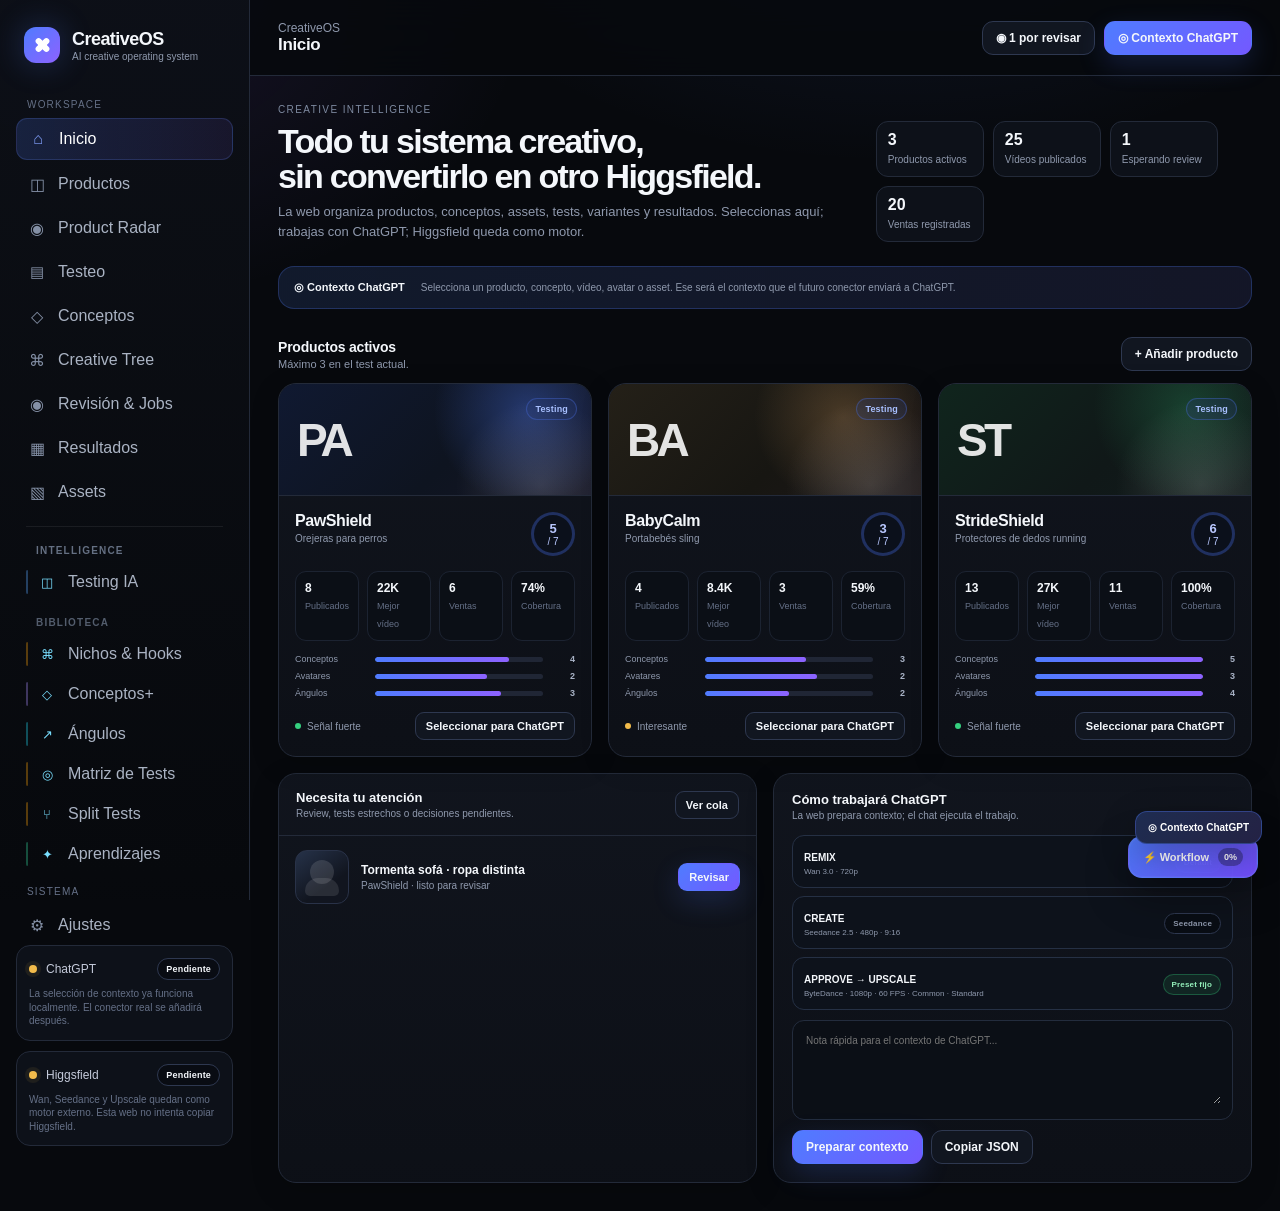
<file: index.html>
<!doctype html>
<html lang="es">
<head>
  <meta charset="utf-8" />
  <meta name="viewport" content="width=device-width, initial-scale=1" />
  <meta name="theme-color" content="#090b10" />
  <meta name="creativeos-build" content="unified-v8-carpillow-5-splits" />
  <title>CreativeOS — AI Creative Operating System</title>
  <style>

:root{
  --bg:#07090d;
  --bg2:#0b0e14;
  --panel:#10141d;
  --panel2:#141925;
  --panel3:#191f2c;
  --line:#232a39;
  --line2:#2e3850;
  --text:#f4f7fb;
  --muted:#8f99ad;
  --muted2:#657087;
  --blue:#4f7cff;
  --blue2:#6aa0ff;
  --violet:#8d62ff;
  --green:#35d07f;
  --yellow:#f2bb4b;
  --red:#ff6476;
  --cyan:#46d4ff;
  --shadow: 0 18px 50px rgba(0,0,0,.36);
  --radius:18px;
  --radius-sm:12px;
}

*{box-sizing:border-box}
html,body{margin:0;min-height:100%;background:
  radial-gradient(1000px 700px at 70% -20%, rgba(79,124,255,.15), transparent 58%),
  radial-gradient(800px 600px at 10% 0%, rgba(141,98,255,.11), transparent 50%),
  var(--bg);color:var(--text);font-family:Inter,ui-sans-serif,-apple-system,BlinkMacSystemFont,"Segoe UI",sans-serif}
button,input,textarea,select{font:inherit}
button{color:inherit}
a{color:inherit}
.app-shell{min-height:100vh;display:grid;grid-template-columns:250px minmax(0,1fr)}
.sidebar{
  position:sticky;top:0;height:100vh;border-right:1px solid var(--line);
  background:linear-gradient(180deg,rgba(13,16,23,.96),rgba(7,9,13,.98));
  padding:22px 16px;display:flex;flex-direction:column;z-index:20
}
.brand{display:flex;align-items:center;gap:12px;padding:5px 8px 24px}
.brand-mark{
  width:36px;height:36px;border-radius:12px;display:grid;place-items:center;
  background:linear-gradient(135deg,var(--blue),var(--violet));box-shadow:0 0 32px rgba(79,124,255,.28);
  position:relative;overflow:hidden
}
.brand-mark:before,.brand-mark:after{content:"";position:absolute;background:#fff;border-radius:9px}
.brand-mark:before{width:17px;height:6px;transform:rotate(45deg)}
.brand-mark:after{width:17px;height:6px;transform:rotate(-45deg)}
.brand-title{font-weight:800;letter-spacing:-.03em;font-size:18px}
.brand-sub{font-size:10px;color:var(--muted);margin-top:1px}
.nav-group-title{font-size:10px;text-transform:uppercase;letter-spacing:.12em;color:var(--muted2);padding:12px 11px 8px}
.nav{display:grid;gap:4px}
.nav-btn{
  width:100%;border:0;background:transparent;text-align:left;display:flex;align-items:center;gap:11px;
  padding:10px 11px;border-radius:11px;color:#aab3c3;cursor:pointer;transition:.15s ease
}
.nav-btn:hover{background:#121722;color:#fff}
.nav-btn.active{background:linear-gradient(90deg,rgba(79,124,255,.18),rgba(141,98,255,.10));color:#fff;border:1px solid rgba(100,137,255,.2)}
.nav-ico{width:20px;height:20px;display:grid;place-items:center;color:#8490a6}
.nav-btn.active .nav-ico{color:#83a2ff}
.sidebar-footer{margin-top:auto;display:grid;gap:10px}
.connection-card{border:1px solid var(--line);background:#0d1119;border-radius:14px;padding:12px}
.connection-row{display:flex;align-items:center;justify-content:space-between;gap:10px}
.dot{width:8px;height:8px;border-radius:99px;background:var(--yellow);box-shadow:0 0 0 4px rgba(242,187,75,.08)}
.dot.green{background:var(--green);box-shadow:0 0 0 4px rgba(53,208,127,.08)}
.dot.red{background:var(--red)}
.connection-label{display:flex;align-items:center;gap:9px;font-size:12px;color:#c4cada}
.connection-note{font-size:10px;color:var(--muted2);margin-top:7px;line-height:1.35}
.main{min-width:0}
.topbar{
  height:76px;border-bottom:1px solid var(--line);display:flex;align-items:center;justify-content:space-between;
  padding:0 28px;position:sticky;top:0;background:rgba(7,9,13,.83);backdrop-filter:blur(18px);z-index:15
}
.top-left{display:flex;align-items:center;gap:12px;min-width:0}
.breadcrumb{color:var(--muted);font-size:12px;white-space:nowrap}
.page-title{font-size:17px;font-weight:700;letter-spacing:-.02em;overflow:hidden;text-overflow:ellipsis;white-space:nowrap}
.top-actions{display:flex;gap:9px;align-items:center}
.btn{
  border:1px solid var(--line2);background:#111620;border-radius:11px;padding:9px 13px;cursor:pointer;
  display:inline-flex;align-items:center;justify-content:center;gap:8px;font-weight:650;font-size:12px;transition:.15s ease
}
.btn:hover{transform:translateY(-1px);border-color:#3c4865;background:#151b28}
.btn.primary{border-color:transparent;background:linear-gradient(135deg,var(--blue),#7359ff);box-shadow:0 10px 28px rgba(79,124,255,.19)}
.btn.primary:hover{filter:brightness(1.08)}
.btn.green{border-color:rgba(53,208,127,.25);background:rgba(53,208,127,.12);color:#a6f1c8}
.btn.danger{border-color:rgba(255,100,118,.24);background:rgba(255,100,118,.09);color:#ffadb7}
.btn.ghost{background:transparent}
.btn.small{padding:7px 10px;border-radius:9px;font-size:11px}
.btn.icon{width:38px;height:38px;padding:0}
.content{padding:28px;max-width:1600px;margin:0 auto}
.hero{
  display:flex;justify-content:space-between;align-items:flex-end;gap:24px;margin-bottom:24px
}
.eyebrow{font-size:10px;text-transform:uppercase;letter-spacing:.14em;color:#7e8aa0;margin-bottom:9px}
.hero h1{font-size:34px;letter-spacing:-.05em;margin:0 0 8px;line-height:1.03}
.hero p{margin:0;color:var(--muted);font-size:13px;max-width:700px;line-height:1.55}
.hero-stats{display:flex;gap:9px;flex-wrap:wrap}
.stat-chip{border:1px solid var(--line);background:#0d1119;border-radius:12px;padding:9px 11px;min-width:108px}
.stat-chip b{display:block;font-size:16px}
.stat-chip span{font-size:10px;color:var(--muted)}
.grid{display:grid;gap:16px}
.grid.cols-3{grid-template-columns:repeat(3,minmax(0,1fr))}
.grid.cols-4{grid-template-columns:repeat(4,minmax(0,1fr))}
.grid.cols-2{grid-template-columns:repeat(2,minmax(0,1fr))}
.card{
  border:1px solid var(--line);background:linear-gradient(180deg,rgba(17,21,30,.95),rgba(13,16,23,.96));
  border-radius:var(--radius);box-shadow:0 8px 28px rgba(0,0,0,.18)
}
.card.pad{padding:18px}
.section-title{display:flex;justify-content:space-between;align-items:center;margin:28px 0 12px}
.section-title h2{font-size:14px;margin:0;letter-spacing:-.015em}
.section-title p{font-size:11px;color:var(--muted);margin:3px 0 0}
.product-card{overflow:hidden;position:relative;min-height:310px;cursor:pointer;transition:.18s ease}
.product-card:hover{transform:translateY(-3px);border-color:#35425f;box-shadow:var(--shadow)}
.product-visual{
  height:112px;position:relative;display:flex;align-items:center;padding:18px;overflow:hidden;border-bottom:1px solid var(--line)
}
.product-visual:after{
  content:"";position:absolute;inset:auto -40px -80px auto;width:180px;height:180px;border-radius:99px;
  background:radial-gradient(circle,rgba(255,255,255,.14),transparent 67%)
}
.visual-paw{background:
  radial-gradient(circle at 80% 25%,rgba(79,124,255,.35),transparent 36%),
  linear-gradient(135deg,#101931,#0e1420 58%,#141525)}
.visual-baby{background:
  radial-gradient(circle at 75% 30%,rgba(255,186,112,.22),transparent 36%),
  linear-gradient(135deg,#242018,#171612 58%,#1d1718)}
.visual-run{background:
  radial-gradient(circle at 80% 22%,rgba(53,208,127,.22),transparent 36%),
  linear-gradient(135deg,#10251d,#101818 58%,#111b1b)}
.product-monogram{font-size:46px;font-weight:900;letter-spacing:-.08em;color:rgba(255,255,255,.88);position:relative;z-index:1}
.product-status{position:absolute;right:14px;top:14px;z-index:2}
.badge{
  display:inline-flex;align-items:center;gap:6px;border:1px solid var(--line2);background:rgba(9,12,18,.74);
  border-radius:999px;padding:5px 8px;font-size:9px;font-weight:750;letter-spacing:.02em
}
.badge.green{color:#94f0bb;border-color:rgba(53,208,127,.3);background:rgba(28,76,53,.35)}
.badge.yellow{color:#f5ce7d;border-color:rgba(242,187,75,.26);background:rgba(86,60,12,.28)}
.badge.red{color:#ffa2ae;border-color:rgba(255,100,118,.26);background:rgba(92,24,35,.28)}
.badge.blue{color:#a9c0ff;border-color:rgba(79,124,255,.3);background:rgba(40,58,111,.28)}
.product-body{padding:16px}
.product-name-row{display:flex;justify-content:space-between;gap:10px;align-items:flex-start}
.product-name{font-size:16px;font-weight:800;letter-spacing:-.025em}
.product-sub{font-size:10px;color:var(--muted);margin-top:3px}
.day-ring{
  min-width:44px;height:44px;border-radius:99px;border:3px solid rgba(79,124,255,.3);display:grid;place-items:center;
  font-size:10px;line-height:1.1;text-align:center;color:#b9c8ff;background:#0b101b
}
.day-ring b{display:block;font-size:13px}
.metrics{display:grid;grid-template-columns:repeat(4,1fr);gap:8px;margin-top:15px}
.metric{padding:9px;background:#0b0f16;border:1px solid #1c2331;border-radius:11px;min-width:0}
.metric b{font-size:12px;display:block;white-space:nowrap;overflow:hidden;text-overflow:ellipsis}
.metric span{font-size:9px;color:var(--muted2)}
.coverage{margin-top:13px}
.cover-row{display:grid;grid-template-columns:72px 1fr 24px;align-items:center;gap:8px;margin-top:7px}
.cover-row span{font-size:9px;color:var(--muted)}
.track{height:5px;background:#202635;border-radius:99px;overflow:hidden}
.fill{height:100%;border-radius:99px;background:linear-gradient(90deg,var(--blue),var(--violet))}
.cover-row b{font-size:9px;text-align:right;color:#a8b2c5}
.product-footer{display:flex;justify-content:space-between;align-items:center;margin-top:14px}
.signal{font-size:10px;color:var(--muted);display:flex;gap:6px;align-items:center}
.mini-dot{width:6px;height:6px;border-radius:50%;background:var(--yellow)}
.mini-dot.green{background:var(--green)}
.mini-dot.red{background:var(--red)}
.panel-head{display:flex;justify-content:space-between;align-items:center;padding:16px 17px;border-bottom:1px solid var(--line)}
.panel-head h3{font-size:13px;margin:0}
.panel-head p{font-size:10px;margin:3px 0 0;color:var(--muted)}
.attention-list{display:grid}
.attention-item{display:flex;gap:12px;align-items:center;padding:14px 16px;border-bottom:1px solid #1d2330}
.attention-item:last-child{border-bottom:0}
.thumb{
  width:54px;height:54px;border-radius:12px;border:1px solid #293248;background:
  linear-gradient(145deg,#263249,#11151f 65%);position:relative;overflow:hidden;flex:0 0 auto
}
.thumb:before{content:"";position:absolute;width:24px;height:24px;border-radius:50%;background:rgba(255,255,255,.12);left:14px;top:9px}
.thumb:after{content:"";position:absolute;width:34px;height:18px;border-radius:16px 16px 6px 6px;background:rgba(255,255,255,.1);left:9px;bottom:7px}
.attention-copy{min-width:0;flex:1}
.attention-copy b{display:block;font-size:12px}
.attention-copy span{display:block;font-size:10px;color:var(--muted);margin-top:3px;white-space:nowrap;overflow:hidden;text-overflow:ellipsis}
.context-bar{
  border:1px solid rgba(79,124,255,.25);background:
  linear-gradient(90deg,rgba(79,124,255,.08),rgba(141,98,255,.06)),#0c111a;
  border-radius:16px;padding:14px 15px;display:flex;align-items:center;gap:12px;flex-wrap:wrap
}
.context-title{font-size:11px;font-weight:800;margin-right:4px;display:flex;align-items:center;gap:8px}
.context-pill{
  border:1px solid #2b3650;background:#111827;border-radius:999px;padding:7px 9px;font-size:10px;color:#cbd5ea;
  display:flex;gap:7px;align-items:center
}
.context-pill .x{color:#758198;cursor:pointer;font-weight:900}
.context-empty{font-size:10px;color:var(--muted)}
.toolbar{display:flex;gap:9px;flex-wrap:wrap;align-items:center;margin-bottom:15px}
.search{
  border:1px solid var(--line2);background:#0d1119;color:#e9eef8;border-radius:11px;padding:10px 12px;min-width:240px;outline:none
}
.search:focus{border-color:#516baf;box-shadow:0 0 0 3px rgba(79,124,255,.09)}
.select{
  border:1px solid var(--line2);background:#0d1119;color:#dfe6f4;border-radius:11px;padding:10px 12px;outline:none
}
.concept-card{padding:0;overflow:hidden;transition:.16s ease}
.concept-card:hover{border-color:#35425e;transform:translateY(-2px)}
.concept-preview{
  height:160px;background:
  linear-gradient(120deg,rgba(79,124,255,.16),rgba(141,98,255,.08)),
  linear-gradient(145deg,#1c2434,#0e121a);position:relative;overflow:hidden
}
.concept-preview .scene{position:absolute;inset:0;display:flex;align-items:flex-end;padding:16px}
.scene-figure{width:42px;height:88px;background:linear-gradient(180deg,#53617d,#253047);border-radius:20px 20px 12px 12px;opacity:.65}
.scene-figure.small{height:68px;margin-left:20px;opacity:.4}
.scene-card{margin-left:auto;width:90px;height:62px;border:1px solid rgba(255,255,255,.18);border-radius:12px;background:rgba(255,255,255,.06)}
.concept-body{padding:15px}
.concept-top{display:flex;justify-content:space-between;gap:10px}
.concept-name{font-size:14px;font-weight:800;letter-spacing:-.02em}
.concept-desc{font-size:10px;color:var(--muted);line-height:1.45;margin:8px 0 12px}
.chips{display:flex;gap:6px;flex-wrap:wrap}
.chip{font-size:9px;border:1px solid #2a3244;background:#0d1118;color:#9ba7bc;border-radius:999px;padding:5px 7px}
.chip.blue{border-color:rgba(79,124,255,.28);color:#aebfff;background:rgba(79,124,255,.08)}
.chip.green{border-color:rgba(53,208,127,.25);color:#94eebb;background:rgba(53,208,127,.07)}
.concept-stats{display:grid;grid-template-columns:repeat(3,1fr);gap:7px;margin:13px 0}
.concept-stat{background:#0c1017;border:1px solid #1e2635;border-radius:10px;padding:8px}
.concept-stat b{font-size:11px;display:block}
.concept-stat span{font-size:8px;color:var(--muted2)}
.card-actions{display:flex;gap:7px;flex-wrap:wrap}
.tabs{display:flex;gap:6px;border-bottom:1px solid var(--line);padding:0 3px;margin-bottom:18px;overflow:auto}
.tab{
  border:0;background:transparent;color:#8f99ac;padding:12px 12px 11px;border-bottom:2px solid transparent;cursor:pointer;font-size:11px;font-weight:700;white-space:nowrap
}
.tab.active{color:#fff;border-color:var(--blue)}
.workspace-head{
  border:1px solid var(--line);border-radius:18px;background:
  linear-gradient(135deg,rgba(79,124,255,.10),transparent 32%),
  #0f131c;padding:18px;display:flex;justify-content:space-between;gap:18px;align-items:flex-start;margin-bottom:18px
}
.workspace-product{display:flex;gap:14px;align-items:center}
.workspace-logo{width:58px;height:58px;border-radius:15px;display:grid;place-items:center;font-size:23px;font-weight:900;background:linear-gradient(135deg,#233258,#161b28);border:1px solid #31405e}
.workspace-copy h1{font-size:22px;margin:0 0 3px;letter-spacing:-.035em}
.workspace-copy p{font-size:10px;color:var(--muted);margin:0}
.workspace-actions{display:flex;gap:8px;flex-wrap:wrap;justify-content:flex-end}
.kpi-grid{display:grid;grid-template-columns:repeat(6,1fr);gap:10px;margin-bottom:16px}
.kpi{padding:14px;background:#0f141d;border:1px solid var(--line);border-radius:14px}
.kpi b{font-size:17px;display:block}
.kpi span{font-size:9px;color:var(--muted);margin-top:4px;display:block}
.test-quality{padding:16px}
.quality-head{display:flex;justify-content:space-between;align-items:center;gap:12px}
.quality-score{font-size:24px;font-weight:900;letter-spacing:-.05em}
.quality-caption{font-size:9px;color:var(--muted)}
.quality-grid{display:grid;grid-template-columns:repeat(3,1fr);gap:9px;margin-top:14px}
.quality-box{background:#0c1017;border:1px solid #202838;border-radius:12px;padding:10px}
.quality-box .bar{height:6px;background:#1f2633;border-radius:99px;margin:8px 0 6px;overflow:hidden}
.quality-box .bar i{display:block;height:100%;background:linear-gradient(90deg,var(--blue),var(--violet));border-radius:99px}
.quality-box b{font-size:11px}
.quality-box span{font-size:9px;color:var(--muted)}
.brief{width:100%;min-height:145px;background:#0c1017;color:#dfe5f1;border:1px solid #252d3e;border-radius:13px;padding:13px;resize:vertical;outline:none;line-height:1.5;font-size:11px}
.brief:focus{border-color:#4a66af}
.asset-grid{display:grid;grid-template-columns:repeat(5,minmax(0,1fr));gap:12px}
.asset-card{border:1px solid var(--line);background:#0e1219;border-radius:14px;overflow:hidden;position:relative}
.asset-preview{height:128px;background:linear-gradient(145deg,#222a3b,#10141c);display:grid;place-items:center;overflow:hidden}
.asset-preview img,.asset-preview video{width:100%;height:100%;object-fit:cover}
.asset-fallback{font-size:30px;font-weight:900;color:#6f7c93}
.asset-meta{padding:10px}
.asset-meta b{font-size:10px;display:block;white-space:nowrap;overflow:hidden;text-overflow:ellipsis}
.asset-meta span{font-size:8px;color:var(--muted);display:block;margin-top:3px}
.asset-check{position:absolute;top:9px;right:9px;width:22px;height:22px;border-radius:99px;border:1px solid #3c465b;background:rgba(7,9,13,.82);display:grid;place-items:center;cursor:pointer;font-size:11px}
.asset-check.selected{background:var(--blue);border-color:var(--blue)}
.avatar-grid{display:grid;grid-template-columns:repeat(4,minmax(0,1fr));gap:12px}
.avatar-card{padding:13px}
.avatar-top{display:flex;gap:11px}
.avatar-face{width:52px;height:52px;border-radius:15px;background:linear-gradient(145deg,#37435b,#171d28);position:relative;overflow:hidden;flex:0 0 auto}
.avatar-face:before{content:"";position:absolute;width:20px;height:20px;border-radius:50%;background:#73819a;left:16px;top:8px}
.avatar-face:after{content:"";position:absolute;width:34px;height:22px;border-radius:20px 20px 8px 8px;background:#55627a;left:9px;bottom:5px}
.avatar-info{min-width:0}
.avatar-info b{font-size:12px;display:block}
.avatar-info span{font-size:9px;color:var(--muted);display:block;margin-top:3px}
.avatar-meta{display:grid;gap:6px;margin-top:11px}
.meta-row{display:flex;justify-content:space-between;gap:8px;font-size:9px}
.meta-row span:first-child{color:var(--muted)}
.meta-row span:last-child{color:#ccd4e4;text-align:right}
.table-wrap{border:1px solid var(--line);border-radius:15px;overflow:auto;background:#0d1118}
table{border-collapse:collapse;width:100%;min-width:880px}
th{font-size:9px;text-transform:uppercase;letter-spacing:.08em;color:#6f7b90;background:#10151e;text-align:left;padding:10px 12px;border-bottom:1px solid var(--line);position:sticky;top:0}
td{font-size:10px;padding:11px 12px;border-bottom:1px solid #1c2330;color:#c7cfdd}
tr:last-child td{border-bottom:0}
tr:hover td{background:#111722}
.inline-input{background:#0a0e14;border:1px solid #273043;color:#e7edf8;border-radius:8px;padding:6px 7px;width:86px}
.switch{position:relative;width:34px;height:19px;border-radius:999px;background:#293043;cursor:pointer;display:inline-block;vertical-align:middle}
.switch:after{content:"";position:absolute;width:13px;height:13px;border-radius:50%;background:#8b96a8;top:3px;left:3px;transition:.15s}
.switch.on{background:rgba(53,208,127,.28)}
.switch.on:after{left:18px;background:#75e5aa}
.tree-shell{padding:20px;overflow:auto;min-height:520px}
.tree{display:flex;align-items:flex-start;gap:58px;min-width:1100px;padding:18px}
.tree-col{display:grid;gap:18px;position:relative}
.tree-col:not(:first-child):before{content:"";position:absolute;width:42px;height:1px;background:#303a50;left:-50px;top:34px}
.tree-node{width:210px;border:1px solid #2a3449;border-radius:14px;background:#111722;padding:12px;position:relative}
.tree-node.root{border-color:#4d65a6;background:linear-gradient(135deg,rgba(79,124,255,.12),#111722)}
.tree-node.best{border-color:rgba(53,208,127,.46);box-shadow:0 0 0 1px rgba(53,208,127,.08)}
.tree-node:before{content:"";position:absolute;left:-18px;top:33px;width:18px;height:1px;background:#303a50}
.tree-col:first-child .tree-node:before{display:none}
.node-title{font-size:11px;font-weight:800}
.node-sub{font-size:9px;color:var(--muted);margin-top:4px}
.node-metrics{display:flex;gap:8px;margin-top:9px;font-size:9px;color:#b6c0d2}
.node-tag{display:inline-flex;margin-top:8px;font-size:8px;border-radius:999px;padding:4px 6px;background:#0b0f16;border:1px solid #293245;color:#91a0b9}
.job-grid{display:grid;grid-template-columns:repeat(2,minmax(0,1fr));gap:14px}
.job-card{padding:14px;display:grid;grid-template-columns:118px 1fr;gap:14px}
.job-preview{height:155px;border-radius:13px;background:
  linear-gradient(160deg,rgba(79,124,255,.16),transparent 42%),
  linear-gradient(145deg,#242d40,#0e1219);position:relative;overflow:hidden;border:1px solid #283147}
.job-preview .play{position:absolute;left:50%;top:50%;transform:translate(-50%,-50%);width:39px;height:39px;border-radius:50%;background:rgba(255,255,255,.09);border:1px solid rgba(255,255,255,.18);display:grid;place-items:center}
.job-copy h3{font-size:13px;margin:2px 0 4px}
.job-copy p{font-size:9px;color:var(--muted);margin:0 0 9px;line-height:1.45}
.job-meta{display:flex;gap:6px;flex-wrap:wrap;margin-bottom:10px}
.job-actions{display:flex;gap:7px;flex-wrap:wrap}
.progress{height:7px;border-radius:99px;background:#202636;overflow:hidden;margin:10px 0}
.progress i{display:block;height:100%;background:linear-gradient(90deg,var(--blue),var(--violet))}
.review-note{font-size:9px;color:#c9d3e6;background:#0c1017;border:1px solid #20283a;border-radius:10px;padding:8px;margin:9px 0}
.empty{
  border:1px dashed #2a3346;border-radius:16px;padding:28px;text-align:center;color:var(--muted);
  background:linear-gradient(180deg,rgba(19,24,34,.5),rgba(10,13,18,.45))
}
.empty b{display:block;color:#dce3ef;font-size:12px;margin-bottom:5px}
.empty span{font-size:10px}
.form-grid{display:grid;grid-template-columns:1fr 1fr;gap:12px}
.field{display:grid;gap:6px}
.field.full{grid-column:1/-1}
.field label{font-size:9px;color:#93a0b5;text-transform:uppercase;letter-spacing:.06em}
.field input,.field textarea,.field select{
  width:100%;background:#0c1017;border:1px solid #273043;border-radius:10px;padding:10px;color:#e7edf8;outline:none;font-size:11px
}
.field textarea{min-height:90px;resize:vertical}
.field input:focus,.field textarea:focus,.field select:focus{border-color:#4c67b0}
.modal-backdrop{position:fixed;inset:0;background:rgba(2,4,8,.72);backdrop-filter:blur(8px);display:grid;place-items:center;z-index:100;padding:20px}
.modal{width:min(720px,100%);max-height:90vh;overflow:auto;background:#0e1219;border:1px solid #2a3448;border-radius:20px;box-shadow:0 30px 90px rgba(0,0,0,.6)}
.modal-head{display:flex;justify-content:space-between;align-items:flex-start;padding:18px;border-bottom:1px solid var(--line)}
.modal-head h3{font-size:15px;margin:0}
.modal-head p{font-size:10px;color:var(--muted);margin:4px 0 0}
.modal-body{padding:18px}
.modal-foot{padding:14px 18px;border-top:1px solid var(--line);display:flex;justify-content:flex-end;gap:8px}
.close{border:0;background:transparent;color:#8995aa;font-size:18px;cursor:pointer}
.feedback-chips{display:flex;gap:7px;flex-wrap:wrap;margin-bottom:12px}
.feedback-chip{border:1px solid #293246;background:#0c1017;border-radius:999px;padding:7px 9px;font-size:9px;cursor:pointer;color:#aeb9cb}
.feedback-chip.active{border-color:#536db5;background:rgba(79,124,255,.12);color:#d7e1ff}
.toast-wrap{position:fixed;right:20px;bottom:20px;display:grid;gap:9px;z-index:200}
.toast{background:#121823;border:1px solid #2b3549;border-radius:12px;padding:11px 13px;box-shadow:var(--shadow);font-size:10px;color:#dce4f2;min-width:230px}
.split{display:grid;grid-template-columns:minmax(0,1.6fr) minmax(320px,.7fr);gap:16px}
.side-panel{position:sticky;top:96px;align-self:start}
.chat-context-card{padding:15px}
.chat-context-card h3{font-size:13px;margin:0 0 4px}
.chat-context-card p{font-size:9px;color:var(--muted);line-height:1.5;margin:0 0 12px}
.context-list{display:grid;gap:7px}
.context-row{border:1px solid #222b3d;background:#0b0f16;border-radius:10px;padding:9px}
.context-row span{display:block;font-size:8px;text-transform:uppercase;letter-spacing:.07em;color:#6f7b91;margin-bottom:4px}
.context-row b{font-size:10px;display:block}
.note-box{border:1px solid #232c3d;background:#0b0f16;border-radius:12px;padding:11px;margin-top:10px}
.note-box textarea{width:100%;min-height:72px;background:transparent;border:0;color:#dce4f2;outline:none;resize:vertical;font-size:10px;line-height:1.45}
.status-line{display:flex;gap:8px;align-items:center;font-size:9px;color:var(--muted)}
.model-preset{border:1px solid #253044;background:#0d121b;border-radius:12px;padding:11px;display:flex;justify-content:space-between;gap:12px;align-items:center}
.model-preset b{font-size:10px}
.model-preset span{font-size:8px;color:var(--muted);display:block;margin-top:2px}
.lock-grid{display:grid;grid-template-columns:repeat(2,1fr);gap:8px;margin-top:10px}
.lock-item{border:1px solid #253044;background:#0b0f16;border-radius:10px;padding:9px;display:flex;justify-content:space-between;gap:8px;align-items:center;font-size:9px}
.mobile-menu{display:none}

/* Assets workspace — product → category → file */
.assets-shell{display:grid;grid-template-columns:230px minmax(0,1fr) 300px;gap:14px;align-items:start}
.assets-side,.assets-context{border:1px solid var(--line);background:linear-gradient(180deg,#10151e,#0c1017);border-radius:16px;padding:14px;position:sticky;top:96px;max-height:calc(100vh - 125px);overflow:auto}
.assets-side-title{font-size:9px;text-transform:uppercase;letter-spacing:.12em;color:var(--muted2);margin:4px 5px 9px}
.assets-nav{display:grid;gap:5px;margin-bottom:16px}
.assets-nav-btn{width:100%;border:1px solid transparent;background:transparent;color:#a4aec0;border-radius:10px;padding:9px 10px;display:flex;align-items:center;justify-content:space-between;gap:10px;cursor:pointer;text-align:left;font-size:10px}
.assets-nav-btn:hover{background:#131924;border-color:#222c3d;color:#fff}
.assets-nav-btn.active{background:linear-gradient(90deg,rgba(79,124,255,.18),rgba(141,98,255,.08));border-color:rgba(79,124,255,.28);color:#fff}
.assets-nav-main{display:flex;gap:8px;align-items:center;min-width:0}.assets-nav-main span:last-child{white-space:nowrap;overflow:hidden;text-overflow:ellipsis}
.assets-count{font-size:8px;color:#8490a6;border:1px solid #2a3448;background:#0b0f16;border-radius:999px;padding:3px 6px;flex:0 0 auto}
.assets-center{min-width:0}
.assets-top{display:flex;justify-content:space-between;align-items:flex-end;gap:14px;margin-bottom:12px}
.assets-top h2{font-size:16px;margin:0 0 4px}.assets-top p{margin:0;color:var(--muted);font-size:10px}
.assets-search{width:100%;border:1px solid var(--line2);background:#0d1119;color:#e9eef8;border-radius:11px;padding:10px 12px;outline:none;margin-bottom:12px}
.assets-search:focus{border-color:#516baf;box-shadow:0 0 0 3px rgba(79,124,255,.09)}
.assets-center .asset-grid{grid-template-columns:repeat(3,minmax(0,1fr))}
.assets-center .asset-preview{height:165px}
.assets-context h3{font-size:13px;margin:2px 0 12px}
.assets-context-row{border-top:1px solid var(--line);padding:11px 0}.assets-context-row:first-of-type{border-top:0}
.assets-context-label{font-size:8px;text-transform:uppercase;letter-spacing:.1em;color:var(--muted2);margin-bottom:5px}
.assets-context-value{font-size:10px;color:#d8dfed;line-height:1.45}
.assets-selected-list{display:grid;gap:6px}.assets-selected-item{border:1px solid #273149;background:#0b0f16;border-radius:9px;padding:7px 8px;font-size:9px;color:#c9d3e6}
.assets-empty{border:1px dashed #2b3549;border-radius:15px;padding:34px 20px;text-align:center;color:var(--muted);background:#0c1017;grid-column:1/-1}.assets-empty b{display:block;color:#dce3ef;font-size:11px;margin-bottom:5px}.assets-empty span{font-size:9px}
@media(max-width:1200px){.assets-shell{grid-template-columns:210px minmax(0,1fr)}.assets-context{grid-column:1/-1;position:static;max-height:none}.assets-center .asset-grid{grid-template-columns:repeat(3,minmax(0,1fr))}}
@media(max-width:850px){.assets-shell{grid-template-columns:1fr}.assets-side,.assets-context{position:static;max-height:none}.assets-center .asset-grid{grid-template-columns:repeat(2,minmax(0,1fr))}}
@media(max-width:520px){.assets-center .asset-grid{grid-template-columns:1fr}}

@media(max-width:1200px){
  .grid.cols-3{grid-template-columns:repeat(2,minmax(0,1fr))}
  .grid.cols-4{grid-template-columns:repeat(2,minmax(0,1fr))}
  .kpi-grid{grid-template-columns:repeat(3,1fr)}
  .asset-grid{grid-template-columns:repeat(3,1fr)}
  .avatar-grid{grid-template-columns:repeat(3,1fr)}
  .split{grid-template-columns:1fr}
  .side-panel{position:static}
}
@media(max-width:850px){
  .app-shell{grid-template-columns:1fr}
  .sidebar{position:fixed;left:-270px;width:250px;transition:.2s;box-shadow:var(--shadow)}
  .sidebar.open{left:0}
  .mobile-menu{display:inline-flex}
  .topbar{padding:0 15px}
  .content{padding:18px 14px}
  .hero{align-items:flex-start;flex-direction:column}
  .hero h1{font-size:29px}
  .grid.cols-3,.grid.cols-2,.grid.cols-4{grid-template-columns:1fr}
  .job-grid{grid-template-columns:1fr}
  .asset-grid{grid-template-columns:repeat(2,1fr)}
  .avatar-grid{grid-template-columns:repeat(2,1fr)}
  .workspace-head{flex-direction:column}
  .workspace-actions{justify-content:flex-start}
  .kpi-grid{grid-template-columns:repeat(2,1fr)}
  .quality-grid{grid-template-columns:1fr}
  .form-grid{grid-template-columns:1fr}
  .field.full{grid-column:auto}
}
@media(max-width:520px){
  .asset-grid,.avatar-grid{grid-template-columns:1fr}
  .job-card{grid-template-columns:1fr}
  .job-preview{height:190px}
  .metrics{grid-template-columns:repeat(2,1fr)}
  .top-actions .hide-mobile{display:none}
}

</style>
  <link rel="stylesheet" href="./creativeos-enhancements.css?v=3" />
  <link rel="stylesheet" href="./creativeos-ux-v4.css?v=1" />
  <link rel="stylesheet" href="./creativeos-intelligence.css?v=2" />
  <link rel="stylesheet" href="./creativeos-intelligence-v3.css?v=1" />
  <link rel="stylesheet" href="./creativeos-product-lens.css?v=1" />
  <link rel="stylesheet" href="./creativeos-matrix-v2.css?v=1" />
  <link rel="stylesheet" href="./creativeos-winner-splits.css?v=5" />
  <link rel="stylesheet" href="./creativeos-intelligence-crud.css?v=2" />
  <script src="./creativeos-product-set-migration.js?v=1"></script>
  <script src="./creativeos-cloud.js?v=2"></script>
  <script src="./creativeos-media-upload.js?v=1"></script>
</head>
<body>
  <div id="app"></div>
  <input id="hiddenFileInput" type="file" accept="image/*,video/*" multiple hidden />
  <script>

(() => {
  const STORAGE_KEY = "creativeos_local_v3";
  const now = () => new Date().toISOString();

  const seed = {
    version: 3,
    ui: { route: "home", productTab: "overview", openProductId: null, conceptFilter: "Todos", search: "", sidebarOpen:false },
    settings: {
      higgsfieldConnected: false,
      chatgptConnected: false,
      remixDefault: "Wan 3.0 · 720p",
      createDefault: "Seedance 2.5 · 480p · 9:16",
      upscale: "ByteDance · 1080p · 60 FPS · Common · Standard"
    },
    context: {
      productId: null, conceptId: null, videoId: null, avatarId: null, assetIds: [],
      mode: null, instruction: "",
      locks: {camera:true, actions:true, product:false, background:false}
    },
    products: [
      {
        id:"pawshield", name:"PawShield", label:"Orejeras para perros", status:"Testing", day:5, testMax:7,
        published:8, conceptsTested:4, avatarsTested:2, anglesTested:3, views:32700, comments:284, sales:6, bestViews:21600,
        accent:"paw", brief:"Problema principal: estrés con fuegos artificiales, tormentas y ruidos fuertes. Producto acolchado que cubre orejas y cabeza. No prometer eliminación total del ruido. Contenido orgánico: miedo → colocación → calma/sueño. Priorizar escenas domésticas naturales y producto protagonista.",
        assets:[
          {id:"pa1",name:"Producto frontal",type:"Producto",src:null},
          {id:"pa2",name:"Producto puesto",type:"Producto en uso",src:null},
          {id:"pa3",name:"Packaging",type:"Packaging",src:null},
          {id:"pa4",name:"Sofá lluvia",type:"Fondo",src:null},
          {id:"pa5",name:"Salón natural",type:"Ambiente",src:null}
        ],
        avatars:[
          {id:"avp1",name:"Dueña 28",age:"28",segment:"Dueños de perros sensibles al ruido",angle:"Calma durante fuegos y tormentas",role:"Propietaria / demostración"},
          {id:"avp2",name:"Dueño 42",age:"42",segment:"Familias con perro nervioso",angle:"Dormir tranquilo en casa",role:"Propietario / autoridad cotidiana"}
        ]
      },
      {
        id:"babycalm", name:"BabyCalm", label:"Portabebés sling", status:"Testing", day:3, testMax:7,
        published:4, conceptsTested:3, avatarsTested:2, anglesTested:2, views:12300, comments:91, sales:3, bestViews:8400,
        accent:"baby", brief:"Portabebés gris, bebé pequeño y recogido, buen soporte de espalda y piernas, hebilla visible. Escenas validadas: supermercado, aeropuerto, terraza con amiga. Mostrar comodidad y manos libres sin exagerar seguridad médica.",
        assets:[
          {id:"ba1",name:"Sling gris",type:"Producto",src:null},
          {id:"ba2",name:"Producto puesto",type:"Producto en uso",src:null},
          {id:"ba3",name:"Supermercado",type:"Ambiente",src:null},
          {id:"ba4",name:"Aeropuerto",type:"Ambiente",src:null}
        ],
        avatars:[
          {id:"avb1",name:"Madre 27",age:"27",segment:"Madres con bebé pequeño",angle:"Manos libres fuera de casa",role:"Madre / uso cotidiano"},
          {id:"avb2",name:"Madre viajera 31",age:"31",segment:"Padres que viajan",angle:"Moverse por aeropuerto con bebé",role:"Madre / viaje"}
        ]
      },
      {
        id:"strideshield", name:"StrideShield", label:"Protectores de dedos running", status:"Testing", day:6, testMax:7,
        published:13, conceptsTested:5, avatarsTested:3, anglesTested:4, views:59800, comments:421, sales:11, bestViews:27400,
        accent:"run", brief:"Protectores de dedos para running, pista y trail. Enfoques: molestias/rozaduras, protección en carrera, regalo para corredor. Evitar claims médicos de curación. Hook visual guardado: dos runners en tienda deportiva, botella de agua accidental y paneo rápido.",
        assets:[
          {id:"sa1",name:"Protector frontal",type:"Producto",src:null},
          {id:"sa2",name:"Protector puesto",type:"Producto en uso",src:null},
          {id:"sa3",name:"Pista atletismo",type:"Ambiente",src:null},
          {id:"sa4",name:"Tienda running",type:"Ambiente",src:null}
        ],
        avatars:[
          {id:"avs1",name:"Runner hombre 24",age:"24",segment:"Runners urbanos",angle:"Proteger dedos durante carrera",role:"Runner / demostración"},
          {id:"avs2",name:"Runner mujer 26",age:"26",segment:"Corredores de pista",angle:"Rozaduras y comodidad",role:"Runner / prueba"},
          {id:"avs3",name:"Trail runner 34",age:"34",segment:"Trail running",angle:"Protección en terreno exigente",role:"Trail / outdoor"}
        ]
      }
    ],
    concepts:[
      {id:"c1",name:"Desmayo en tienda",category:"Global",desc:"Hook social: dos personas reaccionan de forma exagerada a algo fuera de plano; paneo rápido para revelar producto/acción.",source:"Vídeo viral guardado",uses:6,bestViews:74000,avgViews:21800,tags:["Hook social","Paneo","Reveal"]},
      {id:"c2",name:"Bolsa se rompe",category:"Pets",desc:"Objeto cotidiano falla con un sonido fuerte, activa el problema y conduce directamente a la demostración del producto.",source:"Referencia botas perro",uses:4,bestViews:21600,avgViews:11200,tags:["Problema→solución","SFX","Demostración"]},
      {id:"c3",name:"Regalo durante actividad",category:"Gift",desc:"Persona concentrada en una actividad cotidiana recibe el producto como sorpresa. El regalo interrumpe la rutina de forma orgánica.",source:"Concepto guardado",uses:3,bestViews:15800,avgViews:9700,tags:["Regalo","UGC","Interrupción"]},
      {id:"c4",name:"Problema → colocación → calma",category:"Pets",desc:"Mostrar ansiedad o molestia, colocar el producto claramente y cerrar con una escena de calma/payoff.",source:"PawShield winner",uses:7,bestViews:21600,avgViews:14300,tags:["PAS","Producto en uso","Payoff"]},
      {id:"c5",name:"Tienda running + botella",category:"Sport",desc:"Dos runners miran sorprendidos; botella lanza agua accidentalmente; reacción cómica y paneo rápido al reveal.",source:"Hook StrideShield",uses:2,bestViews:27400,avgViews:19400,tags:["Comedy","Sport","Reveal"]},
      {id:"c6",name:"Aeropuerto manos libres",category:"Babies",desc:"Madre con maleta y documentos; el producto resuelve fricción de viaje y mantiene al bebé recogido.",source:"BabyCalm scene",uses:3,bestViews:8400,avgViews:6100,tags:["Travel","Lifestyle","Hands-free"]}
    ],
    videos:[
      {id:"v1",productId:"pawshield",title:"Tormenta sofá V1",conceptId:"c4",avatarId:"avp1",angle:"Calma con tormentas",published:true,views:21600,comments:194,sales:4,parentId:null,variation:"Original winner",createdAt:now()},
      {id:"v2",productId:"pawshield",title:"Fondo salón V2",conceptId:"c4",avatarId:"avp1",angle:"Calma con tormentas",published:true,views:8100,comments:63,sales:1,parentId:"v1",variation:"Pilar · Fondo",createdAt:now()},
      {id:"v3",productId:"pawshield",title:"Avatar dueño V3",conceptId:"c4",avatarId:"avp2",angle:"Dormir tranquilo",published:true,views:12400,comments:98,sales:2,parentId:"v1",variation:"Avatar",createdAt:now()},
      {id:"v4",productId:"strideshield",title:"Tienda running V1",conceptId:"c5",avatarId:"avs1",angle:"Protección running",published:true,views:27400,comments:233,sales:7,parentId:null,variation:"Original winner",createdAt:now()},
      {id:"v5",productId:"strideshield",title:"Trail avatar V2",conceptId:"c5",avatarId:"avs3",angle:"Trail",published:true,views:16800,comments:118,sales:3,parentId:"v4",variation:"Avatar",createdAt:now()},
      {id:"v6",productId:"babycalm",title:"Aeropuerto V1",conceptId:"c6",avatarId:"avb2",angle:"Viaje manos libres",published:true,views:8400,comments:61,sales:2,parentId:null,variation:"Original",createdAt:now()}
    ],
    jobs:[
      {id:"j1",productId:"pawshield",mode:"Remix",model:"Wan 3.0 · 720p",status:"review",progress:100,conceptId:"c4",avatarId:"avp1",version:2,title:"Tormenta sofá · ropa distinta",note:"Cambio mínimo de ropa y detalles de fondo. Mantener acciones y cámara.",feedback:"",createdAt:now()},
      {id:"j2",productId:"strideshield",mode:"Remix",model:"Wan 3.0 · 720p",status:"generating",progress:68,conceptId:"c5",avatarId:"avs3",version:1,title:"Tienda running · trail avatar",note:"Mantener estructura del hook; adaptar avatar a trail.",feedback:"",createdAt:now()},
      {id:"j3",productId:"babycalm",mode:"Create",model:"Seedance 2.5 · 480p",status:"queued",progress:12,conceptId:"c6",avatarId:"avb1",version:1,title:"Supermercado manos libres",note:"Escena orgánica, bebé pequeño, sling gris, hebilla visible.",feedback:"",createdAt:now()}
    ]
  };

  const clone = o => JSON.parse(JSON.stringify(o));
  let state = load();

  function load(){
    try{
      const raw = localStorage.getItem(STORAGE_KEY);
      if(!raw) return clone(seed);
      const saved = JSON.parse(raw);
      return {...clone(seed), ...saved, ui:{...clone(seed.ui), ...(saved.ui||{})}, context:{...clone(seed.context), ...(saved.context||{})}};
    }catch(e){ return clone(seed); }
  }
  function save(){ localStorage.setItem(STORAGE_KEY, JSON.stringify(state)); }
  function uid(prefix){ return prefix + Math.random().toString(36).slice(2,8); }
  function fmt(n){
    n=Number(n||0);
    if(n>=1000000) return (n/1000000).toFixed(n>=10000000?0:1).replace(".0","")+"M";
    if(n>=1000) return (n/1000).toFixed(n>=10000?0:1).replace(".0","")+"K";
    return String(n);
  }
  const esc = s => String(s??"").replace(/[&<>"']/g,m=>({"&":"&amp;","<":"&lt;",">":"&gt;",'"':"&quot;","'":"&#039;"}[m]));
  const product = id => state.products.find(x=>x.id===id);
  const concept = id => state.concepts.find(x=>x.id===id);
  const video = id => state.videos.find(x=>x.id===id);
  function avatarById(id){
    for(const p of state.products){ const a=(p.avatars||[]).find(x=>x.id===id); if(a) return a; }
    return null;
  }
  function coverageScore(p){
    const c=Math.min(p.conceptsTested/5,1), a=Math.min(p.avatarsTested/3,1), g=Math.min(p.anglesTested/4,1);
    return Math.round((c+a+g)/3*100);
  }
  function testSignal(p){
    if(p.bestViews>=20000 || p.sales>=5) return {label:"Señal fuerte",cls:"green"};
    if(p.bestViews>=5000 || p.sales>0) return {label:"Interesante",cls:""};
    if(p.day>=7 && coverageScore(p)>=80) return {label:"Descartable",cls:"red"};
    return {label:"Aún sin señal",cls:""};
  }
  function statusBadge(status){
    const map={Testing:"blue",Winner:"green",Paused:"yellow",Discarded:"red",Preparing:""};
    return `<span class="badge ${map[status]||""}">${esc(status)}</span>`;
  }
  function icon(name){
    const icons={
      home:"⌂", products:"◫", concepts:"◇", tree:"⌘", review:"◉", results:"▦", assets:"▧", settings:"⚙",
      plus:"+", context:"◎", edit:"✎", chevron:"›", upload:"↑", play:"▶", check:"✓", retry:"↻", close:"×"
    };
    return icons[name]||"•";
  }
  function navItem(route,label,ico){
    return `<button class="nav-btn ${state.ui.route===route?'active':''}" data-route="${route}">
      <span class="nav-ico">${icon(ico)}</span><span>${label}</span>
    </button>`;
  }
  function contextItems(){
    const out=[];
    if(state.context.productId){ const p=product(state.context.productId); if(p) out.push({type:"Producto",name:p.name,key:"productId"}); }
    if(state.context.conceptId){ const c=concept(state.context.conceptId); if(c) out.push({type:"Concepto",name:c.name,key:"conceptId"}); }
    if(state.context.videoId){ const v=video(state.context.videoId); if(v) out.push({type:"Vídeo",name:v.title,key:"videoId"}); }
    if(state.context.avatarId){ const a=avatarById(state.context.avatarId); if(a) out.push({type:"Avatar",name:a.name,key:"avatarId"}); }
    for(const aid of state.context.assetIds||[]){
      let found=null; for(const p of state.products){ found=(p.assets||[]).find(a=>a.id===aid); if(found) break; }
      if(found) out.push({type:"Asset",name:found.name,key:"asset",assetId:aid});
    }
    return out;
  }
  function contextStrip(){
    const items=contextItems();
    return `<div class="context-bar">
      <div class="context-title">${icon("context")} Contexto ChatGPT</div>
      ${items.length?items.map(i=>`<div class="context-pill"><span>${esc(i.type)} · ${esc(i.name)}</span><span class="x" data-context-remove="${i.key}" ${i.assetId?`data-asset-id="${i.assetId}"`:""}>×</span></div>`).join(""):`<div class="context-empty">Selecciona un producto, concepto, vídeo, avatar o asset. Ese será el contexto que el futuro conector enviará a ChatGPT.</div>`}
      <div style="margin-left:auto;display:flex;gap:7px">
        ${items.length?`<button class="btn small" data-action="copy-context">Copiar contexto</button><button class="btn small ghost" data-action="clear-context">Limpiar</button>`:""}
      </div>
    </div>`;
  }

  function shell(inner,title,breadcrumb="CreativeOS"){
    return `<div class="app-shell">
      <aside class="sidebar ${state.ui.sidebarOpen?'open':''}">
        <div class="brand">
          <div class="brand-mark"></div>
          <div><div class="brand-title">CreativeOS</div><div class="brand-sub">AI creative operating system</div></div>
        </div>
        <div class="nav-group-title">Workspace</div>
        <div class="nav">
          ${navItem("home","Inicio","home")}
          ${navItem("products","Productos","products")}
          ${navItem("concepts","Conceptos","concepts")}
          ${navItem("tree","Creative Tree","tree")}
          ${navItem("review","Revisión & Jobs","review")}
          ${navItem("results","Resultados","results")}
          ${navItem("assets","Assets","assets")}
        </div>
        <div class="nav-group-title">Sistema</div>
        <div class="nav">${navItem("settings","Ajustes","settings")}</div>
        <div class="sidebar-footer">
          <div class="connection-card">
            <div class="connection-row"><div class="connection-label"><span class="dot ${state.settings.chatgptConnected?'green':''}"></span>ChatGPT</div><span class="badge">${state.settings.chatgptConnected?'Conectado':'Pendiente'}</span></div>
            <div class="connection-note">La selección de contexto ya funciona localmente. El conector real se añadirá después.</div>
          </div>
          <div class="connection-card">
            <div class="connection-row"><div class="connection-label"><span class="dot ${state.settings.higgsfieldConnected?'green':''}"></span>Higgsfield</div><span class="badge">${state.settings.higgsfieldConnected?'Conectado':'Pendiente'}</span></div>
            <div class="connection-note">Wan, Seedance y Upscale quedan como motor externo. Esta web no intenta copiar Higgsfield.</div>
          </div>
        </div>
      </aside>
      <main class="main">
        <header class="topbar">
          <div class="top-left">
            <button class="btn icon mobile-menu" data-action="toggle-sidebar">☰</button>
            <div><div class="breadcrumb">${esc(breadcrumb)}</div><div class="page-title">${esc(title)}</div></div>
          </div>
          <div class="top-actions">
            <button class="btn hide-mobile" data-route="review">${icon("review")} ${state.jobs.filter(j=>j.status==="review").length} por revisar</button>
            <button class="btn primary" data-action="open-context">${icon("context")} Contexto ChatGPT</button>
          </div>
        </header>
        <div class="content">${inner}</div>
      </main>
      <div class="toast-wrap" id="toasts"></div>
      <div id="modalRoot"></div>
    </div>`;
  }

  function activeProducts(){ return state.products.slice(0,3); }
  function productCard(p){
    const sig=testSignal(p), score=coverageScore(p);
    return `<div class="card product-card" data-open-product="${p.id}">
      <div class="product-visual visual-${p.accent}">
        <div class="product-monogram">${esc(p.name.slice(0,2).toUpperCase())}</div>
        <div class="product-status">${statusBadge(p.status)}</div>
      </div>
      <div class="product-body">
        <div class="product-name-row">
          <div><div class="product-name">${esc(p.name)}</div><div class="product-sub">${esc(p.label)}</div></div>
          <div class="day-ring"><div><b>${p.day}</b>/ ${p.testMax}</div></div>
        </div>
        <div class="metrics">
          <div class="metric"><b>${p.published}</b><span>Publicados</span></div>
          <div class="metric"><b>${fmt(p.bestViews)}</b><span>Mejor vídeo</span></div>
          <div class="metric"><b>${p.sales}</b><span>Ventas</span></div>
          <div class="metric"><b>${score}%</b><span>Cobertura</span></div>
        </div>
        <div class="coverage">
          ${cover("Conceptos",p.conceptsTested,5)}
          ${cover("Avatares",p.avatarsTested,3)}
          ${cover("Ángulos",p.anglesTested,4)}
        </div>
        <div class="product-footer">
          <div class="signal"><span class="mini-dot ${sig.cls}"></span>${sig.label}</div>
          <button class="btn small" data-select-product="${p.id}" onclick="event.stopPropagation()">Seleccionar para ChatGPT</button>
        </div>
      </div>
    </div>`;
  }
  function cover(label,n,target){
    const pct=Math.min(n/target*100,100);
    return `<div class="cover-row"><span>${label}</span><div class="track"><div class="fill" style="width:${pct}%"></div></div><b>${n}</b></div>`;
  }

  function homePage(){
    const totalPub=activeProducts().reduce((a,p)=>a+p.published,0);
    const totalSales=activeProducts().reduce((a,p)=>a+p.sales,0);
    const review=state.jobs.filter(j=>j.status==="review");
    const weak=activeProducts().filter(p=>p.day>=5 && coverageScore(p)<70);
    const attention=[
      ...review.map(j=>({kind:"review",title:j.title,sub:`${product(j.productId)?.name||""} · listo para revisar`,job:j})),
      ...weak.map(p=>({kind:"coverage",title:`Test incompleto · ${p.name}`,sub:`Día ${p.day}/${p.testMax} · cobertura ${coverageScore(p)}%`,product:p}))
    ].slice(0,5);
    return shell(`
      <div class="hero">
        <div><div class="eyebrow">Creative intelligence</div><h1>Todo tu sistema creativo,<br>sin convertirlo en otro Higgsfield.</h1>
        <p>La web organiza productos, conceptos, assets, tests, variantes y resultados. Seleccionas aquí; trabajas con ChatGPT; Higgsfield queda como motor.</p></div>
        <div class="hero-stats">
          <div class="stat-chip"><b>3</b><span>Productos activos</span></div>
          <div class="stat-chip"><b>${totalPub}</b><span>Vídeos publicados</span></div>
          <div class="stat-chip"><b>${review.length}</b><span>Esperando review</span></div>
          <div class="stat-chip"><b>${totalSales}</b><span>Ventas registradas</span></div>
        </div>
      </div>
      ${contextStrip()}
      <div class="section-title"><div><h2>Productos activos</h2><p>Máximo 3 en el test actual.</p></div><button class="btn" data-action="add-product">${icon("plus")} Añadir producto</button></div>
      <div class="grid cols-3">${activeProducts().map(productCard).join("")}</div>
      <div class="grid cols-2" style="margin-top:16px">
        <div class="card">
          <div class="panel-head"><div><h3>Necesita tu atención</h3><p>Review, tests estrechos o decisiones pendientes.</p></div><button class="btn small" data-route="review">Ver cola</button></div>
          <div class="attention-list">
            ${attention.length?attention.map(x=>`<div class="attention-item">
              <div class="thumb"></div>
              <div class="attention-copy"><b>${esc(x.title)}</b><span>${esc(x.sub)}</span></div>
              ${x.kind==="review"?`<button class="btn small primary" data-review-job="${x.job.id}">Revisar</button>`:`<button class="btn small" data-open-product="${x.product.id}">Abrir</button>`}
            </div>`).join(""):`<div class="empty" style="margin:16px"><b>Todo limpio</b><span>No hay nada urgente.</span></div>`}
          </div>
        </div>
        <div class="card pad">
          <div class="panel-head" style="padding:0 0 14px;border:0"><div><h3>Cómo trabajará ChatGPT</h3><p>La web prepara contexto; el chat ejecuta el trabajo.</p></div></div>
          <div class="model-preset"><div><b>REMIX</b><span>${esc(state.settings.remixDefault)}</span></div><span class="badge blue">Default</span></div>
          <div class="model-preset" style="margin-top:8px"><div><b>CREATE</b><span>${esc(state.settings.createDefault)}</span></div><span class="badge">Seedance</span></div>
          <div class="model-preset" style="margin-top:8px"><div><b>APPROVE → UPSCALE</b><span>${esc(state.settings.upscale)}</span></div><span class="badge green">Preset fijo</span></div>
          <div class="note-box"><textarea id="homeContextInstruction" placeholder="Nota rápida para el contexto de ChatGPT...">${esc(state.context.instruction||"")}</textarea></div>
          <div style="display:flex;gap:8px;margin-top:10px"><button class="btn primary" data-action="prepare-chatgpt">Preparar contexto</button><button class="btn" data-action="copy-context">Copiar JSON</button></div>
        </div>
      </div>
    `,"Inicio");
  }

  function productsPage(){
    return shell(`
      <div class="hero"><div><div class="eyebrow">Testing workspace</div><h1>Productos</h1><p>El día importa, pero la calidad del test depende de cuántos creativos publicados, conceptos, avatares y ángulos hayas probado.</p></div>
      <button class="btn primary" data-action="add-product">${icon("plus")} Nuevo producto</button></div>
      ${contextStrip()}
      <div class="section-title"><div><h2>Activos</h2><p>Tres productos simultáneos.</p></div></div>
      <div class="grid cols-3">${activeProducts().map(productCard).join("")}</div>
      ${state.products.length>3?`<div class="section-title"><div><h2>Otros productos</h2></div></div><div class="grid cols-3">${state.products.slice(3).map(productCard).join("")}</div>`:""}
    `,"Productos");
  }

  function conceptsPage(){
    const cats=["Todos",...Array.from(new Set(state.concepts.map(c=>c.category)))];
    let list=state.concepts.filter(c=>{
      const q=(state.ui.search||"").toLowerCase();
      const hit=!q || (c.name+" "+c.desc+" "+c.tags.join(" ")).toLowerCase().includes(q);
      const cat=state.ui.conceptFilter==="Todos" || c.category===state.ui.conceptFilter;
      return hit&&cat;
    });
    return shell(`
      <div class="hero"><div><div class="eyebrow">Reusable intelligence</div><h1>Biblioteca de conceptos</h1><p>Conceptos globales reutilizables. Guarda la estructura, hook, acciones, categoría, fuente y rendimiento; no los encierres dentro de un único producto.</p></div>
      <button class="btn primary" data-action="add-concept">${icon("plus")} Nuevo concepto</button></div>
      ${contextStrip()}
      <div class="toolbar">
        <input class="search" id="conceptSearch" placeholder="Buscar concepto, hook, acción..." value="${esc(state.ui.search||"")}" />
        <select class="select" id="conceptFilter">${cats.map(c=>`<option ${state.ui.conceptFilter===c?'selected':''}>${esc(c)}</option>`).join("")}</select>
        <span class="badge">${list.length} conceptos</span>
      </div>
      <div class="grid cols-3">
        ${list.map(c=>`<div class="card concept-card">
          <div class="concept-preview"><div class="scene"><div class="scene-figure"></div><div class="scene-figure small"></div><div class="scene-card"></div></div></div>
          <div class="concept-body">
            <div class="concept-top"><div><div class="concept-name">${esc(c.name)}</div><div class="product-sub">${esc(c.category)} · ${esc(c.source)}</div></div><span class="badge">${c.uses} usos</span></div>
            <div class="concept-desc">${esc(c.desc)}</div>
            <div class="chips">${c.tags.map(t=>`<span class="chip">${esc(t)}</span>`).join("")}</div>
            <div class="concept-stats"><div class="concept-stat"><b>${fmt(c.bestViews)}</b><span>Mejor</span></div><div class="concept-stat"><b>${fmt(c.avgViews)}</b><span>Media</span></div><div class="concept-stat"><b>${c.uses}</b><span>Tests</span></div></div>
            <div class="card-actions"><button class="btn small primary" data-select-concept="${c.id}">Seleccionar para ChatGPT</button><button class="btn small" data-action="concept-detail" data-id="${c.id}">Ver ficha</button></div>
          </div>
        </div>`).join("")}
      </div>
    `,"Conceptos");
  }

  function productWorkspace(p){
    const score=coverageScore(p), sig=testSignal(p);
    const tabs=["overview","assets","avatars","videos","concepts","angles"];
    const labels={overview:"Resumen",assets:"Assets",avatars:"Avatares",videos:"Vídeos publicados",concepts:"Conceptos probados",angles:"Ángulos de venta"};
    return shell(`
      <div class="workspace-head">
        <div class="workspace-product"><div class="workspace-logo">${esc(p.name.slice(0,2).toUpperCase())}</div><div class="workspace-copy"><h1>${esc(p.name)}</h1><p>${esc(p.label)} · Día ${p.day}/${p.testMax} · ${p.published} creativos publicados</p></div></div>
        <div class="workspace-actions"><button class="btn" data-select-product="${p.id}">Seleccionar para ChatGPT</button><button class="btn" data-action="edit-product" data-id="${p.id}">${icon("edit")} Métricas</button><button class="btn primary" data-route="tree" data-tree-product="${p.id}">Creative Tree</button></div>
      </div>
      ${contextStrip()}
      <div class="kpi-grid">
        ${kpi(p.published,"Vídeos publicados")}
        ${kpi(fmt(p.views),"Views acumuladas")}
        ${kpi(p.comments,"Comentarios")}
        ${kpi(p.sales,"Ventas")}
        ${kpi(fmt(p.bestViews),"Mejor vídeo")}
        ${kpi(score+"%","Cobertura creativa")}
      </div>
      <div class="tabs">${tabs.map(t=>`<button class="tab ${state.ui.productTab===t?'active':''}" data-product-tab="${t}">${labels[t]}</button>`).join("")}</div>
      ${productTabContent(p,state.ui.productTab,sig,score)}
    `,p.name,"Productos / Workspace");
  }
  function kpi(v,l){ return `<div class="kpi"><b>${esc(v)}</b><span>${esc(l)}</span></div>`; }

  function productTabContent(p,tab,sig,score){
    if(tab==="assets"){
      return `<div class="section-title"><div><h2>Assets del producto</h2><p>Producto, producto en uso, packaging, ropa, fondos y ambientes.</p></div><button class="btn primary" data-action="upload-asset" data-product-id="${p.id}">${icon("upload")} Añadir asset</button></div>
      ${assetGrid(p.assets,p.id)}`;
    }
    if(tab==="avatars"){
      return `<div class="section-title"><div><h2>Avatares / segmentos</h2><p>El avatar no es solo una cara: guarda función, edad, segmento y ángulo.</p></div><button class="btn primary" data-action="add-avatar" data-product-id="${p.id}">${icon("plus")} Nuevo avatar</button></div>
      <div class="avatar-grid">${p.avatars.map(a=>avatarCard(a,p.id)).join("")}</div>`;
    }
    if(tab==="videos"){
      const list=state.videos.filter(v=>v.productId===p.id && v.published);
      return `<div class="section-title"><div><h2>Creativos publicados</h2><p>Solo un vídeo publicado cuenta como unidad de test. Los intentos de generación no.</p></div><button class="btn" data-action="add-published" data-product-id="${p.id}">${icon("plus")} Registrar publicado</button></div>
      ${videoTable(list)}`;
    }
    if(tab==="angles"){
      const list=(p.salesAngles||[]);
      const statusClass=x=>x==="Ganador"?"green":x==="Prometedor"?"blue":x==="Flojo"||x==="Descartado"?"red":"yellow";
      return `<div class="section-title"><div><h2>Ángulos de venta probados</h2><p>Guarda qué ángulos has testeado y qué lectura sacaste. No hace falta mezclar aquí views o comentarios.</p></div><button class="btn primary" data-action="add-sales-angle" data-product-id="${p.id}">${icon("plus")} Añadir ángulo</button></div>
      ${list.length?`<div class="grid cols-3">${list.map(a=>`<div class="card pad"><div style="display:flex;justify-content:space-between;gap:10px;align-items:flex-start"><div class="concept-name">${esc(a.title||"Ángulo sin título")}</div><span class="badge ${statusClass(a.status)}">${esc(a.status||"En prueba")}</span></div><div class="concept-desc">${esc(a.note||"Sin notas todavía.")}</div><div class="chips"><span class="chip">${Number(a.tests||0)} test${Number(a.tests||0)===1?'':'s'}</span>${a.lastTest?`<span class="chip">Último · ${esc(a.lastTest)}</span>`:""}</div><div class="card-actions" style="margin-top:12px"><button class="btn small primary" data-action="use-sales-angle" data-angle="${esc(a.title||"")}">Usar en ChatGPT</button><button class="btn small" data-action="edit-sales-angle" data-product-id="${p.id}" data-angle-id="${a.id}">Editar</button><button class="btn small danger" data-action="delete-sales-angle" data-product-id="${p.id}" data-angle-id="${a.id}">Eliminar</button></div></div>`).join("")}</div>`:`<div class="empty"><b>Aún no has guardado ángulos de venta</b><span>Añade los que ya hayas testeado. Cuando un vídeo publicado lleve un ángulo nuevo, CreativeOS también podrá incorporarlo automáticamente.</span></div>`}`;
    }
    if(tab==="concepts"){
      const publishedIds=state.videos.filter(v=>v.productId===p.id && v.published).map(v=>v.conceptId).filter(Boolean);
      const ids=[...new Set([...(p.testedConceptIds||[]),...publishedIds])];
      const list=ids.map(id=>concept(id)).filter(Boolean);
      return `<div class="section-title"><div><h2>Conceptos probados</h2><p>${list.length} concepto${list.length===1?'':'s'} guardado${list.length===1?'':'s'} como parte del test de ${esc(p.name)}.</p></div><div style="display:flex;gap:8px"><button class="btn primary" data-action="add-tested-concept" data-product-id="${p.id}">${icon("plus")} Añadir concepto probado</button><button class="btn" data-route="concepts">Biblioteca global</button></div></div>
      ${list.length?`<div class="grid cols-3">${list.map(c=>{const used=state.videos.filter(v=>v.productId===p.id&&v.published&&v.conceptId===c.id).length;return `<div class="card pad"><div style="display:flex;justify-content:space-between;gap:10px"><div class="concept-name">${esc(c.name)}</div>${used?`<span class="badge green">${used} publicado${used===1?'':'s'}</span>`:`<span class="badge">Manual</span>`}</div><div class="concept-desc">${esc(c.desc||"Sin descripción")}</div><div class="chips">${(c.tags||[]).map(t=>`<span class="chip">${esc(t)}</span>`).join("")}</div><div class="card-actions" style="margin-top:12px"><button class="btn small primary" data-select-concept="${c.id}">Seleccionar</button><button class="btn small" data-action="concept-detail" data-id="${c.id}">Editar ficha</button><button class="btn small danger" data-action="unlink-tested-concept" data-product-id="${p.id}" data-concept-id="${c.id}">Quitar del test</button></div></div>`}).join("")}</div>`:`<div class="empty"><b>Aún no hay conceptos probados</b><span>Puedes añadir uno existente o crear uno nuevo desde este mismo producto.</span></div>`}`;
    }
    return `<div class="split">
      <div>
        <div class="grid cols-2">
          <div class="card test-quality">
            <div class="quality-head"><div><div class="eyebrow" style="margin:0 0 4px">Test quality</div><div class="quality-score">${score}%</div><div class="quality-caption">Cobertura creativa estimada</div></div><div class="signal"><span class="mini-dot ${sig.cls}"></span>${sig.label}</div></div>
            <div class="quality-grid">
              ${qualityBox("Conceptos",p.conceptsTested,5)}
              ${qualityBox("Avatares",p.avatarsTested,3)}
              ${qualityBox("Ángulos",p.anglesTested,4)}
            </div>
          </div>
          <div class="card pad">
            <div class="panel-head" style="padding:0 0 12px;border:0"><div><h3>Lectura del test</h3><p>No se decide únicamente por días.</p></div></div>
            <div class="review-note">${testAdvice(p)}</div>
            <div class="chips"><span class="chip blue">Día ${p.day}/${p.testMax}</span><span class="chip">${p.published} publicados</span><span class="chip">${p.sales} ventas</span><span class="chip">${fmt(p.bestViews)} mejor vídeo</span></div>
          </div>
        </div>
        <div class="section-title"><div><h2>Creative Brief</h2><p>Notas persistentes que ChatGPT podrá consultar antes de crear.</p></div><span class="badge green">Autosave local</span></div>
        <textarea class="brief" id="brief-${p.id}" data-brief-product="${p.id}">${esc(p.brief||"")}</textarea>
      </div>
      <div class="side-panel">
        ${chatContextPanel(p)}
      </div>
    </div>`;
  }
  function qualityBox(label,n,target){
    const pct=Math.min(n/target*100,100);
    return `<div class="quality-box"><b>${label} · ${n}</b><div class="bar"><i style="width:${pct}%"></i></div><span>${pct>=100?"Cobertura amplia":"Aún puedes diversificar"}</span></div>`;
  }
  function testAdvice(p){
    const score=coverageScore(p);
    if(p.day>=7 && score>=80 && p.bestViews<5000 && p.sales===0) return "Test amplio y sin señal clara: candidato fuerte a descartar, pero nunca de forma automática.";
    if(p.day>=5 && score<65) return `Llevas ${p.day} días, pero el test sigue estrecho. Antes de concluir, aumenta diversidad de conceptos, avatares o ángulos.`;
    if(p.bestViews>=20000 || p.sales>=5) return "Hay señal suficiente para explotar el mejor descendiente: pilares pequeños, cambio de avatar, ángulo o concepto.";
    if(p.bestViews>=5000) return "Hay interés. Empieza variantes del ganador sin abandonar por completo la exploración.";
    return "Todavía no hay señal suficiente. Sigue publicando creativos distintos y evita juzgar únicamente por el día del test.";
  }
  function chatContextPanel(p){
    const selected = contextItems();
    return `<div class="card chat-context-card">
      <h3>Contexto para ChatGPT</h3>
      <p>Selecciona referencias aquí. La web no genera por sí misma: prepara exactamente qué debe usar ChatGPT.</p>
      <div class="context-list">
        <div class="context-row"><span>Producto activo</span><b>${state.context.productId===p.id?esc(p.name):"No seleccionado"}</b></div>
        <div class="context-row"><span>Concepto</span><b>${state.context.conceptId?esc(concept(state.context.conceptId)?.name||"—"):"—"}</b></div>
        <div class="context-row"><span>Vídeo referencia</span><b>${state.context.videoId?esc(video(state.context.videoId)?.title||"—"):"—"}</b></div>
        <div class="context-row"><span>Avatar</span><b>${state.context.avatarId?esc(avatarById(state.context.avatarId)?.name||"—"):"—"}</b></div>
        <div class="context-row"><span>Assets</span><b>${(state.context.assetIds||[]).length} seleccionados</b></div>
      </div>
      <div class="note-box"><textarea id="contextInstruction" placeholder="Ej: cambia solo ropa y pequeños detalles de fondo. Mantén cámara y acciones.">${esc(state.context.instruction||"")}</textarea></div>
      <div class="lock-grid">
        ${lockItem("camera","Mantener cámara")}
        ${lockItem("actions","Mantener acciones")}
        ${lockItem("product","Bloquear producto")}
        ${lockItem("background","Bloquear fondo")}
      </div>
      <div style="display:grid;gap:8px;margin-top:10px">
        <button class="btn primary" data-action="prepare-remix">Preparar REMIX</button>
        <button class="btn" data-action="prepare-create">Preparar CREATE</button>
      </div>
    </div>`;
  }
  function lockItem(key,label){
    return `<div class="lock-item"><span>${label}</span><span class="switch ${state.context.locks?.[key]?'on':''}" data-lock="${key}"></span></div>`;
  }
  function assetGrid(assets,pid){
    if(!assets?.length) return `<div class="empty"><b>Sin assets</b><span>Sube producto, producto en uso, packaging, avatares, ropa o fondos.</span></div>`;
    return `<div class="asset-grid">${assets.map(a=>{
      const sel=(state.context.assetIds||[]).includes(a.id);
      const media=a.src? (a.src.startsWith("data:video")?`<video src="${a.src}" muted></video>`:`<img src="${a.src}" alt="">`) : `<div class="asset-fallback">${esc(a.type.slice(0,1))}</div>`;
      return `<div class="asset-card">
        <div class="asset-preview">${media}</div>
        <div class="asset-check ${sel?'selected':''}" data-select-asset="${a.id}" data-product-id="${pid}">${sel?'✓':'+'}</div>
        <div class="asset-meta"><b>${esc(a.name)}</b><span>${esc(a.type)}</span></div>
        <div class="card-actions" style="padding:0 10px 10px"><button class="btn small danger" data-action="delete-asset" data-product-id="${pid}" data-asset-id="${a.id}">Eliminar</button></div>
      </div>`;
    }).join("")}</div>`;
  }
  function avatarCard(a,pid){
    const sel=state.context.avatarId===a.id;
    return `<div class="card avatar-card">
      <div class="avatar-top"><div class="avatar-face"></div><div class="avatar-info"><b>${esc(a.name)}</b><span>${esc(a.segment)}</span></div></div>
      <div class="avatar-meta">
        <div class="meta-row"><span>Edad</span><span>${esc(a.age)}</span></div>
        <div class="meta-row"><span>Función</span><span>${esc(a.role)}</span></div>
        <div class="meta-row"><span>Ángulo</span><span>${esc(a.angle)}</span></div>
      </div>
      <div class="card-actions" style="margin-top:11px"><button class="btn small ${sel?'green':'primary'}" data-select-avatar="${a.id}" data-product-id="${pid}">${sel?'Seleccionado ✓':'Seleccionar para ChatGPT'}</button><button class="btn small danger" data-action="delete-avatar" data-product-id="${pid}" data-avatar-id="${a.id}">Eliminar</button></div>
    </div>`;
  }
  function videoTable(list){
    if(!list.length) return `<div class="empty"><b>Aún no hay creativos publicados</b><span>Los intentos de generación no cuentan como test hasta que publiques el vídeo.</span></div>`;
    return `<div class="table-wrap"><table><thead><tr><th>Vídeo</th><th>Concepto</th><th>Avatar</th><th>Variación</th><th>Views</th><th>Comentarios</th><th>Ventas</th><th>Contexto</th></tr></thead><tbody>
      ${list.map(v=>`<tr><td><b>${esc(v.title)}</b></td><td>${esc(concept(v.conceptId)?.name||"—")}</td><td>${esc(avatarById(v.avatarId)?.name||v.avatarName||"—")}</td><td>${esc(v.variation||"—")}</td>
      <td><input class="inline-input" data-video-metric="${v.id}" data-field="views" value="${v.views}"></td><td><input class="inline-input" data-video-metric="${v.id}" data-field="comments" value="${v.comments}"></td><td><input class="inline-input" data-video-metric="${v.id}" data-field="sales" value="${v.sales}"></td>
      <td><button class="btn small" data-select-video="${v.id}">Seleccionar</button></td></tr>`).join("")}
    </tbody></table></div>`;
  }

  function assetsPage(){
    const categories=[
      ["Producto","Producto"],["Producto en uso","Producto en uso"],["Packaging","Packaging"],
      ["Avatar","Avatar"],["Ropa","Ropa"],["Fondo","Fondo"],["Ambiente","Ambiente"]
    ];
    const activePid=state.ui.assetsProductId || state.context.productId || state.products[0]?.id;
    const p=product(activePid) || state.products[0];
    if(!p) return shell(`<div class="empty"><b>Sin productos</b><span>Crea un producto antes de guardar referencias.</span></div>`,"Assets");
    const activeCat=state.ui.assetsCategory || categories[0][0];
    const query=(state.ui.assetSearch||"").trim().toLowerCase();
    const allAssets=state.products.flatMap(prod=>(prod.assets||[]).map(a=>({...a,productId:prod.id,productName:prod.name})));
    let shown=(p.assets||[]).filter(a=>a.type===activeCat);
    if(query){
      shown=allAssets.filter(a=>[a.name,a.type,a.productName].join(" ").toLowerCase().includes(query));
    }
    const selected=(state.context.assetIds||[]).map(id=>allAssets.find(a=>a.id===id)).filter(Boolean);
    const assetCards=shown.length?shown.map(a=>{
      const sel=(state.context.assetIds||[]).includes(a.id);
      const media=a.src?(a.src.startsWith("data:video")?`<video src="${a.src}" muted></video>`:`<img src="${a.src}" alt="">`):`<div class="asset-fallback">${esc((a.type||"A").slice(0,1))}</div>`;
      return `<div class="asset-card">
        <div class="asset-preview">${media}</div>
        <div class="asset-check ${sel?'selected':''}" data-select-asset="${a.id}" data-product-id="${a.productId||p.id}">${sel?'✓':'+'}</div>
        <div class="asset-meta"><b>${esc(a.name)}</b><span>${query?esc(a.productName)+" · ":""}${esc(a.type)}</span></div>
        <div class="card-actions" style="padding:0 10px 10px"><button class="btn small danger" data-action="delete-asset" data-product-id="${a.productId||p.id}" data-asset-id="${a.id}">Eliminar</button></div>
      </div>`;
    }).join(""):`<div class="assets-empty"><b>${query?'No hay resultados':'Esta categoría está vacía'}</b><span>${query?'Prueba otra búsqueda.':'Añade la primera referencia de este tipo para '+esc(p.name)+'.'}</span></div>`;
    return shell(`
      <div class="hero"><div><div class="eyebrow">Reference library</div><h1>Assets</h1><p>Producto → categoría → archivo. Cada referencia queda ordenada dentro de su producto y puede añadirse al contexto de ChatGPT.</p></div><button class="btn primary" data-action="upload-asset" data-product-id="${p.id}">${icon("upload")} Añadir asset</button></div>
      ${contextStrip()}
      <div style="height:14px"></div>
      <div class="assets-shell">
        <aside class="assets-side">
          <div class="assets-side-title">Productos</div>
          <div class="assets-nav">${state.products.map(prod=>`<button class="assets-nav-btn ${prod.id===p.id?'active':''}" data-action="assets-pick-product" data-product-id="${prod.id}"><span class="assets-nav-main"><span>◫</span><span>${esc(prod.name)}</span></span><span class="assets-count">${(prod.assets||[]).length}</span></button>`).join("")}</div>
          <div class="assets-side-title">Categorías</div>
          <div class="assets-nav">${categories.map(([key,label])=>`<button class="assets-nav-btn ${!query&&key===activeCat?'active':''}" data-action="assets-pick-category" data-category="${esc(key)}"><span class="assets-nav-main"><span>${key==="Producto"?'◆':key==="Producto en uso"?'◈':key==="Packaging"?'▣':key==="Avatar"?'●':key==="Ropa"?'◇':key==="Fondo"?'▤':'▧'}</span><span>${esc(label)}</span></span><span class="assets-count">${(p.assets||[]).filter(a=>a.type===key).length}</span></button>`).join("")}</div>
        </aside>
        <section class="assets-center">
          <input class="assets-search" id="assetGlobalSearch" value="${esc(state.ui.assetSearch||"")}" placeholder="Buscar asset por nombre, producto o categoría...">
          <div class="assets-top"><div><h2>${query?'Resultados de búsqueda':esc(p.name)+' · '+esc(activeCat)}</h2><p>${shown.length} archivo${shown.length===1?'':'s'}${query?' en toda la biblioteca':' en esta categoría'}</p></div><button class="btn" data-action="upload-asset" data-product-id="${p.id}">${icon("plus")} Añadir</button></div>
          <div class="asset-grid">${assetCards}</div>
        </section>
        <aside class="assets-context">
          <h3>Contexto ChatGPT</h3>
          <div class="assets-context-row"><div class="assets-context-label">Producto</div><div class="assets-context-value">${esc(product(state.context.productId)?.name||p.name)}</div></div>
          <div class="assets-context-row"><div class="assets-context-label">Concepto</div><div class="assets-context-value">${esc(concept(state.context.conceptId)?.name||"Ninguno")}</div></div>
          <div class="assets-context-row"><div class="assets-context-label">Avatar</div><div class="assets-context-value">${esc(avatarById(state.context.avatarId)?.name||"Ninguno")}</div></div>
          <div class="assets-context-row"><div class="assets-context-label">Assets seleccionados</div><div class="assets-selected-list">${selected.length?selected.map(a=>`<div class="assets-selected-item">${esc(a.name)} · ${esc(a.productName)}</div>`).join(""):`<div class="assets-context-value">Ninguno</div>`}</div></div>
          <button class="btn primary" style="width:100%;margin-top:8px" data-action="copy-context">Copiar contexto completo</button>
          <button class="btn ghost" style="width:100%;margin-top:7px" data-action="clear-context">Limpiar selección</button>
        </aside>
      </div>
    `,"Assets");
  }

  function treePage(){
    const pid=state.ui.treeProductId || state.context.productId || activeProducts()[0]?.id;
    const p=product(pid)||activeProducts()[0];
    const roots=state.videos.filter(v=>v.productId===p.id && !v.parentId);
    const descendants=root=>state.videos.filter(v=>v.productId===p.id && v.parentId===root.id);
    return shell(`
      <div class="hero"><div><div class="eyebrow">Winner exploitation</div><h1>Creative Tree</h1><p>Visualiza de dónde sale cada variante y ramifica desde el descendiente que realmente funciona mejor.</p></div>
      <select class="select" id="treeProduct">${state.products.map(x=>`<option value="${x.id}" ${x.id===p.id?'selected':''}>${esc(x.name)}</option>`).join("")}</select></div>
      ${contextStrip()}
      <div class="card tree-shell">
        <div class="tree">
          <div class="tree-col">${roots.map(r=>treeNode(r,true)).join("")||`<div class="empty"><b>Sin raíz publicada</b><span>Registra un creativo publicado para empezar el árbol.</span></div>`}</div>
          <div class="tree-col">${roots.flatMap(r=>descendants(r)).map(v=>treeNode(v,false)).join("")}</div>
          <div class="tree-col">${state.videos.filter(v=>v.productId===p.id && v.parentId && state.videos.some(x=>x.parentId===v.id)).flatMap(v=>state.videos.filter(x=>x.parentId===v.id)).map(v=>treeNode(v,false)).join("")}</div>
        </div>
      </div>
      <div class="section-title"><div><h2>Explotar ganador</h2><p>No genera automáticamente. Define qué eje quieres cambiar y lo añade al contexto de ChatGPT.</p></div></div>
      <div class="grid cols-4">
        ${exploitCard("Pilar","Cambios mínimos de fondo, ropa, iluminación o detalles visuales.","pillar")}
        ${exploitCard("Avatar","Cambiar segmento/persona manteniendo la estructura ganadora.","avatar")}
        ${exploitCard("Ángulo de venta","Cambiar la razón de compra sin perder el hook/estructura.","angle")}
        ${exploitCard("Concepto","Mover el producto a otro concepto manteniendo aprendizajes del ganador.","concept")}
      </div>
    `,"Creative Tree");
  }
  function treeNode(v,root){
    const best=v.views>=20000||v.sales>=5;
    return `<div class="tree-node ${root?'root':''} ${best?'best':''}">
      <div class="node-title">${esc(v.title)}</div><div class="node-sub">${esc(v.variation||"Original")}</div>
      <div class="node-metrics"><span>${fmt(v.views)} views</span><span>${v.sales} ventas</span></div>
      <div class="node-tag">${esc(concept(v.conceptId)?.name||"Sin concepto")}</div>
      <div class="card-actions" style="margin-top:9px"><button class="btn small" data-select-video="${v.id}">Usar rama</button></div>
    </div>`;
  }
  function exploitCard(title,desc,type){
    return `<div class="card pad"><div class="concept-name">${title}</div><div class="concept-desc">${desc}</div><button class="btn small primary" data-exploit="${type}">Añadir al contexto</button></div>`;
  }

  function reviewPage(){
    const jobs=[...state.jobs].sort((a,b)=>({review:0,generating:1,queued:2,approved:3}[a.status]??9)-({review:0,generating:1,queued:2,approved:3}[b.status]??9));
    return shell(`
      <div class="hero"><div><div class="eyebrow">Generation workflow</div><h1>Revisión & Jobs</h1><p>Los jobs son intentos de generación, no unidades de test. Aquí revisas, corriges, reintentas y apruebas antes de publicar.</p></div>
      <div class="hero-stats"><div class="stat-chip"><b>${jobs.filter(j=>j.status==="review").length}</b><span>Review</span></div><div class="stat-chip"><b>${jobs.filter(j=>j.status==="generating").length}</b><span>Generando</span></div><div class="stat-chip"><b>${jobs.filter(j=>j.status==="approved").length}</b><span>Aprobados</span></div></div></div>
      ${contextStrip()}
      <div class="job-grid">${jobs.map(jobCard).join("")}</div>
    `,"Revisión & Jobs");
  }
  function jobCard(j){
    const p=product(j.productId);
    const statusMap={review:["Listo para review","yellow"],generating:["Generando","blue"],queued:["En cola",""],approved:["Aprobado / upscale","green"],error:["Error","red"]};
    const st=statusMap[j.status]||[j.status,""];
    return `<div class="card job-card">
      <div class="job-preview"><div class="play">${icon("play")}</div></div>
      <div class="job-copy">
        <div style="display:flex;justify-content:space-between;gap:10px"><div><span class="badge ${st[1]}">${st[0]}</span><h3>${esc(j.title)}</h3></div><span class="badge">V${j.version}</span></div>
        <p>${esc(p?.name||"")} · ${esc(j.mode)} · ${esc(j.model)}</p>
        <div class="job-meta"><span class="chip">${esc(concept(j.conceptId)?.name||"Sin concepto")}</span><span class="chip">${esc(avatarById(j.avatarId)?.name||j.avatarName||"Sin avatar")}</span></div>
        ${j.status==="generating"||j.status==="queued"?`<div class="progress"><i style="width:${j.progress}%"></i></div><div class="status-line">${j.progress}% · puedes seguir trabajando en otro producto mientras termina.</div>`:""}
        ${j.note?`<div class="review-note">${esc(j.note)}</div>`:""}
        ${j.feedback?`<div class="review-note"><b>Último feedback:</b> ${esc(j.feedback)}</div>`:""}
        <div class="job-actions">
          ${j.status==="review"?`<button class="btn small green" data-approve-job="${j.id}">${icon("check")} Aprobar + upscale</button><button class="btn small" data-retry-job="${j.id}">${icon("retry")} Reintentar</button><button class="btn small" data-select-job-context="${j.id}">Usar contexto</button>`:""}
          ${j.status==="approved"?`<span class="badge green">${esc(state.settings.upscale)}</span><button class="btn small" data-action="mark-published" data-job-id="${j.id}">Marcar publicado</button>`:""}
        </div>
      </div>
    </div>`;
  }

  function resultsPage(){
    return shell(`
      <div class="hero"><div><div class="eyebrow">Published performance</div><h1>Resultados</h1><p>Views, comentarios y ventas pertenecen a creativos publicados. Edita métricas directamente; el sistema mantiene la genealogía creativa.</p></div></div>
      ${contextStrip()}
      ${videoTable(state.videos)}
    `,"Resultados");
  }

  function settingsPage(){
    return shell(`
      <div class="hero"><div><div class="eyebrow">System design</div><h1>Ajustes</h1><p>Presets y conexiones. De momento todo funciona localmente; estas tarjetas dejan claro qué se conectará después.</p></div></div>
      <div class="grid cols-2">
        <div class="card pad"><div class="panel-head" style="padding:0 0 14px;border:0"><div><h3>Modelos predeterminados</h3><p>Editables sin cambiar la estructura de la app.</p></div></div>
          <div class="field"><label>REMIX</label><input id="set-remix" value="${esc(state.settings.remixDefault)}"></div>
          <div class="field" style="margin-top:10px"><label>CREATE</label><input id="set-create" value="${esc(state.settings.createDefault)}"></div>
          <div class="field" style="margin-top:10px"><label>UPSCALE</label><input id="set-upscale" value="${esc(state.settings.upscale)}"></div>
          <button class="btn primary" style="margin-top:12px" data-action="save-settings">Guardar</button>
        </div>
        <div class="card pad"><div class="panel-head" style="padding:0 0 14px;border:0"><div><h3>Conexiones</h3><p>Estado conceptual de la arquitectura.</p></div></div>
          <div class="model-preset"><div><b>ChatGPT Connector</b><span>Leer selección, consultar productos/conceptos y crear acciones.</span></div><span class="badge yellow">Pendiente</span></div>
          <div class="model-preset" style="margin-top:8px"><div><b>Higgsfield</b><span>Wan 3.0, Seedance 2.5, Genjutsu y ByteDance Upscale.</span></div><span class="badge yellow">Pendiente</span></div>
          <div class="model-preset" style="margin-top:8px"><div><b>ChatCut</b><span>Primera integración después del flujo de generación.</span></div><span class="badge">Después</span></div>
        </div>
        <div class="card pad"><div class="panel-head" style="padding:0 0 14px;border:0"><div><h3>Datos locales</h3><p>Esta versión guarda todo en tu navegador.</p></div></div>
          <div class="review-note">Puedes probar, añadir conceptos, assets, avatares, métricas y feedback. Nada sale de tu navegador en esta versión.</div>
          <div class="card-actions"><button class="btn" data-action="export-data">Exportar JSON</button><button class="btn danger" data-action="reset-data">Restaurar demo</button></div>
        </div>
      </div>
    `,"Ajustes");
  }

  function render(){
    let html="";
    if(state.ui.openProductId){
      const p=product(state.ui.openProductId);
      if(p) html=productWorkspace(p); else state.ui.openProductId=null;
    }
    if(!html){
      const route=state.ui.route;
      html = route==="products"?productsPage()
        : route==="concepts"?conceptsPage()
        : route==="tree"?treePage()
        : route==="review"?reviewPage()
        : route==="results"?resultsPage()
        : route==="assets"?assetsPage()
        : route==="settings"?settingsPage()
        : homePage();
    }
    document.getElementById("app").innerHTML=html;
    bindDynamicInputs();
  }

  function bindDynamicInputs(){
    const brief=document.querySelector("[data-brief-product]");
    if(brief) brief.addEventListener("input",e=>{ const p=product(e.target.dataset.briefProduct); if(p){p.brief=e.target.value;save();}});
    const ci=document.getElementById("contextInstruction");
    if(ci) ci.addEventListener("input",e=>{state.context.instruction=e.target.value;save();});
    const hi=document.getElementById("homeContextInstruction");
    if(hi) hi.addEventListener("input",e=>{state.context.instruction=e.target.value;save();});
    const cs=document.getElementById("conceptSearch");
    if(cs) cs.addEventListener("input",e=>{state.ui.search=e.target.value;save();render();setTimeout(()=>document.getElementById("conceptSearch")?.focus(),0);});
    const cf=document.getElementById("conceptFilter");
    if(cf) cf.addEventListener("change",e=>{state.ui.conceptFilter=e.target.value;save();render();});
    const ags=document.getElementById("assetGlobalSearch");
    if(ags) ags.addEventListener("input",e=>{state.ui.assetSearch=e.target.value;save();render();setTimeout(()=>{const x=document.getElementById("assetGlobalSearch");if(x){x.focus();x.setSelectionRange(x.value.length,x.value.length);}},0);});
    const tp=document.getElementById("treeProduct");
    if(tp) tp.addEventListener("change",e=>{state.ui.treeProductId=e.target.value;save();render();});
    document.querySelectorAll("[data-video-metric]").forEach(el=>el.addEventListener("change",e=>{
      const v=video(e.target.dataset.videoMetric); if(v){ v[e.target.dataset.field]=Number(e.target.value)||0; recalcProduct(v.productId); save(); toast("Métrica actualizada");}
    }));
  }

  function recalcProduct(pid){
    const p=product(pid); if(!p) return;
    const vs=state.videos.filter(v=>v.productId===pid && v.published);
    p.published=vs.length;
    p.views=vs.reduce((a,v)=>a+Number(v.views||0),0);
    p.comments=vs.reduce((a,v)=>a+Number(v.comments||0),0);
    p.sales=vs.reduce((a,v)=>a+Number(v.sales||0),0);
    p.bestViews=vs.reduce((a,v)=>Math.max(a,Number(v.views||0)),0);
    p.testedConceptIds=[...new Set([...(p.testedConceptIds||[]),...vs.map(v=>v.conceptId).filter(Boolean)])];
    p.conceptsTested=p.testedConceptIds.length;
    p.avatarsTested=new Set(vs.map(v=>v.avatarId||v.avatarName).filter(Boolean)).size;
    p.salesAngles=p.salesAngles||[];
    p.hiddenSalesAngleTitles=p.hiddenSalesAngleTitles||[];
    const angleCounts=new Map();
    vs.forEach(v=>{const title=String(v.angle||"").trim();if(title)angleCounts.set(title,(angleCounts.get(title)||0)+1)});
    angleCounts.forEach((count,title)=>{
      if(p.hiddenSalesAngleTitles.includes(title))return;
      let item=p.salesAngles.find(a=>String(a.title||"").trim().toLowerCase()===title.toLowerCase());
      if(!item){item={id:uid("ang"),title,status:"En prueba",tests:count,note:"Añadido automáticamente desde un vídeo publicado.",lastTest:""};p.salesAngles.push(item)}
      else item.tests=Math.max(Number(item.tests||0),count);
    });
    p.anglesTested=p.salesAngles.length;
  }

  function route(r){
    state.ui.route=r; state.ui.openProductId=null; state.ui.sidebarOpen=false; save(); render();
  }
  function selectProduct(id){
    state.context.productId=id;
    const p=product(id);
    if(state.context.avatarId && !(p?.avatars||[]).some(a=>a.id===state.context.avatarId)) state.context.avatarId=null;
    state.ui.openProductId=id; save(); render(); toast(`${p?.name||"Producto"} añadido al contexto`);
  }
  function toggleAsset(id){
    const arr=state.context.assetIds||(state.context.assetIds=[]);
    const i=arr.indexOf(id); if(i>=0) arr.splice(i,1); else arr.push(id);
    save(); render();
  }
  function copyContext(){
    const payload=buildContextPayload();
    navigator.clipboard?.writeText(JSON.stringify(payload,null,2)).then(()=>toast("Contexto copiado al portapapeles")).catch(()=>showTextModal("Contexto ChatGPT",JSON.stringify(payload,null,2)));
  }
  function buildContextPayload(){
    const p=product(state.context.productId);
    const c=concept(state.context.conceptId);
    const v=video(state.context.videoId);
    const a=avatarById(state.context.avatarId);
    const assets=[];
    for(const aid of state.context.assetIds||[]){
      for(const prod of state.products){ const x=(prod.assets||[]).find(z=>z.id===aid); if(x){assets.push({id:x.id,name:x.name,type:x.type,productId:prod.id});break;} }
    }
    return {
      selected_at:new Date().toISOString(),
      mode:state.context.mode,
      product:p?{id:p.id,name:p.name,label:p.label,brief:p.brief}:null,
      concept:c?{id:c.id,name:c.name,category:c.category,description:c.desc,source:c.source,tags:c.tags}:null,
      video:v?{id:v.id,title:v.title,variation:v.variation,views:v.views,sales:v.sales}:null,
      avatar:a?{id:a.id,name:a.name,age:a.age,segment:a.segment,angle:a.angle,role:a.role}:null,
      assets,
      instruction:state.context.instruction,
      locks:state.context.locks,
      presets:{remix:state.settings.remixDefault,create:state.settings.createDefault,upscale:state.settings.upscale}
    };
  }

  function prepare(mode){
    state.context.mode=mode;
    save();
    const p=product(state.context.productId);
    if(!p){ toast("Selecciona primero un producto"); return; }
    showContextModal(mode);
  }
  function showContextModal(mode){
    const ctx=buildContextPayload();
    const missing=[];
    if(mode==="REMIX" && !ctx.video && !ctx.concept) missing.push("vídeo o concepto de referencia");
    if(!ctx.avatar) missing.push("avatar (opcional, pero recomendado)");
    modal(`
      <div class="modal-head"><div><h3>${mode} preparado para ChatGPT</h3><p>Esto es lo que el futuro conector entregará al chat automáticamente.</p></div><button class="close" data-close-modal>×</button></div>
      <div class="modal-body">
        ${missing.length?`<div class="review-note"><b>Falta:</b> ${missing.join(", ")}.</div>`:""}
        <div class="context-list">
          <div class="context-row"><span>Producto</span><b>${esc(ctx.product?.name||"—")}</b></div>
          <div class="context-row"><span>Concepto</span><b>${esc(ctx.concept?.name||"—")}</b></div>
          <div class="context-row"><span>Vídeo</span><b>${esc(ctx.video?.title||"—")}</b></div>
          <div class="context-row"><span>Avatar</span><b>${esc(ctx.avatar?.name||"—")}</b></div>
          <div class="context-row"><span>Assets</span><b>${ctx.assets.length}</b></div>
          <div class="context-row"><span>Modelo</span><b>${esc(mode==="REMIX"?state.settings.remixDefault:state.settings.createDefault)}</b></div>
        </div>
        <div class="review-note" style="margin-top:12px"><b>Instrucciones:</b><br>${esc(ctx.instruction||"Sin instrucciones adicionales.")}</div>
        <div class="chips">${Object.entries(ctx.locks).filter(([,v])=>v).map(([k])=>`<span class="chip blue">Lock · ${esc(k)}</span>`).join("")}</div>
      </div>
      <div class="modal-foot"><button class="btn" data-action="copy-context">Copiar JSON</button><button class="btn primary" data-close-modal>Listo</button></div>
    `);
  }
  function openContextModal(){
    const ctx=buildContextPayload();
    modal(`<div class="modal-head"><div><h3>Contexto activo</h3><p>Selección persistente de la web.</p></div><button class="close" data-close-modal>×</button></div>
      <div class="modal-body"><pre style="white-space:pre-wrap;font-size:10px;line-height:1.5;color:#cbd5e5;background:#0a0e14;border:1px solid #202838;border-radius:12px;padding:12px">${esc(JSON.stringify(ctx,null,2))}</pre></div>
      <div class="modal-foot"><button class="btn" data-action="copy-context">Copiar</button><button class="btn primary" data-close-modal>Cerrar</button></div>`);
  }

  function addProductModal(){
    modal(formModal("Nuevo producto","Añade únicamente lo necesario. El resto se completa desde su workspace.",`
      <div class="form-grid">
        <div class="field"><label>Nombre / marca</label><input id="f-name" placeholder="Ej: PawShield"></div>
        <div class="field"><label>Producto</label><input id="f-label" placeholder="Ej: Orejeras para perros"></div>
        <div class="field"><label>Estado</label><select id="f-status"><option>Preparing</option><option selected>Testing</option><option>Winner</option><option>Paused</option></select></div>
        <div class="field"><label>Día de test</label><input id="f-day" type="number" min="0" max="30" value="1"></div>
        <div class="field full"><label>Creative brief inicial</label><textarea id="f-brief" placeholder="Problema, uso, limitaciones, escenas, claims a evitar..."></textarea></div>
      </div>`,`create-product`));
  }

  function addConceptModal(){
    modal(formModal("Nuevo concepto","Guarda la idea como estructura reutilizable, no como prompt cerrado.",`
      <div class="form-grid">
        <div class="field"><label>Nombre</label><input id="f-name" placeholder="Ej: Regalo mientras arregla bicicleta"></div>
        <div class="field"><label>Categoría</label><select id="f-category"><option>Global</option><option>Pets</option><option>Babies</option><option>Sport</option><option>Gift</option></select></div>
        <div class="field full"><label>Descripción / estructura</label><textarea id="f-desc" placeholder="Hook, acción, reveal, timing general..."></textarea></div>
        <div class="field"><label>Fuente</label><input id="f-source" placeholder="Vídeo viral / TikTok / referencia"></div>
        <div class="field"><label>Tags</label><input id="f-tags" placeholder="Hook social, regalo, reveal"></div>
      </div>`,`create-concept`));
  }

  function editProductModal(p){
    modal(formModal(`Métricas · ${p.name}`,"Edita el estado agregado del test.",`
      <div class="form-grid">
        <div class="field"><label>Estado</label><select id="f-status">${["Preparing","Testing","Winner","Paused","Discarded"].map(x=>`<option ${p.status===x?'selected':''}>${x}</option>`).join("")}</select></div>
        <div class="field"><label>Día</label><input id="f-day" type="number" value="${p.day}"></div>
        <div class="field"><label>Publicados</label><input id="f-published" type="number" value="${p.published}"></div>
        <div class="field"><label>Conceptos probados</label><input id="f-concepts" type="number" value="${p.conceptsTested}"></div>
        <div class="field"><label>Avatares probados</label><input id="f-avatars" type="number" value="${p.avatarsTested}"></div>
        <div class="field"><label>Ángulos probados</label><input id="f-angles" type="number" value="${p.anglesTested}"></div>
        <div class="field"><label>Views</label><input id="f-views" type="number" value="${p.views}"></div>
        <div class="field"><label>Comentarios</label><input id="f-comments" type="number" value="${p.comments}"></div>
        <div class="field"><label>Ventas</label><input id="f-sales" type="number" value="${p.sales}"></div>
        <div class="field"><label>Mejor vídeo</label><input id="f-best" type="number" value="${p.bestViews}"></div>
      </div>`,`save-product-metrics`,`data-product-id="${p.id}"`));
  }

  function addAvatarModal(pid){
    modal(formModal("Nuevo avatar / segmento","Guarda lo que realmente cambia la comunicación, no solo una cara.",`
      <div class="form-grid">
        <div class="field"><label>Nombre</label><input id="f-name" placeholder="Runner hombre 24"></div>
        <div class="field"><label>Edad</label><input id="f-age" placeholder="24"></div>
        <div class="field full"><label>Segmento</label><input id="f-segment" placeholder="Runners urbanos"></div>
        <div class="field full"><label>Ángulo relevante</label><input id="f-angle" placeholder="Proteger dedos durante running"></div>
        <div class="field full"><label>Función / rol</label><input id="f-role" placeholder="Runner / demostración"></div>
      </div>`,`create-avatar`,`data-product-id="${pid}"`));
  }

  function uploadAssetModal(pid){
    modal(formModal("Añadir asset","Puedes guardar una imagen o vídeo local para probar la interfaz. Se almacena en tu navegador.",`
      <div class="form-grid">
        <div class="field"><label>Nombre</label><input id="f-name" placeholder="Producto frontal"></div>
        <div class="field"><label>Tipo</label><select id="f-type"><option>Producto</option><option>Producto en uso</option><option>Packaging</option><option>Avatar</option><option>Ropa</option><option>Fondo</option><option>Ambiente</option></select></div>
        <div class="field full"><label>Archivo</label><input id="f-file" type="file" accept="image/*,video/*"></div>
      </div>`,`create-asset`,`data-product-id="${pid}"`));
  }

  function salesAngleModal(pid,angleId=null){
    const p=product(pid);if(!p)return;
    const a=(p.salesAngles||[]).find(x=>x.id===angleId)||{title:"",status:"En prueba",tests:1,note:"",lastTest:""};
    modal(formModal(angleId?"Editar ángulo de venta":"Añadir ángulo de venta","Guarda la hipótesis comercial y tu lectura del test. Las métricas del vídeo viven en Vídeos publicados.",`
      <div class="form-grid">
        <div class="field full"><label>Ángulo de venta</label><input id="f-angle-title" value="${esc(a.title||"")}" placeholder="Ej: Evitar dolor en los dedos durante running"></div>
        <div class="field"><label>Lectura</label><select id="f-angle-status">${["En prueba","Prometedor","Ganador","Flojo","Descartado"].map(x=>`<option ${a.status===x?'selected':''}>${x}</option>`).join("")}</select></div>
        <div class="field"><label>Nº de tests</label><input id="f-angle-tests" type="number" min="0" value="${Number(a.tests||0)}"></div>
        <div class="field"><label>Último test</label><input id="f-angle-date" type="date" value="${esc(a.lastTest||"")}"></div>
        <div class="field full"><label>Qué aprendiste</label><textarea id="f-angle-note" placeholder="Ej: conecta mejor cuando hablamos de evitar dolor en tiradas largas.">${esc(a.note||"")}</textarea></div>
      </div>`,`save-sales-angle`,`data-product-id="${pid}" data-angle-id="${angleId||""}"`));
  }

  function testedConceptModal(pid){
    const p=product(pid);if(!p)return;
    const linked=new Set(p.testedConceptIds||[]);
    const options=state.concepts.filter(c=>!linked.has(c.id)).map(c=>`<option value="${c.id}">${esc(c.name)}</option>`).join("");
    modal(formModal("Añadir concepto probado","Puedes vincular uno de tu biblioteca o crear un concepto nuevo aquí mismo.",`
      <div class="form-grid">
        <div class="field full"><label>Concepto existente</label><select id="f-tested-concept"><option value="">— Seleccionar —</option>${options}</select></div>
        <div class="field full"><div class="review-note"><b>O crea uno nuevo</b> si este concepto salió de un vídeo que acabas de replicar y todavía no existe en tu biblioteca.</div></div>
        <div class="field"><label>Nombre nuevo</label><input id="f-new-concept-name" placeholder="Ej: Reacción exagerada + reveal"></div>
        <div class="field"><label>Categoría</label><select id="f-new-concept-category"><option>Global</option><option>Pets</option><option>Babies</option><option>Sport</option><option>Gift</option></select></div>
        <div class="field full"><label>Descripción / estructura</label><textarea id="f-new-concept-desc" placeholder="Hook, acciones, reveal, payoff..."></textarea></div>
        <div class="field"><label>Fuente</label><input id="f-new-concept-source" placeholder="Vídeo replicado / referencia / idea propia"></div>
        <div class="field"><label>Tags</label><input id="f-new-concept-tags" placeholder="reveal, reacción, demostración"></div>
      </div>`,`save-tested-concept`,`data-product-id="${pid}"`));
  }

  function retryModal(j){
    const chips=["Producto incorrecto","Avatar incorrecto","Acciones cambiadas","Cámara cambiada","Manos/deformaciones","Fondo incorrecto","Timing incorrecto","Otro"];
    modal(`<div class="modal-head"><div><h3>Reintentar · ${esc(j.title)}</h3><p>Tu feedback se conserva junto al intento anterior.</p></div><button class="close" data-close-modal>×</button></div>
      <div class="modal-body">
        <div class="feedback-chips">${chips.map(c=>`<span class="feedback-chip" data-feedback-chip="${esc(c)}">${esc(c)}</span>`).join("")}</div>
        <div class="field"><label>Qué salió mal / qué debe cambiar</label><textarea id="retryFeedback" placeholder="Ej: el producto se deforma al colocarlo. Mantén exactamente las acciones y cambia solo la camiseta."></textarea></div>
        <div class="review-note"><b>Se mantiene:</b> prompt/instrucciones anteriores + contexto + feedback nuevo. No se borra el intento previo.</div>
      </div>
      <div class="modal-foot"><button class="btn" data-close-modal>Cancelar</button><button class="btn primary" data-confirm-retry="${j.id}">Crear V${j.version+1}</button></div>`);
  }

  function addPublishedModal(pid,jobId=null){
    const p=product(pid);
    modal(formModal(`Registrar creativo publicado · ${p.name}`,"Solo ahora pasa a contar como unidad real de test.",`
      <div class="form-grid">
        <div class="field full"><label>Título</label><input id="f-title" value="${jobId?esc(state.jobs.find(j=>j.id===jobId)?.title||""):""}" placeholder="Nombre interno"></div>
        <div class="field"><label>Concepto</label><select id="f-concept"><option value="">—</option>${state.concepts.map(c=>`<option value="${c.id}">${esc(c.name)}</option>`).join("")}</select></div>
        <div class="field"><label>Avatar</label><select id="f-avatar"><option value="">—</option>${p.avatars.map(a=>`<option value="${a.id}">${esc(a.name)}</option>`).join("")}</select></div>
        <div class="field full"><label>Ángulo de venta</label><input id="f-angle" placeholder="Ej: Protección durante running"></div>
        <div class="field"><label>Views</label><input id="f-views" type="number" value="0"></div>
        <div class="field"><label>Comentarios</label><input id="f-comments" type="number" value="0"></div>
        <div class="field"><label>Ventas</label><input id="f-sales" type="number" value="0"></div>
        <div class="field"><label>Padre / variante de</label><select id="f-parent"><option value="">Original</option>${state.videos.filter(v=>v.productId===pid).map(v=>`<option value="${v.id}">${esc(v.title)}</option>`).join("")}</select></div>
        <div class="field full"><label>Tipo de variación</label><input id="f-variation" placeholder="Pilar · Fondo / Avatar / Ángulo / Concepto"></div>
      </div>`,`create-published`,`data-product-id="${pid}" data-job-id="${jobId||""}"`));
  }

  function conceptDetailModal(c){
    modal(`<div class="modal-head"><div><h3>${esc(c.name)}</h3><p>${esc(c.category)} · ${esc(c.source)}</p></div><button class="close" data-close-modal>×</button></div>
      <div class="modal-body"><div class="concept-preview" style="border-radius:14px;margin-bottom:14px"><div class="scene"><div class="scene-figure"></div><div class="scene-figure small"></div><div class="scene-card"></div></div></div>
      <div class="review-note">${esc(c.desc)}</div><div class="chips">${c.tags.map(t=>`<span class="chip">${esc(t)}</span>`).join("")}</div>
      <div class="concept-stats"><div class="concept-stat"><b>${fmt(c.bestViews)}</b><span>Mejor</span></div><div class="concept-stat"><b>${fmt(c.avgViews)}</b><span>Media</span></div><div class="concept-stat"><b>${c.uses}</b><span>Usos</span></div></div></div>
      <div class="modal-foot"><button class="btn primary" data-select-concept="${c.id}" data-close-after>Seleccionar para ChatGPT</button></div>`);
  }

  function formModal(title,sub,body,action,attrs=""){
    return `<div class="modal-head"><div><h3>${esc(title)}</h3><p>${esc(sub)}</p></div><button class="close" data-close-modal>×</button></div><div class="modal-body">${body}</div><div class="modal-foot"><button class="btn" data-close-modal>Cancelar</button><button class="btn primary" data-action="${action}" ${attrs}>Guardar</button></div>`;
  }
  function modal(html){ document.getElementById("modalRoot").innerHTML=`<div class="modal-backdrop"><div class="modal">${html}</div></div>`; }
  function closeModal(){ const r=document.getElementById("modalRoot"); if(r) r.innerHTML=""; }
  function showTextModal(title,text){ modal(`<div class="modal-head"><div><h3>${esc(title)}</h3></div><button class="close" data-close-modal>×</button></div><div class="modal-body"><pre style="white-space:pre-wrap;font-size:10px">${esc(text)}</pre></div>`); }
  function toast(msg){
    const wrap=document.getElementById("toasts"); if(!wrap) return;
    const el=document.createElement("div");el.className="toast";el.textContent=msg;wrap.appendChild(el);setTimeout(()=>el.remove(),2800);
  }

  document.addEventListener("click", async e=>{
    const t=e.target.closest("[data-route],[data-action],[data-open-product],[data-select-product],[data-select-concept],[data-select-video],[data-select-avatar],[data-select-asset],[data-product-tab],[data-context-remove],[data-lock],[data-review-job],[data-approve-job],[data-retry-job],[data-confirm-retry],[data-feedback-chip],[data-exploit],[data-select-job-context],[data-close-modal]");
    if(!t) return;

    if(t.dataset.route){
      if(t.dataset.treeProduct) state.ui.treeProductId=t.dataset.treeProduct;
      route(t.dataset.route); return;
    }
    if(t.dataset.openProduct){ state.ui.openProductId=t.dataset.openProduct; state.ui.route="products"; state.ui.sidebarOpen=false; save(); render(); return; }
    if(t.dataset.selectProduct){ selectProduct(t.dataset.selectProduct); return; }
    if(t.dataset.selectConcept){
      state.context.conceptId=t.dataset.selectConcept; save(); toast(`${concept(t.dataset.selectConcept)?.name||"Concepto"} seleccionado`);
      if(t.hasAttribute("data-close-after")) closeModal(); else render(); return;
    }
    if(t.dataset.selectVideo){
      const v=video(t.dataset.selectVideo); if(v){state.context.videoId=v.id;state.context.productId=v.productId;state.context.conceptId=v.conceptId||state.context.conceptId;state.context.avatarId=v.avatarId||state.context.avatarId;save();toast("Vídeo añadido al contexto");render();} return;
    }
    if(t.dataset.selectAvatar){
      state.context.avatarId=t.dataset.selectAvatar; state.context.productId=t.dataset.productId||state.context.productId; save();toast("Avatar seleccionado");render();return;
    }
    if(t.dataset.selectAsset){ state.context.productId=t.dataset.productId||state.context.productId; toggleAsset(t.dataset.selectAsset); return; }
    if(t.dataset.productTab){ state.ui.productTab=t.dataset.productTab;save();render();return; }
    if(t.dataset.contextRemove){
      if(t.dataset.contextRemove==="asset"){
        state.context.assetIds=(state.context.assetIds||[]).filter(x=>x!==t.dataset.assetId);
      } else state.context[t.dataset.contextRemove]=null;
      save();render();return;
    }
    if(t.dataset.lock){ state.context.locks[t.dataset.lock]=!state.context.locks[t.dataset.lock];save();render();return; }
    if(t.dataset.reviewJob){ route("review"); setTimeout(()=>document.querySelector(`[data-retry-job="${t.dataset.reviewJob}"]`)?.scrollIntoView({behavior:"smooth",block:"center"}),50);return; }
    if(t.dataset.approveJob){
      const j=state.jobs.find(x=>x.id===t.dataset.approveJob); if(j){j.status="approved";j.progress=100;save();toast("Aprobado · preset de upscale aplicado");render();} return;
    }
    if(t.dataset.retryJob){ const j=state.jobs.find(x=>x.id===t.dataset.retryJob); if(j) retryModal(j); return; }
    if(t.dataset.feedbackChip){ t.classList.toggle("active"); return; }
    if(t.dataset.confirmRetry){
      const j=state.jobs.find(x=>x.id===t.dataset.confirmRetry); if(!j) return;
      const chips=[...document.querySelectorAll(".feedback-chip.active")].map(x=>x.textContent);
      const text=document.getElementById("retryFeedback")?.value.trim()||"";
      const feedback=[...chips,text].filter(Boolean).join(" · ");
      const nj={...clone(j),id:uid("j"),status:"queued",progress:8,version:j.version+1,feedback,note:j.note,createdAt:now()};
      state.jobs.unshift(nj); save(); closeModal(); toast(`Retry creado · V${nj.version}`); render(); return;
    }
    if(t.dataset.exploit){
      const map={pillar:"Explotar ganador con cambios mínimos de pilares visuales.",avatar:"Cambiar avatar/segmento manteniendo la estructura ganadora.",angle:"Cambiar ángulo de venta manteniendo hook y estructura.",concept:"Aplicar otro concepto conservando aprendizajes del ganador."};
      state.context.instruction=[state.context.instruction,map[t.dataset.exploit]].filter(Boolean).join(" ");
      save();toast("Instrucción añadida al contexto");render();return;
    }
    if(t.dataset.selectJobContext){
      const j=state.jobs.find(x=>x.id===t.dataset.selectJobContext); if(j){state.context.productId=j.productId;state.context.conceptId=j.conceptId;state.context.avatarId=j.avatarId;state.context.mode=j.mode.toUpperCase();state.context.instruction=j.note||"";save();toast("Contexto del job seleccionado");render();}return;
    }
    if(t.hasAttribute("data-close-modal")){ closeModal(); return; }

    const a=t.dataset.action;
    if(!a) return;
    if(a==="toggle-sidebar"){state.ui.sidebarOpen=!state.ui.sidebarOpen;save();render();}
    else if(a==="add-product") addProductModal();
    else if(a==="add-concept") addConceptModal();
    else if(a==="open-context") openContextModal();
    else if(a==="copy-context") copyContext();
    else if(a==="clear-context"){state.context={...clone(seed.context)};save();render();toast("Contexto limpiado");}
    else if(a==="prepare-chatgpt") prepare(state.context.mode||"REMIX");
    else if(a==="prepare-remix") prepare("REMIX");
    else if(a==="prepare-create") prepare("CREATE");
    else if(a==="concept-detail"){const c=concept(t.dataset.id);if(c)conceptDetailModal(c);}
    else if(a==="edit-product"){const p=product(t.dataset.id);if(p)editProductModal(p);}
    else if(a==="add-avatar") addAvatarModal(t.dataset.productId);
    else if(a==="assets-pick-product"){state.ui.assetsProductId=t.dataset.productId;state.ui.assetSearch="";state.context.productId=t.dataset.productId;save();render();}
    else if(a==="assets-pick-category"){state.ui.assetsCategory=t.dataset.category;state.ui.assetSearch="";save();render();}
    else if(a==="delete-avatar"){
      const p=product(t.dataset.productId);if(!p)return;
      const av=(p.avatars||[]).find(x=>x.id===t.dataset.avatarId);if(!av)return;
      if(!confirm(`¿Eliminar el avatar “${av.name}”? Los vídeos publicados conservarán su nombre como histórico.`))return;
      state.videos.filter(v=>v.productId===p.id && v.avatarId===av.id).forEach(v=>{v.avatarName=v.avatarName||av.name;v.avatarId=null;});
      state.jobs.filter(j=>j.productId===p.id && j.avatarId===av.id).forEach(j=>{j.avatarName=j.avatarName||av.name;j.avatarId=null;});
      p.avatars=(p.avatars||[]).filter(x=>x.id!==av.id);
      if(state.context.avatarId===av.id)state.context.avatarId=null;
      recalcProduct(p.id);save();render();toast("Avatar eliminado; historial conservado");
    }
    else if(a==="delete-asset"){
      const p=product(t.dataset.productId);if(!p)return;
      const asset=(p.assets||[]).find(x=>x.id===t.dataset.assetId);if(!asset)return;
      if(!confirm(`¿Eliminar el asset “${asset.name}”?`))return;
      p.assets=(p.assets||[]).filter(x=>x.id!==asset.id);
      state.context.assetIds=(state.context.assetIds||[]).filter(id=>id!==asset.id);
      save();render();toast("Asset eliminado");
    }
    else if(a==="add-sales-angle") salesAngleModal(t.dataset.productId);
    else if(a==="edit-sales-angle") salesAngleModal(t.dataset.productId,t.dataset.angleId);
    else if(a==="save-sales-angle"){
      const p=product(t.dataset.productId);if(!p)return;
      p.salesAngles=p.salesAngles||[];p.hiddenSalesAngleTitles=p.hiddenSalesAngleTitles||[];
      const title=document.getElementById("f-angle-title")?.value.trim();if(!title){toast("Escribe el ángulo de venta");return;}
      const id=t.dataset.angleId;const existing=p.salesAngles.find(x=>x.id===id);const oldTitle=existing?.title||"";
      const data={title,status:document.getElementById("f-angle-status").value,tests:Number(document.getElementById("f-angle-tests").value)||0,lastTest:document.getElementById("f-angle-date").value,note:document.getElementById("f-angle-note").value.trim()};
      if(existing)Object.assign(existing,data);else p.salesAngles.push({id:uid("ang"),...data});
      if(oldTitle&&oldTitle!==title)state.videos.filter(v=>v.productId===p.id&&String(v.angle||"").trim()===oldTitle).forEach(v=>v.angle=title);
      p.hiddenSalesAngleTitles=p.hiddenSalesAngleTitles.filter(x=>x.toLowerCase()!==title.toLowerCase());
      recalcProduct(p.id);save();closeModal();render();toast("Ángulo guardado");
    }
    else if(a==="delete-sales-angle"){
      const p=product(t.dataset.productId);if(!p)return;const item=(p.salesAngles||[]).find(x=>x.id===t.dataset.angleId);if(!item)return;
      if(!confirm(`¿Eliminar el ángulo “${item.title}” de este producto?`))return;
      p.salesAngles=(p.salesAngles||[]).filter(x=>x.id!==item.id);p.hiddenSalesAngleTitles=[...new Set([...(p.hiddenSalesAngleTitles||[]),item.title])];
      p.anglesTested=p.salesAngles.length;save();render();toast("Ángulo eliminado");
    }
    else if(a==="use-sales-angle"){
      const angle=t.dataset.angle||"";state.context.productId=state.ui.openProductId||state.context.productId;
      const line=`Ángulo de venta: ${angle}.`;if(!String(state.context.instruction||"").includes(line))state.context.instruction=[state.context.instruction,line].filter(Boolean).join(" ");
      save();render();toast("Ángulo añadido al contexto de ChatGPT");
    }
    else if(a==="add-tested-concept") testedConceptModal(t.dataset.productId);
    else if(a==="save-tested-concept"){
      const p=product(t.dataset.productId);if(!p)return;p.testedConceptIds=p.testedConceptIds||[];
      let cid=document.getElementById("f-tested-concept")?.value||"";
      const newName=document.getElementById("f-new-concept-name")?.value.trim()||"";
      if(newName){const c={id:uid("c"),name:newName,category:document.getElementById("f-new-concept-category").value,desc:document.getElementById("f-new-concept-desc").value.trim(),source:document.getElementById("f-new-concept-source").value.trim()||"Manual",uses:0,bestViews:0,avgViews:0,tags:(document.getElementById("f-new-concept-tags").value||"").split(",").map(x=>x.trim()).filter(Boolean),signal:"En prueba",videoRefs:[]};state.concepts.unshift(c);cid=c.id;}
      if(!cid){toast("Selecciona un concepto o crea uno nuevo");return;}
      if(!p.testedConceptIds.includes(cid))p.testedConceptIds.push(cid);p.conceptsTested=p.testedConceptIds.length;
      save();closeModal();render();toast("Concepto añadido al test");
    }
    else if(a==="unlink-tested-concept"){
      const p=product(t.dataset.productId);if(!p)return;const cid=t.dataset.conceptId;
      const used=state.videos.some(v=>v.productId===p.id&&v.published&&v.conceptId===cid);
      if(used){toast("Ese concepto está ligado a un vídeo publicado y se conserva como histórico");return;}
      p.testedConceptIds=(p.testedConceptIds||[]).filter(id=>id!==cid);p.conceptsTested=p.testedConceptIds.length;save();render();toast("Concepto quitado del test");
    }
    else if(a==="upload-asset") uploadAssetModal(t.dataset.productId);
    else if(a==="add-published") addPublishedModal(t.dataset.productId);
    else if(a==="mark-published"){const j=state.jobs.find(x=>x.id===t.dataset.jobId);if(j)addPublishedModal(j.productId,j.id);}
    else if(a==="create-product"){
      const name=document.getElementById("f-name")?.value.trim(), label=document.getElementById("f-label")?.value.trim();
      if(!name||!label){toast("Nombre y producto son obligatorios");return;}
      const p={id:uid("p"),name,label,status:document.getElementById("f-status").value,day:Number(document.getElementById("f-day").value)||1,testMax:7,published:0,conceptsTested:0,avatarsTested:0,anglesTested:0,views:0,comments:0,sales:0,bestViews:0,accent:"paw",brief:document.getElementById("f-brief").value,assets:[],avatars:[],testedConceptIds:[],salesAngles:[],hiddenSalesAngleTitles:[]};
      state.products.push(p);save();closeModal();state.ui.openProductId=p.id;render();toast("Producto creado");
    }
    else if(a==="create-concept"){
      const name=document.getElementById("f-name")?.value.trim(); if(!name){toast("Pon un nombre");return;}
      const c={id:uid("c"),name,category:document.getElementById("f-category").value,desc:document.getElementById("f-desc").value,source:document.getElementById("f-source").value||"Manual",uses:0,bestViews:0,avgViews:0,tags:(document.getElementById("f-tags").value||"").split(",").map(x=>x.trim()).filter(Boolean)};
      state.concepts.unshift(c);save();closeModal();render();toast("Concepto guardado");
    }
    else if(a==="save-product-metrics"){
      const p=product(t.dataset.productId); if(!p)return;
      p.status=document.getElementById("f-status").value;p.day=Number(document.getElementById("f-day").value)||0;p.published=Number(document.getElementById("f-published").value)||0;
      p.conceptsTested=Number(document.getElementById("f-concepts").value)||0;p.avatarsTested=Number(document.getElementById("f-avatars").value)||0;p.anglesTested=Number(document.getElementById("f-angles").value)||0;
      p.views=Number(document.getElementById("f-views").value)||0;p.comments=Number(document.getElementById("f-comments").value)||0;p.sales=Number(document.getElementById("f-sales").value)||0;p.bestViews=Number(document.getElementById("f-best").value)||0;
      save();closeModal();render();toast("Métricas guardadas");
    }
    else if(a==="create-avatar"){
      const p=product(t.dataset.productId);if(!p)return;
      const av={id:uid("av"),name:document.getElementById("f-name").value||"Nuevo avatar",age:document.getElementById("f-age").value||"—",segment:document.getElementById("f-segment").value||"Sin segmento",angle:document.getElementById("f-angle").value||"—",role:document.getElementById("f-role").value||"—"};
      p.avatars.push(av);save();closeModal();render();toast("Avatar añadido");
    }
    else if(a==="create-asset"){
      const p=product(t.dataset.productId);if(!p)return;
      const f=document.getElementById("f-file")?.files?.[0];
      const finish=(src)=>{
        p.assets.push({id:uid("as"),name:document.getElementById("f-name").value||f?.name||"Asset",type:document.getElementById("f-type").value,src:src||null});
        try{save();}catch(e){toast("El archivo es demasiado pesado para localStorage; se guardó sin preview.");p.assets[p.assets.length-1].src=null;save();}
        closeModal();render();toast("Asset añadido");
      };
      if(f){ const reader=new FileReader();reader.onload=()=>finish(reader.result);reader.readAsDataURL(f);} else finish(null);
    }
    else if(a==="create-published"){
      const pid=t.dataset.productId;
      const selectedAvatarId=document.getElementById("f-avatar").value||null;
      const selectedAvatar=(product(pid)?.avatars||[]).find(a=>a.id===selectedAvatarId);
      const v={id:uid("v"),productId:pid,title:document.getElementById("f-title").value||"Creativo publicado",conceptId:document.getElementById("f-concept").value||null,avatarId:selectedAvatarId,avatarName:selectedAvatar?.name||"",angle:document.getElementById("f-angle").value||"",published:true,views:Number(document.getElementById("f-views").value)||0,comments:Number(document.getElementById("f-comments").value)||0,sales:Number(document.getElementById("f-sales").value)||0,parentId:document.getElementById("f-parent").value||null,variation:document.getElementById("f-variation").value||"Original",createdAt:now()};
      state.videos.unshift(v); if(t.dataset.jobId){const j=state.jobs.find(x=>x.id===t.dataset.jobId);if(j)j.publishedVideoId=v.id;}
      recalcProduct(pid);save();closeModal();render();toast("Creativo registrado como publicado");
    }
    else if(a==="save-settings"){
      state.settings.remixDefault=document.getElementById("set-remix").value;state.settings.createDefault=document.getElementById("set-create").value;state.settings.upscale=document.getElementById("set-upscale").value;save();toast("Ajustes guardados");
    }
    else if(a==="export-data"){
      const blob=new Blob([JSON.stringify(state,null,2)],{type:"application/json"});const url=URL.createObjectURL(blob);const aa=document.createElement("a");aa.href=url;aa.download="creativeos-data.json";aa.click();URL.revokeObjectURL(url);
    }
    else if(a==="reset-data"){ if(confirm("¿Restaurar la demo? Se borrarán tus cambios locales.")){state=clone(seed);save();render();toast("Demo restaurada");} }
  });

  render();
})();

</script>
  <div id="conceptEditor"><div class="ce-modal"><div id="ceContent"></div></div></div>
  <script src="./creativeos-enhancements.js?v=3"></script>
  <script src="./creativeos-ux-v4.js?v=1"></script>
  <script src="./creativeos-intelligence-core-v3.js?v=1"></script>
  <script src="./creativeos-product-lens.js?v=1"></script>
  <script src="./creativeos-winner-splits.js?v=21"></script>
  <script src="./creativeos-winner-splits-fixes.js?v=6"></script>
  <script src="./creativeos-matrix-v2.js?v=2"></script>
  <script src="./creativeos-intelligence-crud.js?v=2"></script>
</body>
</html>
</file>
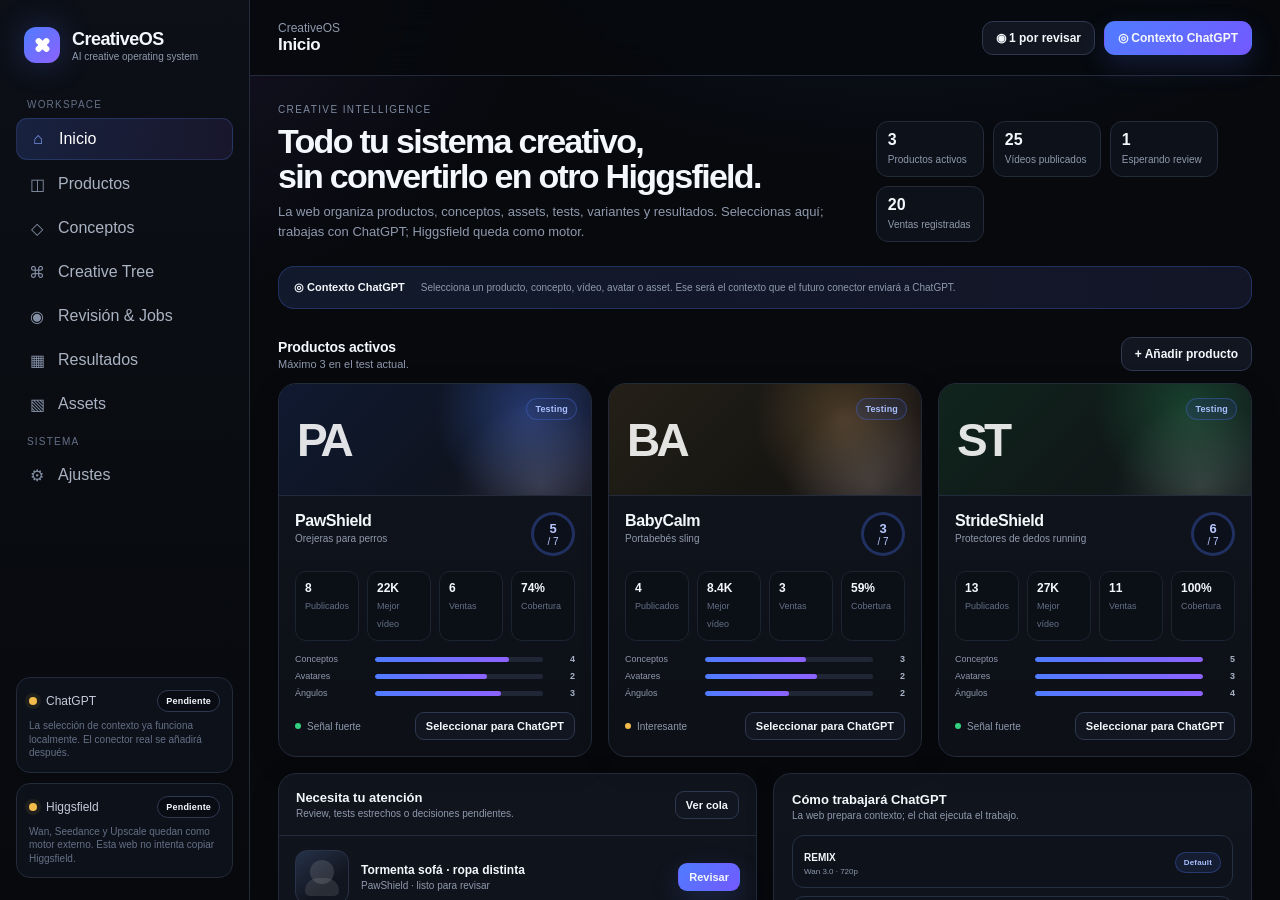
<file: app.html>
<!doctype html><html lang="es"><head><meta charset="utf-8"><meta name="viewport" content="width=device-width,initial-scale=1"><meta name="theme-color" content="#090b10"><title>CreativeOS</title><style>html,body,#appframe{margin:0;width:100%;height:100%;min-height:100vh;background:#07090d}#appframe{position:fixed;inset:0;border:0}#loading{position:fixed;inset:0;display:grid;place-items:center;color:#8f99ad;background:#07090d;font:13px Inter,-apple-system,BlinkMacSystemFont,"Segoe UI",sans-serif}</style></head><body><div id="loading">Cargando CreativeOS…</div><iframe id="appframe" title="CreativeOS"></iframe><script>
(async()=>{try{let s=await (await fetch('./base.html?v=1',{cache:'no-store'})).text();const css="/* Assets workspace \u2014 product \u2192 category \u2192 file */\n.assets-shell{display:grid;grid-template-columns:230px minmax(0,1fr) 300px;gap:14px;align-items:start}\n.assets-side,.assets-context{border:1px solid var(--line);background:linear-gradient(180deg,#10151e,#0c1017);border-radius:16px;padding:14px;position:sticky;top:96px;max-height:calc(100vh - 125px);overflow:auto}\n.assets-side-title{font-size:9px;text-transform:uppercase;letter-spacing:.12em;color:var(--muted2);margin:4px 5px 9px}\n.assets-nav{display:grid;gap:5px;margin-bottom:16px}\n.assets-nav-btn{width:100%;border:1px solid transparent;background:transparent;color:#a4aec0;border-radius:10px;padding:9px 10px;display:flex;align-items:center;justify-content:space-between;gap:10px;cursor:pointer;text-align:left;font-size:10px}\n.assets-nav-btn:hover{background:#131924;border-color:#222c3d;color:#fff}\n.assets-nav-btn.active{background:linear-gradient(90deg,rgba(79,124,255,.18),rgba(141,98,255,.08));border-color:rgba(79,124,255,.28);color:#fff}\n.assets-nav-main{display:flex;gap:8px;align-items:center;min-width:0}.assets-nav-main span:last-child{white-space:nowrap;overflow:hidden;text-overflow:ellipsis}\n.assets-count{font-size:8px;color:#8490a6;border:1px solid #2a3448;background:#0b0f16;border-radius:999px;padding:3px 6px;flex:0 0 auto}\n.assets-center{min-width:0}\n.assets-top{display:flex;justify-content:space-between;align-items:flex-end;gap:14px;margin-bottom:12px}\n.assets-top h2{font-size:16px;margin:0 0 4px}.assets-top p{margin:0;color:var(--muted);font-size:10px}\n.assets-search{width:100%;border:1px solid var(--line2);background:#0d1119;color:#e9eef8;border-radius:11px;padding:10px 12px;outline:none;margin-bottom:12px}\n.assets-search:focus{border-color:#516baf;box-shadow:0 0 0 3px rgba(79,124,255,.09)}\n.assets-center .asset-grid{grid-template-columns:repeat(3,minmax(0,1fr))}\n.assets-center .asset-preview{height:165px}\n.assets-context h3{font-size:13px;margin:2px 0 12px}\n.assets-context-row{border-top:1px solid var(--line);padding:11px 0}.assets-context-row:first-of-type{border-top:0}\n.assets-context-label{font-size:8px;text-transform:uppercase;letter-spacing:.1em;color:var(--muted2);margin-bottom:5px}\n.assets-context-value{font-size:10px;color:#d8dfed;line-height:1.45}\n.assets-selected-list{display:grid;gap:6px}.assets-selected-item{border:1px solid #273149;background:#0b0f16;border-radius:9px;padding:7px 8px;font-size:9px;color:#c9d3e6}\n.assets-empty{border:1px dashed #2b3549;border-radius:15px;padding:34px 20px;text-align:center;color:var(--muted);background:#0c1017;grid-column:1/-1}.assets-empty b{display:block;color:#dce3ef;font-size:11px;margin-bottom:5px}.assets-empty span{font-size:9px}\n";const newAssets="  function assetsPage(){\n    const categories=[\n      [\"Producto\",\"Producto\"],[\"Producto en uso\",\"Producto en uso\"],[\"Packaging\",\"Packaging\"],\n      [\"Avatar\",\"Avatar\"],[\"Ropa\",\"Ropa\"],[\"Fondo\",\"Fondo\"],[\"Ambiente\",\"Ambiente\"]\n    ];\n    const activePid=state.ui.assetsProductId || state.context.productId || state.products[0]?.id;\n    const p=product(activePid) || state.products[0];\n    if(!p) return shell(`<div class=\"empty\"><b>Sin productos</b><span>Crea un producto antes de guardar referencias.</span></div>`,\"Assets\");\n    const activeCat=state.ui.assetsCategory || categories[0][0];\n    const query=(state.ui.assetSearch||\"\").trim().toLowerCase();\n    const allAssets=state.products.flatMap(prod=>(prod.assets||[]).map(a=>({...a,productId:prod.id,productName:prod.name})));\n    let shown=(p.assets||[]).filter(a=>a.type===activeCat);\n    if(query){\n      shown=allAssets.filter(a=>[a.name,a.type,a.productName].join(\" \").toLowerCase().includes(query));\n    }\n    const selected=(state.context.assetIds||[]).map(id=>allAssets.find(a=>a.id===id)).filter(Boolean);\n    const assetCards=shown.length?shown.map(a=>{\n      const sel=(state.context.assetIds||[]).includes(a.id);\n      const media=a.src?(a.src.startsWith(\"data:video\")?`<video src=\"${a.src}\" muted></video>`:`<img src=\"${a.src}\" alt=\"\">`):`<div class=\"asset-fallback\">${esc((a.type||\"A\").slice(0,1))}</div>`;\n      return `<div class=\"asset-card\">\n        <div class=\"asset-preview\">${media}</div>\n        <div class=\"asset-check ${sel?'selected':''}\" data-select-asset=\"${a.id}\" data-product-id=\"${a.productId||p.id}\">${sel?'\\u2713':'+'}</div>\n        <div class=\"asset-meta\"><b>${esc(a.name)}</b><span>${query?esc(a.productName)+\" \\u00b7 \":\"\"}${esc(a.type)}</span></div>\n      </div>`;\n    }).join(\"\"):`<div class=\"assets-empty\"><b>${query?'No hay resultados':'Esta categor\\u00eda est\\u00e1 vac\\u00eda'}</b><span>${query?'Prueba otra b\\u00fasqueda.':'A\\u00f1ade la primera referencia de este tipo para '+esc(p.name)+'.'}</span></div>`;\n    return shell(`\n      <div class=\"hero\"><div><div class=\"eyebrow\">Reference library</div><h1>Assets</h1><p>Producto \\u2192 categor\\u00eda \\u2192 archivo. Cada referencia queda ordenada dentro de su producto y puede a\\u00f1adirse al contexto de ChatGPT.</p></div><button class=\"btn primary\" data-action=\"upload-asset\" data-product-id=\"${p.id}\">${icon(\"upload\")} A\\u00f1adir asset</button></div>\n      ${contextStrip()}\n      <div style=\"height:14px\"></div>\n      <div class=\"assets-shell\">\n        <aside class=\"assets-side\">\n          <div class=\"assets-side-title\">Productos</div>\n          <div class=\"assets-nav\">${state.products.map(prod=>`<button class=\"assets-nav-btn ${prod.id===p.id?'active':''}\" data-action=\"assets-pick-product\" data-product-id=\"${prod.id}\"><span class=\"assets-nav-main\"><span>\\u25eb</span><span>${esc(prod.name)}</span></span><span class=\"assets-count\">${(prod.assets||[]).length}</span></button>`).join(\"\")}</div>\n          <div class=\"assets-side-title\">Categor\\u00edas</div>\n          <div class=\"assets-nav\">${categories.map(([key,label])=>`<button class=\"assets-nav-btn ${!query&&key===activeCat?'active':''}\" data-action=\"assets-pick-category\" data-category=\"${esc(key)}\"><span class=\"assets-nav-main\"><span>${key===\"Producto\"?'\\u25c6':key===\"Producto en uso\"?'\\u25c8':key===\"Packaging\"?'\\u25a3':key===\"Avatar\"?'\\u25cf':key===\"Ropa\"?'\\u25c7':key===\"Fondo\"?'\\u25a4':'\\u25a7'}</span><span>${esc(label)}</span></span><span class=\"assets-count\">${(p.assets||[]).filter(a=>a.type===key).length}</span></button>`).join(\"\")}</div>\n        </aside>\n        <section class=\"assets-center\">\n          <input class=\"assets-search\" id=\"assetGlobalSearch\" value=\"${esc(state.ui.assetSearch||\"\")}\" placeholder=\"Buscar asset por nombre, producto o categor\\u00eda...\">\n          <div class=\"assets-top\"><div><h2>${query?'Resultados de b\\u00fasqueda':esc(p.name)+' \\u00b7 '+esc(activeCat)}</h2><p>${shown.length} archivo${shown.length===1?'':'s'}${query?' en toda la biblioteca':' en esta categor\\u00eda'}</p></div><button class=\"btn\" data-action=\"upload-asset\" data-product-id=\"${p.id}\">${icon(\"plus\")} A\\u00f1adir</button></div>\n          <div class=\"asset-grid\">${assetCards}</div>\n        </section>\n        <aside class=\"assets-context\">\n          <h3>Contexto ChatGPT</h3>\n          <div class=\"assets-context-row\"><div class=\"assets-context-label\">Producto</div><div class=\"assets-context-value\">${esc(product(state.context.productId)?.name||p.name)}</div></div>\n          <div class=\"assets-context-row\"><div class=\"assets-context-label\">Concepto</div><div class=\"assets-context-value\">${esc(concept(state.context.conceptId)?.name||\"Ninguno\")}</div></div>\n          <div class=\"assets-context-row\"><div class=\"assets-context-label\">Avatar</div><div class=\"assets-context-value\">${esc(avatarById(state.context.avatarId)?.name||\"Ninguno\")}</div></div>\n          <div class=\"assets-context-row\"><div class=\"assets-context-label\">Assets seleccionados</div><div class=\"assets-selected-list\">${selected.length?selected.map(a=>`<div class=\"assets-selected-item\">${esc(a.name)} \\u00b7 ${esc(a.productName)}</div>`).join(\"\"):`<div class=\"assets-context-value\">Ninguno</div>`}</div></div>\n          <button class=\"btn primary\" style=\"width:100%;margin-top:8px\" data-action=\"copy-context\">Copiar contexto completo</button>\n          <button class=\"btn ghost\" style=\"width:100%;margin-top:7px\" data-action=\"clear-context\">Limpiar selecci\\u00f3n</button>\n        </aside>\n      </div>\n    `,\"Assets\");\n  }\n\n";const bindAdd="    const ags=document.getElementById(\"assetGlobalSearch\");\n    if(ags) ags.addEventListener(\"input\",e=>{state.ui.assetSearch=e.target.value;save();render();setTimeout(()=>{const x=document.getElementById(\"assetGlobalSearch\");if(x){x.focus();x.setSelectionRange(x.value.length,x.value.length);}},0);});\n";const actionAdd="    else if(a===\"assets-pick-product\"){state.ui.assetsProductId=t.dataset.productId;state.ui.assetSearch=\"\";state.context.productId=t.dataset.productId;save();render();}\n    else if(a===\"assets-pick-category\"){state.ui.assetsCategory=t.dataset.category;state.ui.assetSearch=\"\";save();render();}\n";if(!s.includes('/* Assets workspace — product → category → file */'))s=s.replace('.mobile-menu{display:none}\n','.mobile-menu{display:none}\n'+css+'\n');s=s.replace(/  function assetsPage\(\)\{[\s\S]*?\n  function treePage\(\)\{/,newAssets+'  function treePage(){');if(!s.includes('const ags=document.getElementById("assetGlobalSearch")'))s=s.replace('    const tp=document.getElementById("treeProduct");\n',bindAdd+'    const tp=document.getElementById("treeProduct");\n');if(!s.includes('a==="assets-pick-product"'))s=s.replace('    else if(a==="upload-asset") uploadAssetModal(t.dataset.productId);\n',actionAdd+'    else if(a==="upload-asset") uploadAssetModal(t.dataset.productId);\n');const f=document.getElementById('appframe');f.onload=()=>document.getElementById('loading')?.remove();f.srcdoc=s;}catch(e){document.getElementById('loading').textContent='Error cargando CreativeOS · '+e;}})();
</script></body></html>
</file>
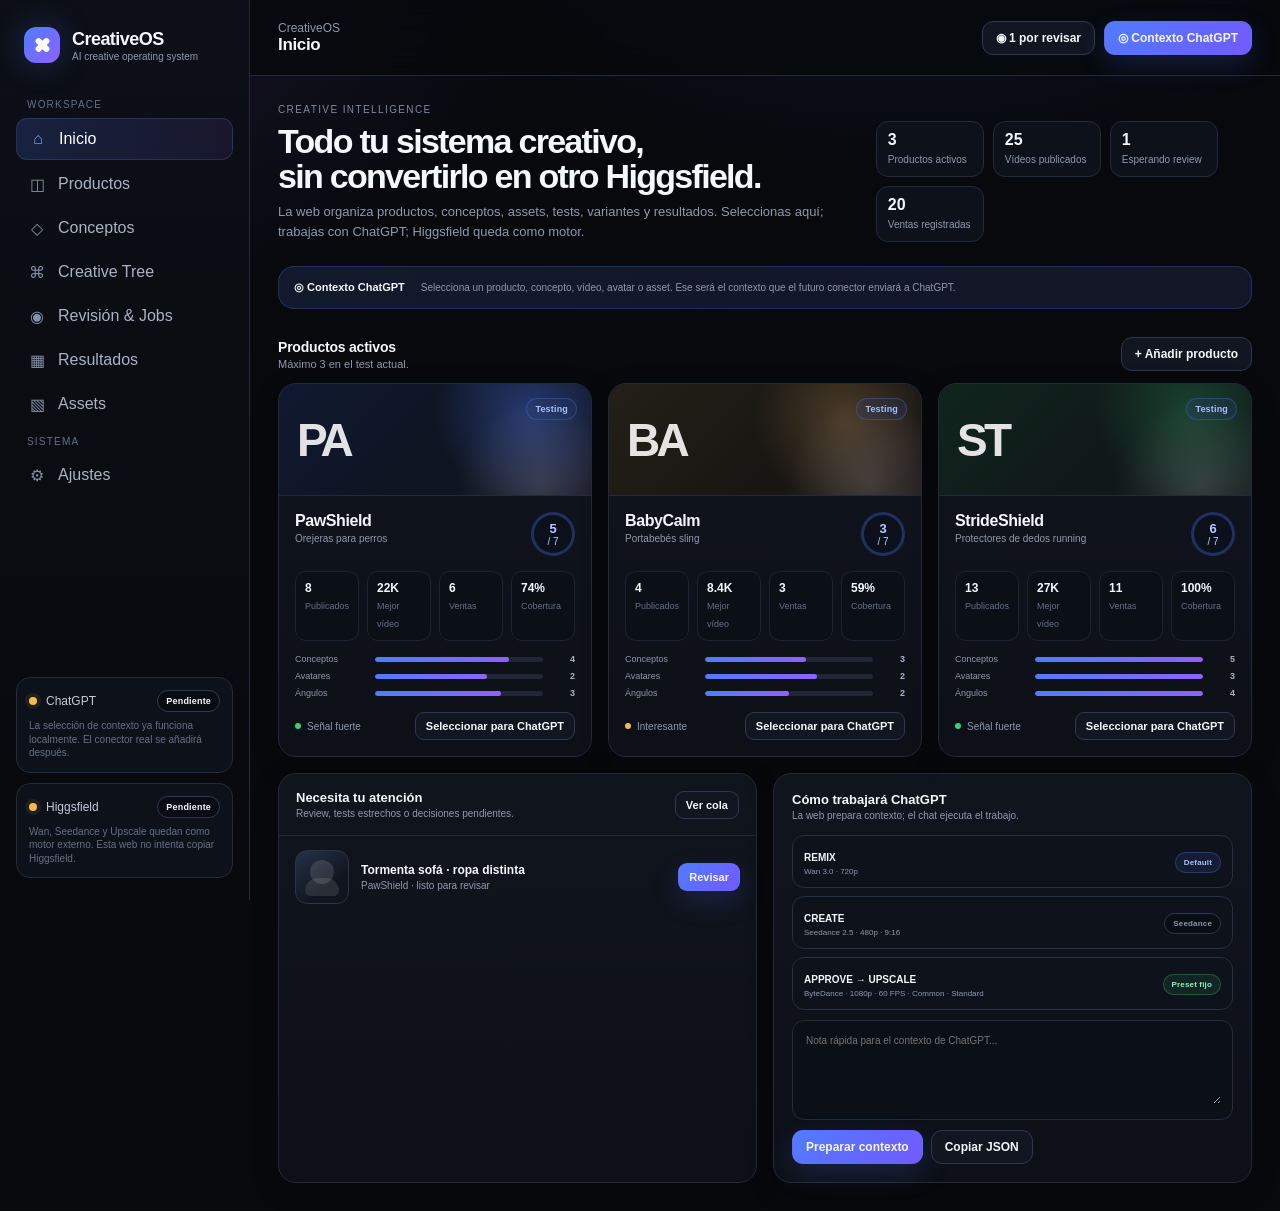
<file: base.html>
<!doctype html>
<html lang="es">
<head>
  <meta charset="utf-8" />
  <meta name="viewport" content="width=device-width, initial-scale=1" />
  <meta name="theme-color" content="#090b10" />
  <title>CreativeOS — AI Creative Operating System</title>
  <style>

:root{
  --bg:#07090d;
  --bg2:#0b0e14;
  --panel:#10141d;
  --panel2:#141925;
  --panel3:#191f2c;
  --line:#232a39;
  --line2:#2e3850;
  --text:#f4f7fb;
  --muted:#8f99ad;
  --muted2:#657087;
  --blue:#4f7cff;
  --blue2:#6aa0ff;
  --violet:#8d62ff;
  --green:#35d07f;
  --yellow:#f2bb4b;
  --red:#ff6476;
  --cyan:#46d4ff;
  --shadow: 0 18px 50px rgba(0,0,0,.36);
  --radius:18px;
  --radius-sm:12px;
}

*{box-sizing:border-box}
html,body{margin:0;min-height:100%;background:
  radial-gradient(1000px 700px at 70% -20%, rgba(79,124,255,.15), transparent 58%),
  radial-gradient(800px 600px at 10% 0%, rgba(141,98,255,.11), transparent 50%),
  var(--bg);color:var(--text);font-family:Inter,ui-sans-serif,-apple-system,BlinkMacSystemFont,"Segoe UI",sans-serif}
button,input,textarea,select{font:inherit}
button{color:inherit}
a{color:inherit}
.app-shell{min-height:100vh;display:grid;grid-template-columns:250px minmax(0,1fr)}
.sidebar{
  position:sticky;top:0;height:100vh;border-right:1px solid var(--line);
  background:linear-gradient(180deg,rgba(13,16,23,.96),rgba(7,9,13,.98));
  padding:22px 16px;display:flex;flex-direction:column;z-index:20
}
.brand{display:flex;align-items:center;gap:12px;padding:5px 8px 24px}
.brand-mark{
  width:36px;height:36px;border-radius:12px;display:grid;place-items:center;
  background:linear-gradient(135deg,var(--blue),var(--violet));box-shadow:0 0 32px rgba(79,124,255,.28);
  position:relative;overflow:hidden
}
.brand-mark:before,.brand-mark:after{content:"";position:absolute;background:#fff;border-radius:9px}
.brand-mark:before{width:17px;height:6px;transform:rotate(45deg)}
.brand-mark:after{width:17px;height:6px;transform:rotate(-45deg)}
.brand-title{font-weight:800;letter-spacing:-.03em;font-size:18px}
.brand-sub{font-size:10px;color:var(--muted);margin-top:1px}
.nav-group-title{font-size:10px;text-transform:uppercase;letter-spacing:.12em;color:var(--muted2);padding:12px 11px 8px}
.nav{display:grid;gap:4px}
.nav-btn{
  width:100%;border:0;background:transparent;text-align:left;display:flex;align-items:center;gap:11px;
  padding:10px 11px;border-radius:11px;color:#aab3c3;cursor:pointer;transition:.15s ease
}
.nav-btn:hover{background:#121722;color:#fff}
.nav-btn.active{background:linear-gradient(90deg,rgba(79,124,255,.18),rgba(141,98,255,.10));color:#fff;border:1px solid rgba(100,137,255,.2)}
.nav-ico{width:20px;height:20px;display:grid;place-items:center;color:#8490a6}
.nav-btn.active .nav-ico{color:#83a2ff}
.sidebar-footer{margin-top:auto;display:grid;gap:10px}
.connection-card{border:1px solid var(--line);background:#0d1119;border-radius:14px;padding:12px}
.connection-row{display:flex;align-items:center;justify-content:space-between;gap:10px}
.dot{width:8px;height:8px;border-radius:99px;background:var(--yellow);box-shadow:0 0 0 4px rgba(242,187,75,.08)}
.dot.green{background:var(--green);box-shadow:0 0 0 4px rgba(53,208,127,.08)}
.dot.red{background:var(--red)}
.connection-label{display:flex;align-items:center;gap:9px;font-size:12px;color:#c4cada}
.connection-note{font-size:10px;color:var(--muted2);margin-top:7px;line-height:1.35}
.main{min-width:0}
.topbar{
  height:76px;border-bottom:1px solid var(--line);display:flex;align-items:center;justify-content:space-between;
  padding:0 28px;position:sticky;top:0;background:rgba(7,9,13,.83);backdrop-filter:blur(18px);z-index:15
}
.top-left{display:flex;align-items:center;gap:12px;min-width:0}
.breadcrumb{color:var(--muted);font-size:12px;white-space:nowrap}
.page-title{font-size:17px;font-weight:700;letter-spacing:-.02em;overflow:hidden;text-overflow:ellipsis;white-space:nowrap}
.top-actions{display:flex;gap:9px;align-items:center}
.btn{
  border:1px solid var(--line2);background:#111620;border-radius:11px;padding:9px 13px;cursor:pointer;
  display:inline-flex;align-items:center;justify-content:center;gap:8px;font-weight:650;font-size:12px;transition:.15s ease
}
.btn:hover{transform:translateY(-1px);border-color:#3c4865;background:#151b28}
.btn.primary{border-color:transparent;background:linear-gradient(135deg,var(--blue),#7359ff);box-shadow:0 10px 28px rgba(79,124,255,.19)}
.btn.primary:hover{filter:brightness(1.08)}
.btn.green{border-color:rgba(53,208,127,.25);background:rgba(53,208,127,.12);color:#a6f1c8}
.btn.danger{border-color:rgba(255,100,118,.24);background:rgba(255,100,118,.09);color:#ffadb7}
.btn.ghost{background:transparent}
.btn.small{padding:7px 10px;border-radius:9px;font-size:11px}
.btn.icon{width:38px;height:38px;padding:0}
.content{padding:28px;max-width:1600px;margin:0 auto}
.hero{
  display:flex;justify-content:space-between;align-items:flex-end;gap:24px;margin-bottom:24px
}
.eyebrow{font-size:10px;text-transform:uppercase;letter-spacing:.14em;color:#7e8aa0;margin-bottom:9px}
.hero h1{font-size:34px;letter-spacing:-.05em;margin:0 0 8px;line-height:1.03}
.hero p{margin:0;color:var(--muted);font-size:13px;max-width:700px;line-height:1.55}
.hero-stats{display:flex;gap:9px;flex-wrap:wrap}
.stat-chip{border:1px solid var(--line);background:#0d1119;border-radius:12px;padding:9px 11px;min-width:108px}
.stat-chip b{display:block;font-size:16px}
.stat-chip span{font-size:10px;color:var(--muted)}
.grid{display:grid;gap:16px}
.grid.cols-3{grid-template-columns:repeat(3,minmax(0,1fr))}
.grid.cols-4{grid-template-columns:repeat(4,minmax(0,1fr))}
.grid.cols-2{grid-template-columns:repeat(2,minmax(0,1fr))}
.card{
  border:1px solid var(--line);background:linear-gradient(180deg,rgba(17,21,30,.95),rgba(13,16,23,.96));
  border-radius:var(--radius);box-shadow:0 8px 28px rgba(0,0,0,.18)
}
.card.pad{padding:18px}
.section-title{display:flex;justify-content:space-between;align-items:center;margin:28px 0 12px}
.section-title h2{font-size:14px;margin:0;letter-spacing:-.015em}
.section-title p{font-size:11px;color:var(--muted);margin:3px 0 0}
.product-card{overflow:hidden;position:relative;min-height:310px;cursor:pointer;transition:.18s ease}
.product-card:hover{transform:translateY(-3px);border-color:#35425f;box-shadow:var(--shadow)}
.product-visual{
  height:112px;position:relative;display:flex;align-items:center;padding:18px;overflow:hidden;border-bottom:1px solid var(--line)
}
.product-visual:after{
  content:"";position:absolute;inset:auto -40px -80px auto;width:180px;height:180px;border-radius:99px;
  background:radial-gradient(circle,rgba(255,255,255,.14),transparent 67%)
}
.visual-paw{background:
  radial-gradient(circle at 80% 25%,rgba(79,124,255,.35),transparent 36%),
  linear-gradient(135deg,#101931,#0e1420 58%,#141525)}
.visual-baby{background:
  radial-gradient(circle at 75% 30%,rgba(255,186,112,.22),transparent 36%),
  linear-gradient(135deg,#242018,#171612 58%,#1d1718)}
.visual-run{background:
  radial-gradient(circle at 80% 22%,rgba(53,208,127,.22),transparent 36%),
  linear-gradient(135deg,#10251d,#101818 58%,#111b1b)}
.product-monogram{font-size:46px;font-weight:900;letter-spacing:-.08em;color:rgba(255,255,255,.88);position:relative;z-index:1}
.product-status{position:absolute;right:14px;top:14px;z-index:2}
.badge{
  display:inline-flex;align-items:center;gap:6px;border:1px solid var(--line2);background:rgba(9,12,18,.74);
  border-radius:999px;padding:5px 8px;font-size:9px;font-weight:750;letter-spacing:.02em
}
.badge.green{color:#94f0bb;border-color:rgba(53,208,127,.3);background:rgba(28,76,53,.35)}
.badge.yellow{color:#f5ce7d;border-color:rgba(242,187,75,.26);background:rgba(86,60,12,.28)}
.badge.red{color:#ffa2ae;border-color:rgba(255,100,118,.26);background:rgba(92,24,35,.28)}
.badge.blue{color:#a9c0ff;border-color:rgba(79,124,255,.3);background:rgba(40,58,111,.28)}
.product-body{padding:16px}
.product-name-row{display:flex;justify-content:space-between;gap:10px;align-items:flex-start}
.product-name{font-size:16px;font-weight:800;letter-spacing:-.025em}
.product-sub{font-size:10px;color:var(--muted);margin-top:3px}
.day-ring{
  min-width:44px;height:44px;border-radius:99px;border:3px solid rgba(79,124,255,.3);display:grid;place-items:center;
  font-size:10px;line-height:1.1;text-align:center;color:#b9c8ff;background:#0b101b
}
.day-ring b{display:block;font-size:13px}
.metrics{display:grid;grid-template-columns:repeat(4,1fr);gap:8px;margin-top:15px}
.metric{padding:9px;background:#0b0f16;border:1px solid #1c2331;border-radius:11px;min-width:0}
.metric b{font-size:12px;display:block;white-space:nowrap;overflow:hidden;text-overflow:ellipsis}
.metric span{font-size:9px;color:var(--muted2)}
.coverage{margin-top:13px}
.cover-row{display:grid;grid-template-columns:72px 1fr 24px;align-items:center;gap:8px;margin-top:7px}
.cover-row span{font-size:9px;color:var(--muted)}
.track{height:5px;background:#202635;border-radius:99px;overflow:hidden}
.fill{height:100%;border-radius:99px;background:linear-gradient(90deg,var(--blue),var(--violet))}
.cover-row b{font-size:9px;text-align:right;color:#a8b2c5}
.product-footer{display:flex;justify-content:space-between;align-items:center;margin-top:14px}
.signal{font-size:10px;color:var(--muted);display:flex;gap:6px;align-items:center}
.mini-dot{width:6px;height:6px;border-radius:50%;background:var(--yellow)}
.mini-dot.green{background:var(--green)}
.mini-dot.red{background:var(--red)}
.panel-head{display:flex;justify-content:space-between;align-items:center;padding:16px 17px;border-bottom:1px solid var(--line)}
.panel-head h3{font-size:13px;margin:0}
.panel-head p{font-size:10px;margin:3px 0 0;color:var(--muted)}
.attention-list{display:grid}
.attention-item{display:flex;gap:12px;align-items:center;padding:14px 16px;border-bottom:1px solid #1d2330}
.attention-item:last-child{border-bottom:0}
.thumb{
  width:54px;height:54px;border-radius:12px;border:1px solid #293248;background:
  linear-gradient(145deg,#263249,#11151f 65%);position:relative;overflow:hidden;flex:0 0 auto
}
.thumb:before{content:"";position:absolute;width:24px;height:24px;border-radius:50%;background:rgba(255,255,255,.12);left:14px;top:9px}
.thumb:after{content:"";position:absolute;width:34px;height:18px;border-radius:16px 16px 6px 6px;background:rgba(255,255,255,.1);left:9px;bottom:7px}
.attention-copy{min-width:0;flex:1}
.attention-copy b{display:block;font-size:12px}
.attention-copy span{display:block;font-size:10px;color:var(--muted);margin-top:3px;white-space:nowrap;overflow:hidden;text-overflow:ellipsis}
.context-bar{
  border:1px solid rgba(79,124,255,.25);background:
  linear-gradient(90deg,rgba(79,124,255,.08),rgba(141,98,255,.06)),#0c111a;
  border-radius:16px;padding:14px 15px;display:flex;align-items:center;gap:12px;flex-wrap:wrap
}
.context-title{font-size:11px;font-weight:800;margin-right:4px;display:flex;align-items:center;gap:8px}
.context-pill{
  border:1px solid #2b3650;background:#111827;border-radius:999px;padding:7px 9px;font-size:10px;color:#cbd5ea;
  display:flex;gap:7px;align-items:center
}
.context-pill .x{color:#758198;cursor:pointer;font-weight:900}
.context-empty{font-size:10px;color:var(--muted)}
.toolbar{display:flex;gap:9px;flex-wrap:wrap;align-items:center;margin-bottom:15px}
.search{
  border:1px solid var(--line2);background:#0d1119;color:#e9eef8;border-radius:11px;padding:10px 12px;min-width:240px;outline:none
}
.search:focus{border-color:#516baf;box-shadow:0 0 0 3px rgba(79,124,255,.09)}
.select{
  border:1px solid var(--line2);background:#0d1119;color:#dfe6f4;border-radius:11px;padding:10px 12px;outline:none
}
.concept-card{padding:0;overflow:hidden;transition:.16s ease}
.concept-card:hover{border-color:#35425e;transform:translateY(-2px)}
.concept-preview{
  height:160px;background:
  linear-gradient(120deg,rgba(79,124,255,.16),rgba(141,98,255,.08)),
  linear-gradient(145deg,#1c2434,#0e121a);position:relative;overflow:hidden
}
.concept-preview .scene{position:absolute;inset:0;display:flex;align-items:flex-end;padding:16px}
.scene-figure{width:42px;height:88px;background:linear-gradient(180deg,#53617d,#253047);border-radius:20px 20px 12px 12px;opacity:.65}
.scene-figure.small{height:68px;margin-left:20px;opacity:.4}
.scene-card{margin-left:auto;width:90px;height:62px;border:1px solid rgba(255,255,255,.18);border-radius:12px;background:rgba(255,255,255,.06)}
.concept-body{padding:15px}
.concept-top{display:flex;justify-content:space-between;gap:10px}
.concept-name{font-size:14px;font-weight:800;letter-spacing:-.02em}
.concept-desc{font-size:10px;color:var(--muted);line-height:1.45;margin:8px 0 12px}
.chips{display:flex;gap:6px;flex-wrap:wrap}
.chip{font-size:9px;border:1px solid #2a3244;background:#0d1118;color:#9ba7bc;border-radius:999px;padding:5px 7px}
.chip.blue{border-color:rgba(79,124,255,.28);color:#aebfff;background:rgba(79,124,255,.08)}
.chip.green{border-color:rgba(53,208,127,.25);color:#94eebb;background:rgba(53,208,127,.07)}
.concept-stats{display:grid;grid-template-columns:repeat(3,1fr);gap:7px;margin:13px 0}
.concept-stat{background:#0c1017;border:1px solid #1e2635;border-radius:10px;padding:8px}
.concept-stat b{font-size:11px;display:block}
.concept-stat span{font-size:8px;color:var(--muted2)}
.card-actions{display:flex;gap:7px;flex-wrap:wrap}
.tabs{display:flex;gap:6px;border-bottom:1px solid var(--line);padding:0 3px;margin-bottom:18px;overflow:auto}
.tab{
  border:0;background:transparent;color:#8f99ac;padding:12px 12px 11px;border-bottom:2px solid transparent;cursor:pointer;font-size:11px;font-weight:700;white-space:nowrap
}
.tab.active{color:#fff;border-color:var(--blue)}
.workspace-head{
  border:1px solid var(--line);border-radius:18px;background:
  linear-gradient(135deg,rgba(79,124,255,.10),transparent 32%),
  #0f131c;padding:18px;display:flex;justify-content:space-between;gap:18px;align-items:flex-start;margin-bottom:18px
}
.workspace-product{display:flex;gap:14px;align-items:center}
.workspace-logo{width:58px;height:58px;border-radius:15px;display:grid;place-items:center;font-size:23px;font-weight:900;background:linear-gradient(135deg,#233258,#161b28);border:1px solid #31405e}
.workspace-copy h1{font-size:22px;margin:0 0 3px;letter-spacing:-.035em}
.workspace-copy p{font-size:10px;color:var(--muted);margin:0}
.workspace-actions{display:flex;gap:8px;flex-wrap:wrap;justify-content:flex-end}
.kpi-grid{display:grid;grid-template-columns:repeat(6,1fr);gap:10px;margin-bottom:16px}
.kpi{padding:14px;background:#0f141d;border:1px solid var(--line);border-radius:14px}
.kpi b{font-size:17px;display:block}
.kpi span{font-size:9px;color:var(--muted);margin-top:4px;display:block}
.test-quality{padding:16px}
.quality-head{display:flex;justify-content:space-between;align-items:center;gap:12px}
.quality-score{font-size:24px;font-weight:900;letter-spacing:-.05em}
.quality-caption{font-size:9px;color:var(--muted)}
.quality-grid{display:grid;grid-template-columns:repeat(3,1fr);gap:9px;margin-top:14px}
.quality-box{background:#0c1017;border:1px solid #202838;border-radius:12px;padding:10px}
.quality-box .bar{height:6px;background:#1f2633;border-radius:99px;margin:8px 0 6px;overflow:hidden}
.quality-box .bar i{display:block;height:100%;background:linear-gradient(90deg,var(--blue),var(--violet));border-radius:99px}
.quality-box b{font-size:11px}
.quality-box span{font-size:9px;color:var(--muted)}
.brief{width:100%;min-height:145px;background:#0c1017;color:#dfe5f1;border:1px solid #252d3e;border-radius:13px;padding:13px;resize:vertical;outline:none;line-height:1.5;font-size:11px}
.brief:focus{border-color:#4a66af}
.asset-grid{display:grid;grid-template-columns:repeat(5,minmax(0,1fr));gap:12px}
.asset-card{border:1px solid var(--line);background:#0e1219;border-radius:14px;overflow:hidden;position:relative}
.asset-preview{height:128px;background:linear-gradient(145deg,#222a3b,#10141c);display:grid;place-items:center;overflow:hidden}
.asset-preview img,.asset-preview video{width:100%;height:100%;object-fit:cover}
.asset-fallback{font-size:30px;font-weight:900;color:#6f7c93}
.asset-meta{padding:10px}
.asset-meta b{font-size:10px;display:block;white-space:nowrap;overflow:hidden;text-overflow:ellipsis}
.asset-meta span{font-size:8px;color:var(--muted);display:block;margin-top:3px}
.asset-check{position:absolute;top:9px;right:9px;width:22px;height:22px;border-radius:99px;border:1px solid #3c465b;background:rgba(7,9,13,.82);display:grid;place-items:center;cursor:pointer;font-size:11px}
.asset-check.selected{background:var(--blue);border-color:var(--blue)}
.avatar-grid{display:grid;grid-template-columns:repeat(4,minmax(0,1fr));gap:12px}
.avatar-card{padding:13px}
.avatar-top{display:flex;gap:11px}
.avatar-face{width:52px;height:52px;border-radius:15px;background:linear-gradient(145deg,#37435b,#171d28);position:relative;overflow:hidden;flex:0 0 auto}
.avatar-face:before{content:"";position:absolute;width:20px;height:20px;border-radius:50%;background:#73819a;left:16px;top:8px}
.avatar-face:after{content:"";position:absolute;width:34px;height:22px;border-radius:20px 20px 8px 8px;background:#55627a;left:9px;bottom:5px}
.avatar-info{min-width:0}
.avatar-info b{font-size:12px;display:block}
.avatar-info span{font-size:9px;color:var(--muted);display:block;margin-top:3px}
.avatar-meta{display:grid;gap:6px;margin-top:11px}
.meta-row{display:flex;justify-content:space-between;gap:8px;font-size:9px}
.meta-row span:first-child{color:var(--muted)}
.meta-row span:last-child{color:#ccd4e4;text-align:right}
.table-wrap{border:1px solid var(--line);border-radius:15px;overflow:auto;background:#0d1118}
table{border-collapse:collapse;width:100%;min-width:880px}
th{font-size:9px;text-transform:uppercase;letter-spacing:.08em;color:#6f7b90;background:#10151e;text-align:left;padding:10px 12px;border-bottom:1px solid var(--line);position:sticky;top:0}
td{font-size:10px;padding:11px 12px;border-bottom:1px solid #1c2330;color:#c7cfdd}
tr:last-child td{border-bottom:0}
tr:hover td{background:#111722}
.inline-input{background:#0a0e14;border:1px solid #273043;color:#e7edf8;border-radius:8px;padding:6px 7px;width:86px}
.switch{position:relative;width:34px;height:19px;border-radius:999px;background:#293043;cursor:pointer;display:inline-block;vertical-align:middle}
.switch:after{content:"";position:absolute;width:13px;height:13px;border-radius:50%;background:#8b96a8;top:3px;left:3px;transition:.15s}
.switch.on{background:rgba(53,208,127,.28)}
.switch.on:after{left:18px;background:#75e5aa}
.tree-shell{padding:20px;overflow:auto;min-height:520px}
.tree{display:flex;align-items:flex-start;gap:58px;min-width:1100px;padding:18px}
.tree-col{display:grid;gap:18px;position:relative}
.tree-col:not(:first-child):before{content:"";position:absolute;width:42px;height:1px;background:#303a50;left:-50px;top:34px}
.tree-node{width:210px;border:1px solid #2a3449;border-radius:14px;background:#111722;padding:12px;position:relative}
.tree-node.root{border-color:#4d65a6;background:linear-gradient(135deg,rgba(79,124,255,.12),#111722)}
.tree-node.best{border-color:rgba(53,208,127,.46);box-shadow:0 0 0 1px rgba(53,208,127,.08)}
.tree-node:before{content:"";position:absolute;left:-18px;top:33px;width:18px;height:1px;background:#303a50}
.tree-col:first-child .tree-node:before{display:none}
.node-title{font-size:11px;font-weight:800}
.node-sub{font-size:9px;color:var(--muted);margin-top:4px}
.node-metrics{display:flex;gap:8px;margin-top:9px;font-size:9px;color:#b6c0d2}
.node-tag{display:inline-flex;margin-top:8px;font-size:8px;border-radius:999px;padding:4px 6px;background:#0b0f16;border:1px solid #293245;color:#91a0b9}
.job-grid{display:grid;grid-template-columns:repeat(2,minmax(0,1fr));gap:14px}
.job-card{padding:14px;display:grid;grid-template-columns:118px 1fr;gap:14px}
.job-preview{height:155px;border-radius:13px;background:
  linear-gradient(160deg,rgba(79,124,255,.16),transparent 42%),
  linear-gradient(145deg,#242d40,#0e1219);position:relative;overflow:hidden;border:1px solid #283147}
.job-preview .play{position:absolute;left:50%;top:50%;transform:translate(-50%,-50%);width:39px;height:39px;border-radius:50%;background:rgba(255,255,255,.09);border:1px solid rgba(255,255,255,.18);display:grid;place-items:center}
.job-copy h3{font-size:13px;margin:2px 0 4px}
.job-copy p{font-size:9px;color:var(--muted);margin:0 0 9px;line-height:1.45}
.job-meta{display:flex;gap:6px;flex-wrap:wrap;margin-bottom:10px}
.job-actions{display:flex;gap:7px;flex-wrap:wrap}
.progress{height:7px;border-radius:99px;background:#202636;overflow:hidden;margin:10px 0}
.progress i{display:block;height:100%;background:linear-gradient(90deg,var(--blue),var(--violet))}
.review-note{font-size:9px;color:#c9d3e6;background:#0c1017;border:1px solid #20283a;border-radius:10px;padding:8px;margin:9px 0}
.empty{
  border:1px dashed #2a3346;border-radius:16px;padding:28px;text-align:center;color:var(--muted);
  background:linear-gradient(180deg,rgba(19,24,34,.5),rgba(10,13,18,.45))
}
.empty b{display:block;color:#dce3ef;font-size:12px;margin-bottom:5px}
.empty span{font-size:10px}
.form-grid{display:grid;grid-template-columns:1fr 1fr;gap:12px}
.field{display:grid;gap:6px}
.field.full{grid-column:1/-1}
.field label{font-size:9px;color:#93a0b5;text-transform:uppercase;letter-spacing:.06em}
.field input,.field textarea,.field select{
  width:100%;background:#0c1017;border:1px solid #273043;border-radius:10px;padding:10px;color:#e7edf8;outline:none;font-size:11px
}
.field textarea{min-height:90px;resize:vertical}
.field input:focus,.field textarea:focus,.field select:focus{border-color:#4c67b0}
.modal-backdrop{position:fixed;inset:0;background:rgba(2,4,8,.72);backdrop-filter:blur(8px);display:grid;place-items:center;z-index:100;padding:20px}
.modal{width:min(720px,100%);max-height:90vh;overflow:auto;background:#0e1219;border:1px solid #2a3448;border-radius:20px;box-shadow:0 30px 90px rgba(0,0,0,.6)}
.modal-head{display:flex;justify-content:space-between;align-items:flex-start;padding:18px;border-bottom:1px solid var(--line)}
.modal-head h3{font-size:15px;margin:0}
.modal-head p{font-size:10px;color:var(--muted);margin:4px 0 0}
.modal-body{padding:18px}
.modal-foot{padding:14px 18px;border-top:1px solid var(--line);display:flex;justify-content:flex-end;gap:8px}
.close{border:0;background:transparent;color:#8995aa;font-size:18px;cursor:pointer}
.feedback-chips{display:flex;gap:7px;flex-wrap:wrap;margin-bottom:12px}
.feedback-chip{border:1px solid #293246;background:#0c1017;border-radius:999px;padding:7px 9px;font-size:9px;cursor:pointer;color:#aeb9cb}
.feedback-chip.active{border-color:#536db5;background:rgba(79,124,255,.12);color:#d7e1ff}
.toast-wrap{position:fixed;right:20px;bottom:20px;display:grid;gap:9px;z-index:200}
.toast{background:#121823;border:1px solid #2b3549;border-radius:12px;padding:11px 13px;box-shadow:var(--shadow);font-size:10px;color:#dce4f2;min-width:230px}
.split{display:grid;grid-template-columns:minmax(0,1.6fr) minmax(320px,.7fr);gap:16px}
.side-panel{position:sticky;top:96px;align-self:start}
.chat-context-card{padding:15px}
.chat-context-card h3{font-size:13px;margin:0 0 4px}
.chat-context-card p{font-size:9px;color:var(--muted);line-height:1.5;margin:0 0 12px}
.context-list{display:grid;gap:7px}
.context-row{border:1px solid #222b3d;background:#0b0f16;border-radius:10px;padding:9px}
.context-row span{display:block;font-size:8px;text-transform:uppercase;letter-spacing:.07em;color:#6f7b91;margin-bottom:4px}
.context-row b{font-size:10px;display:block}
.note-box{border:1px solid #232c3d;background:#0b0f16;border-radius:12px;padding:11px;margin-top:10px}
.note-box textarea{width:100%;min-height:72px;background:transparent;border:0;color:#dce4f2;outline:none;resize:vertical;font-size:10px;line-height:1.45}
.status-line{display:flex;gap:8px;align-items:center;font-size:9px;color:var(--muted)}
.model-preset{border:1px solid #253044;background:#0d121b;border-radius:12px;padding:11px;display:flex;justify-content:space-between;gap:12px;align-items:center}
.model-preset b{font-size:10px}
.model-preset span{font-size:8px;color:var(--muted);display:block;margin-top:2px}
.lock-grid{display:grid;grid-template-columns:repeat(2,1fr);gap:8px;margin-top:10px}
.lock-item{border:1px solid #253044;background:#0b0f16;border-radius:10px;padding:9px;display:flex;justify-content:space-between;gap:8px;align-items:center;font-size:9px}
.mobile-menu{display:none}
@media(max-width:1200px){
  .grid.cols-3{grid-template-columns:repeat(2,minmax(0,1fr))}
  .grid.cols-4{grid-template-columns:repeat(2,minmax(0,1fr))}
  .kpi-grid{grid-template-columns:repeat(3,1fr)}
  .asset-grid{grid-template-columns:repeat(3,1fr)}
  .avatar-grid{grid-template-columns:repeat(3,1fr)}
  .split{grid-template-columns:1fr}
  .side-panel{position:static}
}
@media(max-width:850px){
  .app-shell{grid-template-columns:1fr}
  .sidebar{position:fixed;left:-270px;width:250px;transition:.2s;box-shadow:var(--shadow)}
  .sidebar.open{left:0}
  .mobile-menu{display:inline-flex}
  .topbar{padding:0 15px}
  .content{padding:18px 14px}
  .hero{align-items:flex-start;flex-direction:column}
  .hero h1{font-size:29px}
  .grid.cols-3,.grid.cols-2,.grid.cols-4{grid-template-columns:1fr}
  .job-grid{grid-template-columns:1fr}
  .asset-grid{grid-template-columns:repeat(2,1fr)}
  .avatar-grid{grid-template-columns:repeat(2,1fr)}
  .workspace-head{flex-direction:column}
  .workspace-actions{justify-content:flex-start}
  .kpi-grid{grid-template-columns:repeat(2,1fr)}
  .quality-grid{grid-template-columns:1fr}
  .form-grid{grid-template-columns:1fr}
  .field.full{grid-column:auto}
}
@media(max-width:520px){
  .asset-grid,.avatar-grid{grid-template-columns:1fr}
  .job-card{grid-template-columns:1fr}
  .job-preview{height:190px}
  .metrics{grid-template-columns:repeat(2,1fr)}
  .top-actions .hide-mobile{display:none}
}

</style>
</head>
<body>
  <div id="app"></div>
  <input id="hiddenFileInput" type="file" accept="image/*,video/*" multiple hidden />
  <script>

(() => {
  const STORAGE_KEY = "creativeos_local_v3";
  const now = () => new Date().toISOString();

  const seed = {
    version: 3,
    ui: { route: "home", productTab: "overview", openProductId: null, conceptFilter: "Todos", search: "", sidebarOpen:false },
    settings: {
      higgsfieldConnected: false,
      chatgptConnected: false,
      remixDefault: "Wan 3.0 · 720p",
      createDefault: "Seedance 2.5 · 480p · 9:16",
      upscale: "ByteDance · 1080p · 60 FPS · Common · Standard"
    },
    context: {
      productId: null, conceptId: null, videoId: null, avatarId: null, assetIds: [],
      mode: null, instruction: "",
      locks: {camera:true, actions:true, product:false, background:false}
    },
    products: [
      {
        id:"pawshield", name:"PawShield", label:"Orejeras para perros", status:"Testing", day:5, testMax:7,
        published:8, conceptsTested:4, avatarsTested:2, anglesTested:3, views:32700, comments:284, sales:6, bestViews:21600,
        accent:"paw", brief:"Problema principal: estrés con fuegos artificiales, tormentas y ruidos fuertes. Producto acolchado que cubre orejas y cabeza. No prometer eliminación total del ruido. Contenido orgánico: miedo → colocación → calma/sueño. Priorizar escenas domésticas naturales y producto protagonista.",
        assets:[
          {id:"pa1",name:"Producto frontal",type:"Producto",src:null},
          {id:"pa2",name:"Producto puesto",type:"Producto en uso",src:null},
          {id:"pa3",name:"Packaging",type:"Packaging",src:null},
          {id:"pa4",name:"Sofá lluvia",type:"Fondo",src:null},
          {id:"pa5",name:"Salón natural",type:"Ambiente",src:null}
        ],
        avatars:[
          {id:"avp1",name:"Dueña 28",age:"28",segment:"Dueños de perros sensibles al ruido",angle:"Calma durante fuegos y tormentas",role:"Propietaria / demostración"},
          {id:"avp2",name:"Dueño 42",age:"42",segment:"Familias con perro nervioso",angle:"Dormir tranquilo en casa",role:"Propietario / autoridad cotidiana"}
        ]
      },
      {
        id:"babycalm", name:"BabyCalm", label:"Portabebés sling", status:"Testing", day:3, testMax:7,
        published:4, conceptsTested:3, avatarsTested:2, anglesTested:2, views:12300, comments:91, sales:3, bestViews:8400,
        accent:"baby", brief:"Portabebés gris, bebé pequeño y recogido, buen soporte de espalda y piernas, hebilla visible. Escenas validadas: supermercado, aeropuerto, terraza con amiga. Mostrar comodidad y manos libres sin exagerar seguridad médica.",
        assets:[
          {id:"ba1",name:"Sling gris",type:"Producto",src:null},
          {id:"ba2",name:"Producto puesto",type:"Producto en uso",src:null},
          {id:"ba3",name:"Supermercado",type:"Ambiente",src:null},
          {id:"ba4",name:"Aeropuerto",type:"Ambiente",src:null}
        ],
        avatars:[
          {id:"avb1",name:"Madre 27",age:"27",segment:"Madres con bebé pequeño",angle:"Manos libres fuera de casa",role:"Madre / uso cotidiano"},
          {id:"avb2",name:"Madre viajera 31",age:"31",segment:"Padres que viajan",angle:"Moverse por aeropuerto con bebé",role:"Madre / viaje"}
        ]
      },
      {
        id:"strideshield", name:"StrideShield", label:"Protectores de dedos running", status:"Testing", day:6, testMax:7,
        published:13, conceptsTested:5, avatarsTested:3, anglesTested:4, views:59800, comments:421, sales:11, bestViews:27400,
        accent:"run", brief:"Protectores de dedos para running, pista y trail. Enfoques: molestias/rozaduras, protección en carrera, regalo para corredor. Evitar claims médicos de curación. Hook visual guardado: dos runners en tienda deportiva, botella de agua accidental y paneo rápido.",
        assets:[
          {id:"sa1",name:"Protector frontal",type:"Producto",src:null},
          {id:"sa2",name:"Protector puesto",type:"Producto en uso",src:null},
          {id:"sa3",name:"Pista atletismo",type:"Ambiente",src:null},
          {id:"sa4",name:"Tienda running",type:"Ambiente",src:null}
        ],
        avatars:[
          {id:"avs1",name:"Runner hombre 24",age:"24",segment:"Runners urbanos",angle:"Proteger dedos durante carrera",role:"Runner / demostración"},
          {id:"avs2",name:"Runner mujer 26",age:"26",segment:"Corredores de pista",angle:"Rozaduras y comodidad",role:"Runner / prueba"},
          {id:"avs3",name:"Trail runner 34",age:"34",segment:"Trail running",angle:"Protección en terreno exigente",role:"Trail / outdoor"}
        ]
      }
    ],
    concepts:[
      {id:"c1",name:"Desmayo en tienda",category:"Global",desc:"Hook social: dos personas reaccionan de forma exagerada a algo fuera de plano; paneo rápido para revelar producto/acción.",source:"Vídeo viral guardado",uses:6,bestViews:74000,avgViews:21800,tags:["Hook social","Paneo","Reveal"]},
      {id:"c2",name:"Bolsa se rompe",category:"Pets",desc:"Objeto cotidiano falla con un sonido fuerte, activa el problema y conduce directamente a la demostración del producto.",source:"Referencia botas perro",uses:4,bestViews:21600,avgViews:11200,tags:["Problema→solución","SFX","Demostración"]},
      {id:"c3",name:"Regalo durante actividad",category:"Gift",desc:"Persona concentrada en una actividad cotidiana recibe el producto como sorpresa. El regalo interrumpe la rutina de forma orgánica.",source:"Concepto guardado",uses:3,bestViews:15800,avgViews:9700,tags:["Regalo","UGC","Interrupción"]},
      {id:"c4",name:"Problema → colocación → calma",category:"Pets",desc:"Mostrar ansiedad o molestia, colocar el producto claramente y cerrar con una escena de calma/payoff.",source:"PawShield winner",uses:7,bestViews:21600,avgViews:14300,tags:["PAS","Producto en uso","Payoff"]},
      {id:"c5",name:"Tienda running + botella",category:"Sport",desc:"Dos runners miran sorprendidos; botella lanza agua accidentalmente; reacción cómica y paneo rápido al reveal.",source:"Hook StrideShield",uses:2,bestViews:27400,avgViews:19400,tags:["Comedy","Sport","Reveal"]},
      {id:"c6",name:"Aeropuerto manos libres",category:"Babies",desc:"Madre con maleta y documentos; el producto resuelve fricción de viaje y mantiene al bebé recogido.",source:"BabyCalm scene",uses:3,bestViews:8400,avgViews:6100,tags:["Travel","Lifestyle","Hands-free"]}
    ],
    videos:[
      {id:"v1",productId:"pawshield",title:"Tormenta sofá V1",conceptId:"c4",avatarId:"avp1",angle:"Calma con tormentas",published:true,views:21600,comments:194,sales:4,parentId:null,variation:"Original winner",createdAt:now()},
      {id:"v2",productId:"pawshield",title:"Fondo salón V2",conceptId:"c4",avatarId:"avp1",angle:"Calma con tormentas",published:true,views:8100,comments:63,sales:1,parentId:"v1",variation:"Pilar · Fondo",createdAt:now()},
      {id:"v3",productId:"pawshield",title:"Avatar dueño V3",conceptId:"c4",avatarId:"avp2",angle:"Dormir tranquilo",published:true,views:12400,comments:98,sales:2,parentId:"v1",variation:"Avatar",createdAt:now()},
      {id:"v4",productId:"strideshield",title:"Tienda running V1",conceptId:"c5",avatarId:"avs1",angle:"Protección running",published:true,views:27400,comments:233,sales:7,parentId:null,variation:"Original winner",createdAt:now()},
      {id:"v5",productId:"strideshield",title:"Trail avatar V2",conceptId:"c5",avatarId:"avs3",angle:"Trail",published:true,views:16800,comments:118,sales:3,parentId:"v4",variation:"Avatar",createdAt:now()},
      {id:"v6",productId:"babycalm",title:"Aeropuerto V1",conceptId:"c6",avatarId:"avb2",angle:"Viaje manos libres",published:true,views:8400,comments:61,sales:2,parentId:null,variation:"Original",createdAt:now()}
    ],
    jobs:[
      {id:"j1",productId:"pawshield",mode:"Remix",model:"Wan 3.0 · 720p",status:"review",progress:100,conceptId:"c4",avatarId:"avp1",version:2,title:"Tormenta sofá · ropa distinta",note:"Cambio mínimo de ropa y detalles de fondo. Mantener acciones y cámara.",feedback:"",createdAt:now()},
      {id:"j2",productId:"strideshield",mode:"Remix",model:"Wan 3.0 · 720p",status:"generating",progress:68,conceptId:"c5",avatarId:"avs3",version:1,title:"Tienda running · trail avatar",note:"Mantener estructura del hook; adaptar avatar a trail.",feedback:"",createdAt:now()},
      {id:"j3",productId:"babycalm",mode:"Create",model:"Seedance 2.5 · 480p",status:"queued",progress:12,conceptId:"c6",avatarId:"avb1",version:1,title:"Supermercado manos libres",note:"Escena orgánica, bebé pequeño, sling gris, hebilla visible.",feedback:"",createdAt:now()}
    ]
  };

  const clone = o => JSON.parse(JSON.stringify(o));
  let state = load();

  function load(){
    try{
      const raw = localStorage.getItem(STORAGE_KEY);
      if(!raw) return clone(seed);
      const saved = JSON.parse(raw);
      return {...clone(seed), ...saved, ui:{...clone(seed.ui), ...(saved.ui||{})}, context:{...clone(seed.context), ...(saved.context||{})}};
    }catch(e){ return clone(seed); }
  }
  function save(){ localStorage.setItem(STORAGE_KEY, JSON.stringify(state)); }
  function uid(prefix){ return prefix + Math.random().toString(36).slice(2,8); }
  function fmt(n){
    n=Number(n||0);
    if(n>=1000000) return (n/1000000).toFixed(n>=10000000?0:1).replace(".0","")+"M";
    if(n>=1000) return (n/1000).toFixed(n>=10000?0:1).replace(".0","")+"K";
    return String(n);
  }
  const esc = s => String(s??"").replace(/[&<>"']/g,m=>({"&":"&amp;","<":"&lt;",">":"&gt;",'"':"&quot;","'":"&#039;"}[m]));
  const product = id => state.products.find(x=>x.id===id);
  const concept = id => state.concepts.find(x=>x.id===id);
  const video = id => state.videos.find(x=>x.id===id);
  function avatarById(id){
    for(const p of state.products){ const a=(p.avatars||[]).find(x=>x.id===id); if(a) return a; }
    return null;
  }
  function coverageScore(p){
    const c=Math.min(p.conceptsTested/5,1), a=Math.min(p.avatarsTested/3,1), g=Math.min(p.anglesTested/4,1);
    return Math.round((c+a+g)/3*100);
  }
  function testSignal(p){
    if(p.bestViews>=20000 || p.sales>=5) return {label:"Señal fuerte",cls:"green"};
    if(p.bestViews>=5000 || p.sales>0) return {label:"Interesante",cls:""};
    if(p.day>=7 && coverageScore(p)>=80) return {label:"Descartable",cls:"red"};
    return {label:"Aún sin señal",cls:""};
  }
  function statusBadge(status){
    const map={Testing:"blue",Winner:"green",Paused:"yellow",Discarded:"red",Preparing:""};
    return `<span class="badge ${map[status]||""}">${esc(status)}</span>`;
  }
  function icon(name){
    const icons={
      home:"⌂", products:"◫", concepts:"◇", tree:"⌘", review:"◉", results:"▦", assets:"▧", settings:"⚙",
      plus:"+", context:"◎", edit:"✎", chevron:"›", upload:"↑", play:"▶", check:"✓", retry:"↻", close:"×"
    };
    return icons[name]||"•";
  }
  function navItem(route,label,ico){
    return `<button class="nav-btn ${state.ui.route===route?'active':''}" data-route="${route}">
      <span class="nav-ico">${icon(ico)}</span><span>${label}</span>
    </button>`;
  }
  function contextItems(){
    const out=[];
    if(state.context.productId){ const p=product(state.context.productId); if(p) out.push({type:"Producto",name:p.name,key:"productId"}); }
    if(state.context.conceptId){ const c=concept(state.context.conceptId); if(c) out.push({type:"Concepto",name:c.name,key:"conceptId"}); }
    if(state.context.videoId){ const v=video(state.context.videoId); if(v) out.push({type:"Vídeo",name:v.title,key:"videoId"}); }
    if(state.context.avatarId){ const a=avatarById(state.context.avatarId); if(a) out.push({type:"Avatar",name:a.name,key:"avatarId"}); }
    for(const aid of state.context.assetIds||[]){
      let found=null; for(const p of state.products){ found=(p.assets||[]).find(a=>a.id===aid); if(found) break; }
      if(found) out.push({type:"Asset",name:found.name,key:"asset",assetId:aid});
    }
    return out;
  }
  function contextStrip(){
    const items=contextItems();
    return `<div class="context-bar">
      <div class="context-title">${icon("context")} Contexto ChatGPT</div>
      ${items.length?items.map(i=>`<div class="context-pill"><span>${esc(i.type)} · ${esc(i.name)}</span><span class="x" data-context-remove="${i.key}" ${i.assetId?`data-asset-id="${i.assetId}"`:""}>×</span></div>`).join(""):`<div class="context-empty">Selecciona un producto, concepto, vídeo, avatar o asset. Ese será el contexto que el futuro conector enviará a ChatGPT.</div>`}
      <div style="margin-left:auto;display:flex;gap:7px">
        ${items.length?`<button class="btn small" data-action="copy-context">Copiar contexto</button><button class="btn small ghost" data-action="clear-context">Limpiar</button>`:""}
      </div>
    </div>`;
  }

  function shell(inner,title,breadcrumb="CreativeOS"){
    return `<div class="app-shell">
      <aside class="sidebar ${state.ui.sidebarOpen?'open':''}">
        <div class="brand">
          <div class="brand-mark"></div>
          <div><div class="brand-title">CreativeOS</div><div class="brand-sub">AI creative operating system</div></div>
        </div>
        <div class="nav-group-title">Workspace</div>
        <div class="nav">
          ${navItem("home","Inicio","home")}
          ${navItem("products","Productos","products")}
          ${navItem("concepts","Conceptos","concepts")}
          ${navItem("tree","Creative Tree","tree")}
          ${navItem("review","Revisión & Jobs","review")}
          ${navItem("results","Resultados","results")}
          ${navItem("assets","Assets","assets")}
        </div>
        <div class="nav-group-title">Sistema</div>
        <div class="nav">${navItem("settings","Ajustes","settings")}</div>
        <div class="sidebar-footer">
          <div class="connection-card">
            <div class="connection-row"><div class="connection-label"><span class="dot ${state.settings.chatgptConnected?'green':''}"></span>ChatGPT</div><span class="badge">${state.settings.chatgptConnected?'Conectado':'Pendiente'}</span></div>
            <div class="connection-note">La selección de contexto ya funciona localmente. El conector real se añadirá después.</div>
          </div>
          <div class="connection-card">
            <div class="connection-row"><div class="connection-label"><span class="dot ${state.settings.higgsfieldConnected?'green':''}"></span>Higgsfield</div><span class="badge">${state.settings.higgsfieldConnected?'Conectado':'Pendiente'}</span></div>
            <div class="connection-note">Wan, Seedance y Upscale quedan como motor externo. Esta web no intenta copiar Higgsfield.</div>
          </div>
        </div>
      </aside>
      <main class="main">
        <header class="topbar">
          <div class="top-left">
            <button class="btn icon mobile-menu" data-action="toggle-sidebar">☰</button>
            <div><div class="breadcrumb">${esc(breadcrumb)}</div><div class="page-title">${esc(title)}</div></div>
          </div>
          <div class="top-actions">
            <button class="btn hide-mobile" data-route="review">${icon("review")} ${state.jobs.filter(j=>j.status==="review").length} por revisar</button>
            <button class="btn primary" data-action="open-context">${icon("context")} Contexto ChatGPT</button>
          </div>
        </header>
        <div class="content">${inner}</div>
      </main>
      <div class="toast-wrap" id="toasts"></div>
      <div id="modalRoot"></div>
    </div>`;
  }

  function activeProducts(){ return state.products.slice(0,3); }
  function productCard(p){
    const sig=testSignal(p), score=coverageScore(p);
    return `<div class="card product-card" data-open-product="${p.id}">
      <div class="product-visual visual-${p.accent}">
        <div class="product-monogram">${esc(p.name.slice(0,2).toUpperCase())}</div>
        <div class="product-status">${statusBadge(p.status)}</div>
      </div>
      <div class="product-body">
        <div class="product-name-row">
          <div><div class="product-name">${esc(p.name)}</div><div class="product-sub">${esc(p.label)}</div></div>
          <div class="day-ring"><div><b>${p.day}</b>/ ${p.testMax}</div></div>
        </div>
        <div class="metrics">
          <div class="metric"><b>${p.published}</b><span>Publicados</span></div>
          <div class="metric"><b>${fmt(p.bestViews)}</b><span>Mejor vídeo</span></div>
          <div class="metric"><b>${p.sales}</b><span>Ventas</span></div>
          <div class="metric"><b>${score}%</b><span>Cobertura</span></div>
        </div>
        <div class="coverage">
          ${cover("Conceptos",p.conceptsTested,5)}
          ${cover("Avatares",p.avatarsTested,3)}
          ${cover("Ángulos",p.anglesTested,4)}
        </div>
        <div class="product-footer">
          <div class="signal"><span class="mini-dot ${sig.cls}"></span>${sig.label}</div>
          <button class="btn small" data-select-product="${p.id}" onclick="event.stopPropagation()">Seleccionar para ChatGPT</button>
        </div>
      </div>
    </div>`;
  }
  function cover(label,n,target){
    const pct=Math.min(n/target*100,100);
    return `<div class="cover-row"><span>${label}</span><div class="track"><div class="fill" style="width:${pct}%"></div></div><b>${n}</b></div>`;
  }

  function homePage(){
    const totalPub=activeProducts().reduce((a,p)=>a+p.published,0);
    const totalSales=activeProducts().reduce((a,p)=>a+p.sales,0);
    const review=state.jobs.filter(j=>j.status==="review");
    const weak=activeProducts().filter(p=>p.day>=5 && coverageScore(p)<70);
    const attention=[
      ...review.map(j=>({kind:"review",title:j.title,sub:`${product(j.productId)?.name||""} · listo para revisar`,job:j})),
      ...weak.map(p=>({kind:"coverage",title:`Test incompleto · ${p.name}`,sub:`Día ${p.day}/${p.testMax} · cobertura ${coverageScore(p)}%`,product:p}))
    ].slice(0,5);
    return shell(`
      <div class="hero">
        <div><div class="eyebrow">Creative intelligence</div><h1>Todo tu sistema creativo,<br>sin convertirlo en otro Higgsfield.</h1>
        <p>La web organiza productos, conceptos, assets, tests, variantes y resultados. Seleccionas aquí; trabajas con ChatGPT; Higgsfield queda como motor.</p></div>
        <div class="hero-stats">
          <div class="stat-chip"><b>3</b><span>Productos activos</span></div>
          <div class="stat-chip"><b>${totalPub}</b><span>Vídeos publicados</span></div>
          <div class="stat-chip"><b>${review.length}</b><span>Esperando review</span></div>
          <div class="stat-chip"><b>${totalSales}</b><span>Ventas registradas</span></div>
        </div>
      </div>
      ${contextStrip()}
      <div class="section-title"><div><h2>Productos activos</h2><p>Máximo 3 en el test actual.</p></div><button class="btn" data-action="add-product">${icon("plus")} Añadir producto</button></div>
      <div class="grid cols-3">${activeProducts().map(productCard).join("")}</div>
      <div class="grid cols-2" style="margin-top:16px">
        <div class="card">
          <div class="panel-head"><div><h3>Necesita tu atención</h3><p>Review, tests estrechos o decisiones pendientes.</p></div><button class="btn small" data-route="review">Ver cola</button></div>
          <div class="attention-list">
            ${attention.length?attention.map(x=>`<div class="attention-item">
              <div class="thumb"></div>
              <div class="attention-copy"><b>${esc(x.title)}</b><span>${esc(x.sub)}</span></div>
              ${x.kind==="review"?`<button class="btn small primary" data-review-job="${x.job.id}">Revisar</button>`:`<button class="btn small" data-open-product="${x.product.id}">Abrir</button>`}
            </div>`).join(""):`<div class="empty" style="margin:16px"><b>Todo limpio</b><span>No hay nada urgente.</span></div>`}
          </div>
        </div>
        <div class="card pad">
          <div class="panel-head" style="padding:0 0 14px;border:0"><div><h3>Cómo trabajará ChatGPT</h3><p>La web prepara contexto; el chat ejecuta el trabajo.</p></div></div>
          <div class="model-preset"><div><b>REMIX</b><span>${esc(state.settings.remixDefault)}</span></div><span class="badge blue">Default</span></div>
          <div class="model-preset" style="margin-top:8px"><div><b>CREATE</b><span>${esc(state.settings.createDefault)}</span></div><span class="badge">Seedance</span></div>
          <div class="model-preset" style="margin-top:8px"><div><b>APPROVE → UPSCALE</b><span>${esc(state.settings.upscale)}</span></div><span class="badge green">Preset fijo</span></div>
          <div class="note-box"><textarea id="homeContextInstruction" placeholder="Nota rápida para el contexto de ChatGPT...">${esc(state.context.instruction||"")}</textarea></div>
          <div style="display:flex;gap:8px;margin-top:10px"><button class="btn primary" data-action="prepare-chatgpt">Preparar contexto</button><button class="btn" data-action="copy-context">Copiar JSON</button></div>
        </div>
      </div>
    `,"Inicio");
  }

  function productsPage(){
    return shell(`
      <div class="hero"><div><div class="eyebrow">Testing workspace</div><h1>Productos</h1><p>El día importa, pero la calidad del test depende de cuántos creativos publicados, conceptos, avatares y ángulos hayas probado.</p></div>
      <button class="btn primary" data-action="add-product">${icon("plus")} Nuevo producto</button></div>
      ${contextStrip()}
      <div class="section-title"><div><h2>Activos</h2><p>Tres productos simultáneos.</p></div></div>
      <div class="grid cols-3">${activeProducts().map(productCard).join("")}</div>
      ${state.products.length>3?`<div class="section-title"><div><h2>Otros productos</h2></div></div><div class="grid cols-3">${state.products.slice(3).map(productCard).join("")}</div>`:""}
    `,"Productos");
  }

  function conceptsPage(){
    const cats=["Todos",...Array.from(new Set(state.concepts.map(c=>c.category)))];
    let list=state.concepts.filter(c=>{
      const q=(state.ui.search||"").toLowerCase();
      const hit=!q || (c.name+" "+c.desc+" "+c.tags.join(" ")).toLowerCase().includes(q);
      const cat=state.ui.conceptFilter==="Todos" || c.category===state.ui.conceptFilter;
      return hit&&cat;
    });
    return shell(`
      <div class="hero"><div><div class="eyebrow">Reusable intelligence</div><h1>Biblioteca de conceptos</h1><p>Conceptos globales reutilizables. Guarda la estructura, hook, acciones, categoría, fuente y rendimiento; no los encierres dentro de un único producto.</p></div>
      <button class="btn primary" data-action="add-concept">${icon("plus")} Nuevo concepto</button></div>
      ${contextStrip()}
      <div class="toolbar">
        <input class="search" id="conceptSearch" placeholder="Buscar concepto, hook, acción..." value="${esc(state.ui.search||"")}" />
        <select class="select" id="conceptFilter">${cats.map(c=>`<option ${state.ui.conceptFilter===c?'selected':''}>${esc(c)}</option>`).join("")}</select>
        <span class="badge">${list.length} conceptos</span>
      </div>
      <div class="grid cols-3">
        ${list.map(c=>`<div class="card concept-card">
          <div class="concept-preview"><div class="scene"><div class="scene-figure"></div><div class="scene-figure small"></div><div class="scene-card"></div></div></div>
          <div class="concept-body">
            <div class="concept-top"><div><div class="concept-name">${esc(c.name)}</div><div class="product-sub">${esc(c.category)} · ${esc(c.source)}</div></div><span class="badge">${c.uses} usos</span></div>
            <div class="concept-desc">${esc(c.desc)}</div>
            <div class="chips">${c.tags.map(t=>`<span class="chip">${esc(t)}</span>`).join("")}</div>
            <div class="concept-stats"><div class="concept-stat"><b>${fmt(c.bestViews)}</b><span>Mejor</span></div><div class="concept-stat"><b>${fmt(c.avgViews)}</b><span>Media</span></div><div class="concept-stat"><b>${c.uses}</b><span>Tests</span></div></div>
            <div class="card-actions"><button class="btn small primary" data-select-concept="${c.id}">Seleccionar para ChatGPT</button><button class="btn small" data-action="concept-detail" data-id="${c.id}">Ver ficha</button></div>
          </div>
        </div>`).join("")}
      </div>
    `,"Conceptos");
  }

  function productWorkspace(p){
    const score=coverageScore(p), sig=testSignal(p);
    const tabs=["overview","assets","avatars","videos","concepts"];
    const labels={overview:"Resumen",assets:"Assets",avatars:"Avatares",videos:"Vídeos publicados",concepts:"Conceptos probados"};
    return shell(`
      <div class="workspace-head">
        <div class="workspace-product"><div class="workspace-logo">${esc(p.name.slice(0,2).toUpperCase())}</div><div class="workspace-copy"><h1>${esc(p.name)}</h1><p>${esc(p.label)} · Día ${p.day}/${p.testMax} · ${p.published} creativos publicados</p></div></div>
        <div class="workspace-actions"><button class="btn" data-select-product="${p.id}">Seleccionar para ChatGPT</button><button class="btn" data-action="edit-product" data-id="${p.id}">${icon("edit")} Métricas</button><button class="btn primary" data-route="tree" data-tree-product="${p.id}">Creative Tree</button></div>
      </div>
      ${contextStrip()}
      <div class="kpi-grid">
        ${kpi(p.published,"Vídeos publicados")}
        ${kpi(fmt(p.views),"Views acumuladas")}
        ${kpi(p.comments,"Comentarios")}
        ${kpi(p.sales,"Ventas")}
        ${kpi(fmt(p.bestViews),"Mejor vídeo")}
        ${kpi(score+"%","Cobertura creativa")}
      </div>
      <div class="tabs">${tabs.map(t=>`<button class="tab ${state.ui.productTab===t?'active':''}" data-product-tab="${t}">${labels[t]}</button>`).join("")}</div>
      ${productTabContent(p,state.ui.productTab,sig,score)}
    `,p.name,"Productos / Workspace");
  }
  function kpi(v,l){ return `<div class="kpi"><b>${esc(v)}</b><span>${esc(l)}</span></div>`; }

  function productTabContent(p,tab,sig,score){
    if(tab==="assets"){
      return `<div class="section-title"><div><h2>Assets del producto</h2><p>Producto, producto en uso, packaging, ropa, fondos y ambientes.</p></div><button class="btn primary" data-action="upload-asset" data-product-id="${p.id}">${icon("upload")} Añadir asset</button></div>
      ${assetGrid(p.assets,p.id)}`;
    }
    if(tab==="avatars"){
      return `<div class="section-title"><div><h2>Avatares / segmentos</h2><p>El avatar no es solo una cara: guarda función, edad, segmento y ángulo.</p></div><button class="btn primary" data-action="add-avatar" data-product-id="${p.id}">${icon("plus")} Nuevo avatar</button></div>
      <div class="avatar-grid">${p.avatars.map(a=>avatarCard(a,p.id)).join("")}</div>`;
    }
    if(tab==="videos"){
      const list=state.videos.filter(v=>v.productId===p.id);
      return `<div class="section-title"><div><h2>Creativos publicados</h2><p>Solo un vídeo publicado cuenta como unidad de test. Los intentos de generación no.</p></div><button class="btn" data-action="add-published" data-product-id="${p.id}">${icon("plus")} Registrar publicado</button></div>
      ${videoTable(list)}`;
    }
    if(tab==="concepts"){
      const ids=new Set(state.videos.filter(v=>v.productId===p.id).map(v=>v.conceptId));
      const list=state.concepts.filter(c=>ids.has(c.id));
      return `<div class="section-title"><div><h2>Conceptos probados</h2><p>${p.conceptsTested} conceptos contabilizados en el test.</p></div><button class="btn" data-route="concepts">Abrir biblioteca global</button></div>
      <div class="grid cols-3">${list.map(c=>`<div class="card pad"><div class="concept-name">${esc(c.name)}</div><div class="concept-desc">${esc(c.desc)}</div><div class="chips">${c.tags.map(t=>`<span class="chip">${esc(t)}</span>`).join("")}</div><div class="card-actions" style="margin-top:12px"><button class="btn small primary" data-select-concept="${c.id}">Seleccionar</button></div></div>`).join("")}</div>`;
    }
    return `<div class="split">
      <div>
        <div class="grid cols-2">
          <div class="card test-quality">
            <div class="quality-head"><div><div class="eyebrow" style="margin:0 0 4px">Test quality</div><div class="quality-score">${score}%</div><div class="quality-caption">Cobertura creativa estimada</div></div><div class="signal"><span class="mini-dot ${sig.cls}"></span>${sig.label}</div></div>
            <div class="quality-grid">
              ${qualityBox("Conceptos",p.conceptsTested,5)}
              ${qualityBox("Avatares",p.avatarsTested,3)}
              ${qualityBox("Ángulos",p.anglesTested,4)}
            </div>
          </div>
          <div class="card pad">
            <div class="panel-head" style="padding:0 0 12px;border:0"><div><h3>Lectura del test</h3><p>No se decide únicamente por días.</p></div></div>
            <div class="review-note">${testAdvice(p)}</div>
            <div class="chips"><span class="chip blue">Día ${p.day}/${p.testMax}</span><span class="chip">${p.published} publicados</span><span class="chip">${p.sales} ventas</span><span class="chip">${fmt(p.bestViews)} mejor vídeo</span></div>
          </div>
        </div>
        <div class="section-title"><div><h2>Creative Brief</h2><p>Notas persistentes que ChatGPT podrá consultar antes de crear.</p></div><span class="badge green">Autosave local</span></div>
        <textarea class="brief" id="brief-${p.id}" data-brief-product="${p.id}">${esc(p.brief||"")}</textarea>
      </div>
      <div class="side-panel">
        ${chatContextPanel(p)}
      </div>
    </div>`;
  }
  function qualityBox(label,n,target){
    const pct=Math.min(n/target*100,100);
    return `<div class="quality-box"><b>${label} · ${n}</b><div class="bar"><i style="width:${pct}%"></i></div><span>${pct>=100?"Cobertura amplia":"Aún puedes diversificar"}</span></div>`;
  }
  function testAdvice(p){
    const score=coverageScore(p);
    if(p.day>=7 && score>=80 && p.bestViews<5000 && p.sales===0) return "Test amplio y sin señal clara: candidato fuerte a descartar, pero nunca de forma automática.";
    if(p.day>=5 && score<65) return `Llevas ${p.day} días, pero el test sigue estrecho. Antes de concluir, aumenta diversidad de conceptos, avatares o ángulos.`;
    if(p.bestViews>=20000 || p.sales>=5) return "Hay señal suficiente para explotar el mejor descendiente: pilares pequeños, cambio de avatar, ángulo o concepto.";
    if(p.bestViews>=5000) return "Hay interés. Empieza variantes del ganador sin abandonar por completo la exploración.";
    return "Todavía no hay señal suficiente. Sigue publicando creativos distintos y evita juzgar únicamente por el día del test.";
  }
  function chatContextPanel(p){
    const selected = contextItems();
    return `<div class="card chat-context-card">
      <h3>Contexto para ChatGPT</h3>
      <p>Selecciona referencias aquí. La web no genera por sí misma: prepara exactamente qué debe usar ChatGPT.</p>
      <div class="context-list">
        <div class="context-row"><span>Producto activo</span><b>${state.context.productId===p.id?esc(p.name):"No seleccionado"}</b></div>
        <div class="context-row"><span>Concepto</span><b>${state.context.conceptId?esc(concept(state.context.conceptId)?.name||"—"):"—"}</b></div>
        <div class="context-row"><span>Vídeo referencia</span><b>${state.context.videoId?esc(video(state.context.videoId)?.title||"—"):"—"}</b></div>
        <div class="context-row"><span>Avatar</span><b>${state.context.avatarId?esc(avatarById(state.context.avatarId)?.name||"—"):"—"}</b></div>
        <div class="context-row"><span>Assets</span><b>${(state.context.assetIds||[]).length} seleccionados</b></div>
      </div>
      <div class="note-box"><textarea id="contextInstruction" placeholder="Ej: cambia solo ropa y pequeños detalles de fondo. Mantén cámara y acciones.">${esc(state.context.instruction||"")}</textarea></div>
      <div class="lock-grid">
        ${lockItem("camera","Mantener cámara")}
        ${lockItem("actions","Mantener acciones")}
        ${lockItem("product","Bloquear producto")}
        ${lockItem("background","Bloquear fondo")}
      </div>
      <div style="display:grid;gap:8px;margin-top:10px">
        <button class="btn primary" data-action="prepare-remix">Preparar REMIX</button>
        <button class="btn" data-action="prepare-create">Preparar CREATE</button>
      </div>
    </div>`;
  }
  function lockItem(key,label){
    return `<div class="lock-item"><span>${label}</span><span class="switch ${state.context.locks?.[key]?'on':''}" data-lock="${key}"></span></div>`;
  }
  function assetGrid(assets,pid){
    if(!assets?.length) return `<div class="empty"><b>Sin assets</b><span>Sube producto, producto en uso, packaging, avatares, ropa o fondos.</span></div>`;
    return `<div class="asset-grid">${assets.map(a=>{
      const sel=(state.context.assetIds||[]).includes(a.id);
      const media=a.src? (a.src.startsWith("data:video")?`<video src="${a.src}" muted></video>`:`<img src="${a.src}" alt="">`) : `<div class="asset-fallback">${esc(a.type.slice(0,1))}</div>`;
      return `<div class="asset-card">
        <div class="asset-preview">${media}</div>
        <div class="asset-check ${sel?'selected':''}" data-select-asset="${a.id}" data-product-id="${pid}">${sel?'✓':'+'}</div>
        <div class="asset-meta"><b>${esc(a.name)}</b><span>${esc(a.type)}</span></div>
      </div>`;
    }).join("")}</div>`;
  }
  function avatarCard(a,pid){
    const sel=state.context.avatarId===a.id;
    return `<div class="card avatar-card">
      <div class="avatar-top"><div class="avatar-face"></div><div class="avatar-info"><b>${esc(a.name)}</b><span>${esc(a.segment)}</span></div></div>
      <div class="avatar-meta">
        <div class="meta-row"><span>Edad</span><span>${esc(a.age)}</span></div>
        <div class="meta-row"><span>Función</span><span>${esc(a.role)}</span></div>
        <div class="meta-row"><span>Ángulo</span><span>${esc(a.angle)}</span></div>
      </div>
      <div class="card-actions" style="margin-top:11px"><button class="btn small ${sel?'green':'primary'}" data-select-avatar="${a.id}" data-product-id="${pid}">${sel?'Seleccionado ✓':'Seleccionar para ChatGPT'}</button></div>
    </div>`;
  }
  function videoTable(list){
    if(!list.length) return `<div class="empty"><b>Aún no hay creativos publicados</b><span>Los intentos de generación no cuentan como test hasta que publiques el vídeo.</span></div>`;
    return `<div class="table-wrap"><table><thead><tr><th>Vídeo</th><th>Concepto</th><th>Avatar</th><th>Variación</th><th>Views</th><th>Comentarios</th><th>Ventas</th><th>Contexto</th></tr></thead><tbody>
      ${list.map(v=>`<tr><td><b>${esc(v.title)}</b></td><td>${esc(concept(v.conceptId)?.name||"—")}</td><td>${esc(avatarById(v.avatarId)?.name||"—")}</td><td>${esc(v.variation||"—")}</td>
      <td><input class="inline-input" data-video-metric="${v.id}" data-field="views" value="${v.views}"></td><td><input class="inline-input" data-video-metric="${v.id}" data-field="comments" value="${v.comments}"></td><td><input class="inline-input" data-video-metric="${v.id}" data-field="sales" value="${v.sales}"></td>
      <td><button class="btn small" data-select-video="${v.id}">Seleccionar</button></td></tr>`).join("")}
    </tbody></table></div>`;
  }

  function assetsPage(){
    const all=state.products.flatMap(p=>(p.assets||[]).map(a=>({...a,productId:p.id,productName:p.name})));
    return shell(`
      <div class="hero"><div><div class="eyebrow">Reference library</div><h1>Assets</h1><p>Una vista global de todas las referencias. Cada asset sigue asociado a su producto y puede añadirse al contexto de ChatGPT con un clic.</p></div></div>
      ${contextStrip()}
      <div class="toolbar"><span class="badge">${all.length} assets</span><button class="btn" data-route="products">Gestionar por producto</button></div>
      <div class="asset-grid">${all.map(a=>{
        const sel=(state.context.assetIds||[]).includes(a.id);
        const media=a.src?(a.src.startsWith("data:video")?`<video src="${a.src}" muted></video>`:`<img src="${a.src}">`):`<div class="asset-fallback">${esc(a.type.slice(0,1))}</div>`;
        return `<div class="asset-card"><div class="asset-preview">${media}</div><div class="asset-check ${sel?'selected':''}" data-select-asset="${a.id}" data-product-id="${a.productId}">${sel?'✓':'+'}</div><div class="asset-meta"><b>${esc(a.name)}</b><span>${esc(a.productName)} · ${esc(a.type)}</span></div></div>`;
      }).join("")}</div>
    `,"Assets");
  }

  function treePage(){
    const pid=state.ui.treeProductId || state.context.productId || activeProducts()[0]?.id;
    const p=product(pid)||activeProducts()[0];
    const roots=state.videos.filter(v=>v.productId===p.id && !v.parentId);
    const descendants=root=>state.videos.filter(v=>v.productId===p.id && v.parentId===root.id);
    return shell(`
      <div class="hero"><div><div class="eyebrow">Winner exploitation</div><h1>Creative Tree</h1><p>Visualiza de dónde sale cada variante y ramifica desde el descendiente que realmente funciona mejor.</p></div>
      <select class="select" id="treeProduct">${state.products.map(x=>`<option value="${x.id}" ${x.id===p.id?'selected':''}>${esc(x.name)}</option>`).join("")}</select></div>
      ${contextStrip()}
      <div class="card tree-shell">
        <div class="tree">
          <div class="tree-col">${roots.map(r=>treeNode(r,true)).join("")||`<div class="empty"><b>Sin raíz publicada</b><span>Registra un creativo publicado para empezar el árbol.</span></div>`}</div>
          <div class="tree-col">${roots.flatMap(r=>descendants(r)).map(v=>treeNode(v,false)).join("")}</div>
          <div class="tree-col">${state.videos.filter(v=>v.productId===p.id && v.parentId && state.videos.some(x=>x.parentId===v.id)).flatMap(v=>state.videos.filter(x=>x.parentId===v.id)).map(v=>treeNode(v,false)).join("")}</div>
        </div>
      </div>
      <div class="section-title"><div><h2>Explotar ganador</h2><p>No genera automáticamente. Define qué eje quieres cambiar y lo añade al contexto de ChatGPT.</p></div></div>
      <div class="grid cols-4">
        ${exploitCard("Pilar","Cambios mínimos de fondo, ropa, iluminación o detalles visuales.","pillar")}
        ${exploitCard("Avatar","Cambiar segmento/persona manteniendo la estructura ganadora.","avatar")}
        ${exploitCard("Ángulo de venta","Cambiar la razón de compra sin perder el hook/estructura.","angle")}
        ${exploitCard("Concepto","Mover el producto a otro concepto manteniendo aprendizajes del ganador.","concept")}
      </div>
    `,"Creative Tree");
  }
  function treeNode(v,root){
    const best=v.views>=20000||v.sales>=5;
    return `<div class="tree-node ${root?'root':''} ${best?'best':''}">
      <div class="node-title">${esc(v.title)}</div><div class="node-sub">${esc(v.variation||"Original")}</div>
      <div class="node-metrics"><span>${fmt(v.views)} views</span><span>${v.sales} ventas</span></div>
      <div class="node-tag">${esc(concept(v.conceptId)?.name||"Sin concepto")}</div>
      <div class="card-actions" style="margin-top:9px"><button class="btn small" data-select-video="${v.id}">Usar rama</button></div>
    </div>`;
  }
  function exploitCard(title,desc,type){
    return `<div class="card pad"><div class="concept-name">${title}</div><div class="concept-desc">${desc}</div><button class="btn small primary" data-exploit="${type}">Añadir al contexto</button></div>`;
  }

  function reviewPage(){
    const jobs=[...state.jobs].sort((a,b)=>({review:0,generating:1,queued:2,approved:3}[a.status]??9)-({review:0,generating:1,queued:2,approved:3}[b.status]??9));
    return shell(`
      <div class="hero"><div><div class="eyebrow">Generation workflow</div><h1>Revisión & Jobs</h1><p>Los jobs son intentos de generación, no unidades de test. Aquí revisas, corriges, reintentas y apruebas antes de publicar.</p></div>
      <div class="hero-stats"><div class="stat-chip"><b>${jobs.filter(j=>j.status==="review").length}</b><span>Review</span></div><div class="stat-chip"><b>${jobs.filter(j=>j.status==="generating").length}</b><span>Generando</span></div><div class="stat-chip"><b>${jobs.filter(j=>j.status==="approved").length}</b><span>Aprobados</span></div></div></div>
      ${contextStrip()}
      <div class="job-grid">${jobs.map(jobCard).join("")}</div>
    `,"Revisión & Jobs");
  }
  function jobCard(j){
    const p=product(j.productId);
    const statusMap={review:["Listo para review","yellow"],generating:["Generando","blue"],queued:["En cola",""],approved:["Aprobado / upscale","green"],error:["Error","red"]};
    const st=statusMap[j.status]||[j.status,""];
    return `<div class="card job-card">
      <div class="job-preview"><div class="play">${icon("play")}</div></div>
      <div class="job-copy">
        <div style="display:flex;justify-content:space-between;gap:10px"><div><span class="badge ${st[1]}">${st[0]}</span><h3>${esc(j.title)}</h3></div><span class="badge">V${j.version}</span></div>
        <p>${esc(p?.name||"")} · ${esc(j.mode)} · ${esc(j.model)}</p>
        <div class="job-meta"><span class="chip">${esc(concept(j.conceptId)?.name||"Sin concepto")}</span><span class="chip">${esc(avatarById(j.avatarId)?.name||"Sin avatar")}</span></div>
        ${j.status==="generating"||j.status==="queued"?`<div class="progress"><i style="width:${j.progress}%"></i></div><div class="status-line">${j.progress}% · puedes seguir trabajando en otro producto mientras termina.</div>`:""}
        ${j.note?`<div class="review-note">${esc(j.note)}</div>`:""}
        ${j.feedback?`<div class="review-note"><b>Último feedback:</b> ${esc(j.feedback)}</div>`:""}
        <div class="job-actions">
          ${j.status==="review"?`<button class="btn small green" data-approve-job="${j.id}">${icon("check")} Aprobar + upscale</button><button class="btn small" data-retry-job="${j.id}">${icon("retry")} Reintentar</button><button class="btn small" data-select-job-context="${j.id}">Usar contexto</button>`:""}
          ${j.status==="approved"?`<span class="badge green">${esc(state.settings.upscale)}</span><button class="btn small" data-action="mark-published" data-job-id="${j.id}">Marcar publicado</button>`:""}
        </div>
      </div>
    </div>`;
  }

  function resultsPage(){
    return shell(`
      <div class="hero"><div><div class="eyebrow">Published performance</div><h1>Resultados</h1><p>Views, comentarios y ventas pertenecen a creativos publicados. Edita métricas directamente; el sistema mantiene la genealogía creativa.</p></div></div>
      ${contextStrip()}
      ${videoTable(state.videos)}
    `,"Resultados");
  }

  function settingsPage(){
    return shell(`
      <div class="hero"><div><div class="eyebrow">System design</div><h1>Ajustes</h1><p>Presets y conexiones. De momento todo funciona localmente; estas tarjetas dejan claro qué se conectará después.</p></div></div>
      <div class="grid cols-2">
        <div class="card pad"><div class="panel-head" style="padding:0 0 14px;border:0"><div><h3>Modelos predeterminados</h3><p>Editables sin cambiar la estructura de la app.</p></div></div>
          <div class="field"><label>REMIX</label><input id="set-remix" value="${esc(state.settings.remixDefault)}"></div>
          <div class="field" style="margin-top:10px"><label>CREATE</label><input id="set-create" value="${esc(state.settings.createDefault)}"></div>
          <div class="field" style="margin-top:10px"><label>UPSCALE</label><input id="set-upscale" value="${esc(state.settings.upscale)}"></div>
          <button class="btn primary" style="margin-top:12px" data-action="save-settings">Guardar</button>
        </div>
        <div class="card pad"><div class="panel-head" style="padding:0 0 14px;border:0"><div><h3>Conexiones</h3><p>Estado conceptual de la arquitectura.</p></div></div>
          <div class="model-preset"><div><b>ChatGPT Connector</b><span>Leer selección, consultar productos/conceptos y crear acciones.</span></div><span class="badge yellow">Pendiente</span></div>
          <div class="model-preset" style="margin-top:8px"><div><b>Higgsfield</b><span>Wan 3.0, Seedance 2.5, Genjutsu y ByteDance Upscale.</span></div><span class="badge yellow">Pendiente</span></div>
          <div class="model-preset" style="margin-top:8px"><div><b>ChatCut</b><span>Primera integración después del flujo de generación.</span></div><span class="badge">Después</span></div>
        </div>
        <div class="card pad"><div class="panel-head" style="padding:0 0 14px;border:0"><div><h3>Datos locales</h3><p>Esta versión guarda todo en tu navegador.</p></div></div>
          <div class="review-note">Puedes probar, añadir conceptos, assets, avatares, métricas y feedback. Nada sale de tu navegador en esta versión.</div>
          <div class="card-actions"><button class="btn" data-action="export-data">Exportar JSON</button><button class="btn danger" data-action="reset-data">Restaurar demo</button></div>
        </div>
      </div>
    `,"Ajustes");
  }

  function render(){
    let html="";
    if(state.ui.openProductId){
      const p=product(state.ui.openProductId);
      if(p) html=productWorkspace(p); else state.ui.openProductId=null;
    }
    if(!html){
      const route=state.ui.route;
      html = route==="products"?productsPage()
        : route==="concepts"?conceptsPage()
        : route==="tree"?treePage()
        : route==="review"?reviewPage()
        : route==="results"?resultsPage()
        : route==="assets"?assetsPage()
        : route==="settings"?settingsPage()
        : homePage();
    }
    document.getElementById("app").innerHTML=html;
    bindDynamicInputs();
  }

  function bindDynamicInputs(){
    const brief=document.querySelector("[data-brief-product]");
    if(brief) brief.addEventListener("input",e=>{ const p=product(e.target.dataset.briefProduct); if(p){p.brief=e.target.value;save();}});
    const ci=document.getElementById("contextInstruction");
    if(ci) ci.addEventListener("input",e=>{state.context.instruction=e.target.value;save();});
    const hi=document.getElementById("homeContextInstruction");
    if(hi) hi.addEventListener("input",e=>{state.context.instruction=e.target.value;save();});
    const cs=document.getElementById("conceptSearch");
    if(cs) cs.addEventListener("input",e=>{state.ui.search=e.target.value;save();render();setTimeout(()=>document.getElementById("conceptSearch")?.focus(),0);});
    const cf=document.getElementById("conceptFilter");
    if(cf) cf.addEventListener("change",e=>{state.ui.conceptFilter=e.target.value;save();render();});
    const tp=document.getElementById("treeProduct");
    if(tp) tp.addEventListener("change",e=>{state.ui.treeProductId=e.target.value;save();render();});
    document.querySelectorAll("[data-video-metric]").forEach(el=>el.addEventListener("change",e=>{
      const v=video(e.target.dataset.videoMetric); if(v){ v[e.target.dataset.field]=Number(e.target.value)||0; recalcProduct(v.productId); save(); toast("Métrica actualizada");}
    }));
  }

  function recalcProduct(pid){
    const p=product(pid); if(!p) return;
    const vs=state.videos.filter(v=>v.productId===pid && v.published);
    p.published=vs.length;
    p.views=vs.reduce((a,v)=>a+Number(v.views||0),0);
    p.comments=vs.reduce((a,v)=>a+Number(v.comments||0),0);
    p.sales=vs.reduce((a,v)=>a+Number(v.sales||0),0);
    p.bestViews=vs.reduce((a,v)=>Math.max(a,Number(v.views||0)),0);
    p.conceptsTested=new Set(vs.map(v=>v.conceptId).filter(Boolean)).size || p.conceptsTested;
    p.avatarsTested=new Set(vs.map(v=>v.avatarId).filter(Boolean)).size || p.avatarsTested;
    p.anglesTested=new Set(vs.map(v=>v.angle).filter(Boolean)).size || p.anglesTested;
  }

  function route(r){
    state.ui.route=r; state.ui.openProductId=null; state.ui.sidebarOpen=false; save(); render();
  }
  function selectProduct(id){
    state.context.productId=id;
    const p=product(id);
    if(state.context.avatarId && !(p?.avatars||[]).some(a=>a.id===state.context.avatarId)) state.context.avatarId=null;
    state.ui.openProductId=id; save(); render(); toast(`${p?.name||"Producto"} añadido al contexto`);
  }
  function toggleAsset(id){
    const arr=state.context.assetIds||(state.context.assetIds=[]);
    const i=arr.indexOf(id); if(i>=0) arr.splice(i,1); else arr.push(id);
    save(); render();
  }
  function copyContext(){
    const payload=buildContextPayload();
    navigator.clipboard?.writeText(JSON.stringify(payload,null,2)).then(()=>toast("Contexto copiado al portapapeles")).catch(()=>showTextModal("Contexto ChatGPT",JSON.stringify(payload,null,2)));
  }
  function buildContextPayload(){
    const p=product(state.context.productId);
    const c=concept(state.context.conceptId);
    const v=video(state.context.videoId);
    const a=avatarById(state.context.avatarId);
    const assets=[];
    for(const aid of state.context.assetIds||[]){
      for(const prod of state.products){ const x=(prod.assets||[]).find(z=>z.id===aid); if(x){assets.push({id:x.id,name:x.name,type:x.type,productId:prod.id});break;} }
    }
    return {
      selected_at:new Date().toISOString(),
      mode:state.context.mode,
      product:p?{id:p.id,name:p.name,label:p.label,brief:p.brief}:null,
      concept:c?{id:c.id,name:c.name,category:c.category,description:c.desc,source:c.source,tags:c.tags}:null,
      video:v?{id:v.id,title:v.title,variation:v.variation,views:v.views,sales:v.sales}:null,
      avatar:a?{id:a.id,name:a.name,age:a.age,segment:a.segment,angle:a.angle,role:a.role}:null,
      assets,
      instruction:state.context.instruction,
      locks:state.context.locks,
      presets:{remix:state.settings.remixDefault,create:state.settings.createDefault,upscale:state.settings.upscale}
    };
  }

  function prepare(mode){
    state.context.mode=mode;
    save();
    const p=product(state.context.productId);
    if(!p){ toast("Selecciona primero un producto"); return; }
    showContextModal(mode);
  }
  function showContextModal(mode){
    const ctx=buildContextPayload();
    const missing=[];
    if(mode==="REMIX" && !ctx.video && !ctx.concept) missing.push("vídeo o concepto de referencia");
    if(!ctx.avatar) missing.push("avatar (opcional, pero recomendado)");
    modal(`
      <div class="modal-head"><div><h3>${mode} preparado para ChatGPT</h3><p>Esto es lo que el futuro conector entregará al chat automáticamente.</p></div><button class="close" data-close-modal>×</button></div>
      <div class="modal-body">
        ${missing.length?`<div class="review-note"><b>Falta:</b> ${missing.join(", ")}.</div>`:""}
        <div class="context-list">
          <div class="context-row"><span>Producto</span><b>${esc(ctx.product?.name||"—")}</b></div>
          <div class="context-row"><span>Concepto</span><b>${esc(ctx.concept?.name||"—")}</b></div>
          <div class="context-row"><span>Vídeo</span><b>${esc(ctx.video?.title||"—")}</b></div>
          <div class="context-row"><span>Avatar</span><b>${esc(ctx.avatar?.name||"—")}</b></div>
          <div class="context-row"><span>Assets</span><b>${ctx.assets.length}</b></div>
          <div class="context-row"><span>Modelo</span><b>${esc(mode==="REMIX"?state.settings.remixDefault:state.settings.createDefault)}</b></div>
        </div>
        <div class="review-note" style="margin-top:12px"><b>Instrucciones:</b><br>${esc(ctx.instruction||"Sin instrucciones adicionales.")}</div>
        <div class="chips">${Object.entries(ctx.locks).filter(([,v])=>v).map(([k])=>`<span class="chip blue">Lock · ${esc(k)}</span>`).join("")}</div>
      </div>
      <div class="modal-foot"><button class="btn" data-action="copy-context">Copiar JSON</button><button class="btn primary" data-close-modal>Listo</button></div>
    `);
  }
  function openContextModal(){
    const ctx=buildContextPayload();
    modal(`<div class="modal-head"><div><h3>Contexto activo</h3><p>Selección persistente de la web.</p></div><button class="close" data-close-modal>×</button></div>
      <div class="modal-body"><pre style="white-space:pre-wrap;font-size:10px;line-height:1.5;color:#cbd5e5;background:#0a0e14;border:1px solid #202838;border-radius:12px;padding:12px">${esc(JSON.stringify(ctx,null,2))}</pre></div>
      <div class="modal-foot"><button class="btn" data-action="copy-context">Copiar</button><button class="btn primary" data-close-modal>Cerrar</button></div>`);
  }

  function addProductModal(){
    modal(formModal("Nuevo producto","Añade únicamente lo necesario. El resto se completa desde su workspace.",`
      <div class="form-grid">
        <div class="field"><label>Nombre / marca</label><input id="f-name" placeholder="Ej: PawShield"></div>
        <div class="field"><label>Producto</label><input id="f-label" placeholder="Ej: Orejeras para perros"></div>
        <div class="field"><label>Estado</label><select id="f-status"><option>Preparing</option><option selected>Testing</option><option>Winner</option><option>Paused</option></select></div>
        <div class="field"><label>Día de test</label><input id="f-day" type="number" min="0" max="30" value="1"></div>
        <div class="field full"><label>Creative brief inicial</label><textarea id="f-brief" placeholder="Problema, uso, limitaciones, escenas, claims a evitar..."></textarea></div>
      </div>`,`create-product`));
  }

  function addConceptModal(){
    modal(formModal("Nuevo concepto","Guarda la idea como estructura reutilizable, no como prompt cerrado.",`
      <div class="form-grid">
        <div class="field"><label>Nombre</label><input id="f-name" placeholder="Ej: Regalo mientras arregla bicicleta"></div>
        <div class="field"><label>Categoría</label><select id="f-category"><option>Global</option><option>Pets</option><option>Babies</option><option>Sport</option><option>Gift</option></select></div>
        <div class="field full"><label>Descripción / estructura</label><textarea id="f-desc" placeholder="Hook, acción, reveal, timing general..."></textarea></div>
        <div class="field"><label>Fuente</label><input id="f-source" placeholder="Vídeo viral / TikTok / referencia"></div>
        <div class="field"><label>Tags</label><input id="f-tags" placeholder="Hook social, regalo, reveal"></div>
      </div>`,`create-concept`));
  }

  function editProductModal(p){
    modal(formModal(`Métricas · ${p.name}`,"Edita el estado agregado del test.",`
      <div class="form-grid">
        <div class="field"><label>Estado</label><select id="f-status">${["Preparing","Testing","Winner","Paused","Discarded"].map(x=>`<option ${p.status===x?'selected':''}>${x}</option>`).join("")}</select></div>
        <div class="field"><label>Día</label><input id="f-day" type="number" value="${p.day}"></div>
        <div class="field"><label>Publicados</label><input id="f-published" type="number" value="${p.published}"></div>
        <div class="field"><label>Conceptos probados</label><input id="f-concepts" type="number" value="${p.conceptsTested}"></div>
        <div class="field"><label>Avatares probados</label><input id="f-avatars" type="number" value="${p.avatarsTested}"></div>
        <div class="field"><label>Ángulos probados</label><input id="f-angles" type="number" value="${p.anglesTested}"></div>
        <div class="field"><label>Views</label><input id="f-views" type="number" value="${p.views}"></div>
        <div class="field"><label>Comentarios</label><input id="f-comments" type="number" value="${p.comments}"></div>
        <div class="field"><label>Ventas</label><input id="f-sales" type="number" value="${p.sales}"></div>
        <div class="field"><label>Mejor vídeo</label><input id="f-best" type="number" value="${p.bestViews}"></div>
      </div>`,`save-product-metrics`,`data-product-id="${p.id}"`));
  }

  function addAvatarModal(pid){
    modal(formModal("Nuevo avatar / segmento","Guarda lo que realmente cambia la comunicación, no solo una cara.",`
      <div class="form-grid">
        <div class="field"><label>Nombre</label><input id="f-name" placeholder="Runner hombre 24"></div>
        <div class="field"><label>Edad</label><input id="f-age" placeholder="24"></div>
        <div class="field full"><label>Segmento</label><input id="f-segment" placeholder="Runners urbanos"></div>
        <div class="field full"><label>Ángulo relevante</label><input id="f-angle" placeholder="Proteger dedos durante running"></div>
        <div class="field full"><label>Función / rol</label><input id="f-role" placeholder="Runner / demostración"></div>
      </div>`,`create-avatar`,`data-product-id="${pid}"`));
  }

  function uploadAssetModal(pid){
    modal(formModal("Añadir asset","Puedes guardar una imagen o vídeo local para probar la interfaz. Se almacena en tu navegador.",`
      <div class="form-grid">
        <div class="field"><label>Nombre</label><input id="f-name" placeholder="Producto frontal"></div>
        <div class="field"><label>Tipo</label><select id="f-type"><option>Producto</option><option>Producto en uso</option><option>Packaging</option><option>Avatar</option><option>Ropa</option><option>Fondo</option><option>Ambiente</option></select></div>
        <div class="field full"><label>Archivo</label><input id="f-file" type="file" accept="image/*,video/*"></div>
      </div>`,`create-asset`,`data-product-id="${pid}"`));
  }

  function retryModal(j){
    const chips=["Producto incorrecto","Avatar incorrecto","Acciones cambiadas","Cámara cambiada","Manos/deformaciones","Fondo incorrecto","Timing incorrecto","Otro"];
    modal(`<div class="modal-head"><div><h3>Reintentar · ${esc(j.title)}</h3><p>Tu feedback se conserva junto al intento anterior.</p></div><button class="close" data-close-modal>×</button></div>
      <div class="modal-body">
        <div class="feedback-chips">${chips.map(c=>`<span class="feedback-chip" data-feedback-chip="${esc(c)}">${esc(c)}</span>`).join("")}</div>
        <div class="field"><label>Qué salió mal / qué debe cambiar</label><textarea id="retryFeedback" placeholder="Ej: el producto se deforma al colocarlo. Mantén exactamente las acciones y cambia solo la camiseta."></textarea></div>
        <div class="review-note"><b>Se mantiene:</b> prompt/instrucciones anteriores + contexto + feedback nuevo. No se borra el intento previo.</div>
      </div>
      <div class="modal-foot"><button class="btn" data-close-modal>Cancelar</button><button class="btn primary" data-confirm-retry="${j.id}">Crear V${j.version+1}</button></div>`);
  }

  function addPublishedModal(pid,jobId=null){
    const p=product(pid);
    modal(formModal(`Registrar creativo publicado · ${p.name}`,"Solo ahora pasa a contar como unidad real de test.",`
      <div class="form-grid">
        <div class="field full"><label>Título</label><input id="f-title" value="${jobId?esc(state.jobs.find(j=>j.id===jobId)?.title||""):""}" placeholder="Nombre interno"></div>
        <div class="field"><label>Concepto</label><select id="f-concept"><option value="">—</option>${state.concepts.map(c=>`<option value="${c.id}">${esc(c.name)}</option>`).join("")}</select></div>
        <div class="field"><label>Avatar</label><select id="f-avatar"><option value="">—</option>${p.avatars.map(a=>`<option value="${a.id}">${esc(a.name)}</option>`).join("")}</select></div>
        <div class="field full"><label>Ángulo de venta</label><input id="f-angle" placeholder="Ej: Protección durante running"></div>
        <div class="field"><label>Views</label><input id="f-views" type="number" value="0"></div>
        <div class="field"><label>Comentarios</label><input id="f-comments" type="number" value="0"></div>
        <div class="field"><label>Ventas</label><input id="f-sales" type="number" value="0"></div>
        <div class="field"><label>Padre / variante de</label><select id="f-parent"><option value="">Original</option>${state.videos.filter(v=>v.productId===pid).map(v=>`<option value="${v.id}">${esc(v.title)}</option>`).join("")}</select></div>
        <div class="field full"><label>Tipo de variación</label><input id="f-variation" placeholder="Pilar · Fondo / Avatar / Ángulo / Concepto"></div>
      </div>`,`create-published`,`data-product-id="${pid}" data-job-id="${jobId||""}"`));
  }

  function conceptDetailModal(c){
    modal(`<div class="modal-head"><div><h3>${esc(c.name)}</h3><p>${esc(c.category)} · ${esc(c.source)}</p></div><button class="close" data-close-modal>×</button></div>
      <div class="modal-body"><div class="concept-preview" style="border-radius:14px;margin-bottom:14px"><div class="scene"><div class="scene-figure"></div><div class="scene-figure small"></div><div class="scene-card"></div></div></div>
      <div class="review-note">${esc(c.desc)}</div><div class="chips">${c.tags.map(t=>`<span class="chip">${esc(t)}</span>`).join("")}</div>
      <div class="concept-stats"><div class="concept-stat"><b>${fmt(c.bestViews)}</b><span>Mejor</span></div><div class="concept-stat"><b>${fmt(c.avgViews)}</b><span>Media</span></div><div class="concept-stat"><b>${c.uses}</b><span>Usos</span></div></div></div>
      <div class="modal-foot"><button class="btn primary" data-select-concept="${c.id}" data-close-after>Seleccionar para ChatGPT</button></div>`);
  }

  function formModal(title,sub,body,action,attrs=""){
    return `<div class="modal-head"><div><h3>${esc(title)}</h3><p>${esc(sub)}</p></div><button class="close" data-close-modal>×</button></div><div class="modal-body">${body}</div><div class="modal-foot"><button class="btn" data-close-modal>Cancelar</button><button class="btn primary" data-action="${action}" ${attrs}>Guardar</button></div>`;
  }
  function modal(html){ document.getElementById("modalRoot").innerHTML=`<div class="modal-backdrop"><div class="modal">${html}</div></div>`; }
  function closeModal(){ const r=document.getElementById("modalRoot"); if(r) r.innerHTML=""; }
  function showTextModal(title,text){ modal(`<div class="modal-head"><div><h3>${esc(title)}</h3></div><button class="close" data-close-modal>×</button></div><div class="modal-body"><pre style="white-space:pre-wrap;font-size:10px">${esc(text)}</pre></div>`); }
  function toast(msg){
    const wrap=document.getElementById("toasts"); if(!wrap) return;
    const el=document.createElement("div");el.className="toast";el.textContent=msg;wrap.appendChild(el);setTimeout(()=>el.remove(),2800);
  }

  document.addEventListener("click", async e=>{
    const t=e.target.closest("[data-route],[data-action],[data-open-product],[data-select-product],[data-select-concept],[data-select-video],[data-select-avatar],[data-select-asset],[data-product-tab],[data-context-remove],[data-lock],[data-review-job],[data-approve-job],[data-retry-job],[data-confirm-retry],[data-feedback-chip],[data-exploit],[data-select-job-context],[data-close-modal]");
    if(!t) return;

    if(t.dataset.route){
      if(t.dataset.treeProduct) state.ui.treeProductId=t.dataset.treeProduct;
      route(t.dataset.route); return;
    }
    if(t.dataset.openProduct){ state.ui.openProductId=t.dataset.openProduct; state.ui.route="products"; state.ui.sidebarOpen=false; save(); render(); return; }
    if(t.dataset.selectProduct){ selectProduct(t.dataset.selectProduct); return; }
    if(t.dataset.selectConcept){
      state.context.conceptId=t.dataset.selectConcept; save(); toast(`${concept(t.dataset.selectConcept)?.name||"Concepto"} seleccionado`);
      if(t.hasAttribute("data-close-after")) closeModal(); else render(); return;
    }
    if(t.dataset.selectVideo){
      const v=video(t.dataset.selectVideo); if(v){state.context.videoId=v.id;state.context.productId=v.productId;state.context.conceptId=v.conceptId||state.context.conceptId;state.context.avatarId=v.avatarId||state.context.avatarId;save();toast("Vídeo añadido al contexto");render();} return;
    }
    if(t.dataset.selectAvatar){
      state.context.avatarId=t.dataset.selectAvatar; state.context.productId=t.dataset.productId||state.context.productId; save();toast("Avatar seleccionado");render();return;
    }
    if(t.dataset.selectAsset){ state.context.productId=t.dataset.productId||state.context.productId; toggleAsset(t.dataset.selectAsset); return; }
    if(t.dataset.productTab){ state.ui.productTab=t.dataset.productTab;save();render();return; }
    if(t.dataset.contextRemove){
      if(t.dataset.contextRemove==="asset"){
        state.context.assetIds=(state.context.assetIds||[]).filter(x=>x!==t.dataset.assetId);
      } else state.context[t.dataset.contextRemove]=null;
      save();render();return;
    }
    if(t.dataset.lock){ state.context.locks[t.dataset.lock]=!state.context.locks[t.dataset.lock];save();render();return; }
    if(t.dataset.reviewJob){ route("review"); setTimeout(()=>document.querySelector(`[data-retry-job="${t.dataset.reviewJob}"]`)?.scrollIntoView({behavior:"smooth",block:"center"}),50);return; }
    if(t.dataset.approveJob){
      const j=state.jobs.find(x=>x.id===t.dataset.approveJob); if(j){j.status="approved";j.progress=100;save();toast("Aprobado · preset de upscale aplicado");render();} return;
    }
    if(t.dataset.retryJob){ const j=state.jobs.find(x=>x.id===t.dataset.retryJob); if(j) retryModal(j); return; }
    if(t.dataset.feedbackChip){ t.classList.toggle("active"); return; }
    if(t.dataset.confirmRetry){
      const j=state.jobs.find(x=>x.id===t.dataset.confirmRetry); if(!j) return;
      const chips=[...document.querySelectorAll(".feedback-chip.active")].map(x=>x.textContent);
      const text=document.getElementById("retryFeedback")?.value.trim()||"";
      const feedback=[...chips,text].filter(Boolean).join(" · ");
      const nj={...clone(j),id:uid("j"),status:"queued",progress:8,version:j.version+1,feedback,note:j.note,createdAt:now()};
      state.jobs.unshift(nj); save(); closeModal(); toast(`Retry creado · V${nj.version}`); render(); return;
    }
    if(t.dataset.exploit){
      const map={pillar:"Explotar ganador con cambios mínimos de pilares visuales.",avatar:"Cambiar avatar/segmento manteniendo la estructura ganadora.",angle:"Cambiar ángulo de venta manteniendo hook y estructura.",concept:"Aplicar otro concepto conservando aprendizajes del ganador."};
      state.context.instruction=[state.context.instruction,map[t.dataset.exploit]].filter(Boolean).join(" ");
      save();toast("Instrucción añadida al contexto");render();return;
    }
    if(t.dataset.selectJobContext){
      const j=state.jobs.find(x=>x.id===t.dataset.selectJobContext); if(j){state.context.productId=j.productId;state.context.conceptId=j.conceptId;state.context.avatarId=j.avatarId;state.context.mode=j.mode.toUpperCase();state.context.instruction=j.note||"";save();toast("Contexto del job seleccionado");render();}return;
    }
    if(t.hasAttribute("data-close-modal")){ closeModal(); return; }

    const a=t.dataset.action;
    if(!a) return;
    if(a==="toggle-sidebar"){state.ui.sidebarOpen=!state.ui.sidebarOpen;save();render();}
    else if(a==="add-product") addProductModal();
    else if(a==="add-concept") addConceptModal();
    else if(a==="open-context") openContextModal();
    else if(a==="copy-context") copyContext();
    else if(a==="clear-context"){state.context={...clone(seed.context)};save();render();toast("Contexto limpiado");}
    else if(a==="prepare-chatgpt") prepare(state.context.mode||"REMIX");
    else if(a==="prepare-remix") prepare("REMIX");
    else if(a==="prepare-create") prepare("CREATE");
    else if(a==="concept-detail"){const c=concept(t.dataset.id);if(c)conceptDetailModal(c);}
    else if(a==="edit-product"){const p=product(t.dataset.id);if(p)editProductModal(p);}
    else if(a==="add-avatar") addAvatarModal(t.dataset.productId);
    else if(a==="upload-asset") uploadAssetModal(t.dataset.productId);
    else if(a==="add-published") addPublishedModal(t.dataset.productId);
    else if(a==="mark-published"){const j=state.jobs.find(x=>x.id===t.dataset.jobId);if(j)addPublishedModal(j.productId,j.id);}
    else if(a==="create-product"){
      const name=document.getElementById("f-name")?.value.trim(), label=document.getElementById("f-label")?.value.trim();
      if(!name||!label){toast("Nombre y producto son obligatorios");return;}
      const p={id:uid("p"),name,label,status:document.getElementById("f-status").value,day:Number(document.getElementById("f-day").value)||1,testMax:7,published:0,conceptsTested:0,avatarsTested:0,anglesTested:0,views:0,comments:0,sales:0,bestViews:0,accent:"paw",brief:document.getElementById("f-brief").value,assets:[],avatars:[]};
      state.products.push(p);save();closeModal();state.ui.openProductId=p.id;render();toast("Producto creado");
    }
    else if(a==="create-concept"){
      const name=document.getElementById("f-name")?.value.trim(); if(!name){toast("Pon un nombre");return;}
      const c={id:uid("c"),name,category:document.getElementById("f-category").value,desc:document.getElementById("f-desc").value,source:document.getElementById("f-source").value||"Manual",uses:0,bestViews:0,avgViews:0,tags:(document.getElementById("f-tags").value||"").split(",").map(x=>x.trim()).filter(Boolean)};
      state.concepts.unshift(c);save();closeModal();render();toast("Concepto guardado");
    }
    else if(a==="save-product-metrics"){
      const p=product(t.dataset.productId); if(!p)return;
      p.status=document.getElementById("f-status").value;p.day=Number(document.getElementById("f-day").value)||0;p.published=Number(document.getElementById("f-published").value)||0;
      p.conceptsTested=Number(document.getElementById("f-concepts").value)||0;p.avatarsTested=Number(document.getElementById("f-avatars").value)||0;p.anglesTested=Number(document.getElementById("f-angles").value)||0;
      p.views=Number(document.getElementById("f-views").value)||0;p.comments=Number(document.getElementById("f-comments").value)||0;p.sales=Number(document.getElementById("f-sales").value)||0;p.bestViews=Number(document.getElementById("f-best").value)||0;
      save();closeModal();render();toast("Métricas guardadas");
    }
    else if(a==="create-avatar"){
      const p=product(t.dataset.productId);if(!p)return;
      const av={id:uid("av"),name:document.getElementById("f-name").value||"Nuevo avatar",age:document.getElementById("f-age").value||"—",segment:document.getElementById("f-segment").value||"Sin segmento",angle:document.getElementById("f-angle").value||"—",role:document.getElementById("f-role").value||"—"};
      p.avatars.push(av);save();closeModal();render();toast("Avatar añadido");
    }
    else if(a==="create-asset"){
      const p=product(t.dataset.productId);if(!p)return;
      const f=document.getElementById("f-file")?.files?.[0];
      const finish=(src)=>{
        p.assets.push({id:uid("as"),name:document.getElementById("f-name").value||f?.name||"Asset",type:document.getElementById("f-type").value,src:src||null});
        try{save();}catch(e){toast("El archivo es demasiado pesado para localStorage; se guardó sin preview.");p.assets[p.assets.length-1].src=null;save();}
        closeModal();render();toast("Asset añadido");
      };
      if(f){ const reader=new FileReader();reader.onload=()=>finish(reader.result);reader.readAsDataURL(f);} else finish(null);
    }
    else if(a==="create-published"){
      const pid=t.dataset.productId;
      const v={id:uid("v"),productId:pid,title:document.getElementById("f-title").value||"Creativo publicado",conceptId:document.getElementById("f-concept").value||null,avatarId:document.getElementById("f-avatar").value||null,angle:document.getElementById("f-angle").value||"",published:true,views:Number(document.getElementById("f-views").value)||0,comments:Number(document.getElementById("f-comments").value)||0,sales:Number(document.getElementById("f-sales").value)||0,parentId:document.getElementById("f-parent").value||null,variation:document.getElementById("f-variation").value||"Original",createdAt:now()};
      state.videos.unshift(v); if(t.dataset.jobId){const j=state.jobs.find(x=>x.id===t.dataset.jobId);if(j)j.publishedVideoId=v.id;}
      recalcProduct(pid);save();closeModal();render();toast("Creativo registrado como publicado");
    }
    else if(a==="save-settings"){
      state.settings.remixDefault=document.getElementById("set-remix").value;state.settings.createDefault=document.getElementById("set-create").value;state.settings.upscale=document.getElementById("set-upscale").value;save();toast("Ajustes guardados");
    }
    else if(a==="export-data"){
      const blob=new Blob([JSON.stringify(state,null,2)],{type:"application/json"});const url=URL.createObjectURL(blob);const aa=document.createElement("a");aa.href=url;aa.download="creativeos-data.json";aa.click();URL.revokeObjectURL(url);
    }
    else if(a==="reset-data"){ if(confirm("¿Restaurar la demo? Se borrarán tus cambios locales.")){state=clone(seed);save();render();toast("Demo restaurada");} }
  });

  render();
})();

</script>
</body>
</html>
</file>
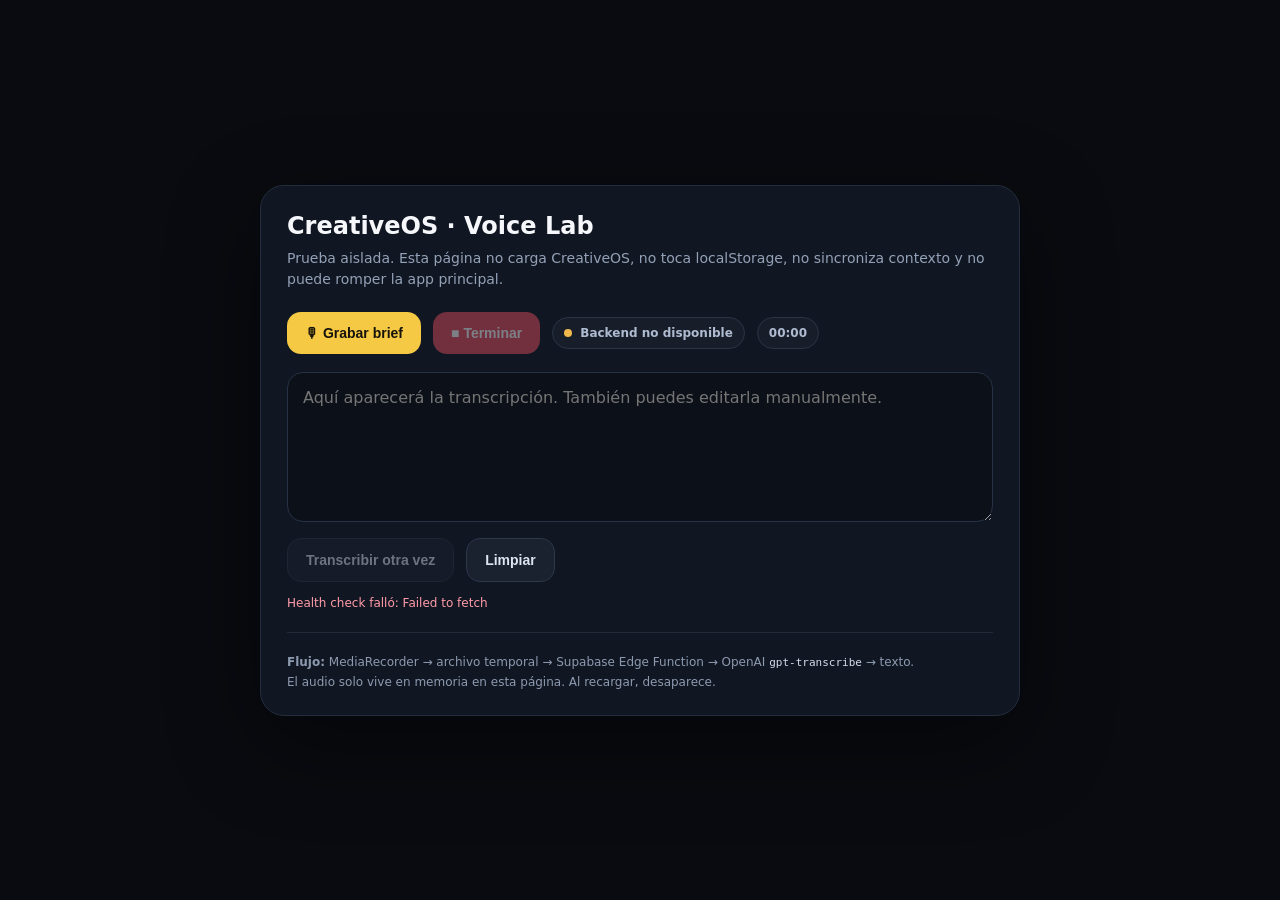
<file: voice-lab.html>
<!doctype html>
<html lang="es">
<head>
  <meta charset="utf-8" />
  <meta name="viewport" content="width=device-width,initial-scale=1" />
  <title>CreativeOS Voice Lab</title>
  <style>
    :root{color-scheme:dark;font-family:Inter,ui-sans-serif,system-ui,-apple-system,BlinkMacSystemFont,"Segoe UI",sans-serif}
    *{box-sizing:border-box}
    body{margin:0;min-height:100vh;background:#090b10;color:#f5f7fb;display:grid;place-items:center;padding:24px}
    .card{width:min(760px,100%);background:#111722;border:1px solid #232d3e;border-radius:24px;padding:26px;box-shadow:0 28px 90px rgba(0,0,0,.45)}
    h1{font-size:24px;margin:0 0 8px}.sub{color:#93a1b7;font-size:14px;line-height:1.5;margin-bottom:22px}
    .row{display:flex;gap:12px;align-items:center;flex-wrap:wrap}
    button{border:0;border-radius:14px;padding:13px 18px;font-size:14px;font-weight:800;cursor:pointer}
    button:disabled{opacity:.45;cursor:not-allowed}.primary{background:#f6c945;color:#16130a}.stop{background:#e95060;color:#fff}.ghost{background:#1a2230;color:#dce5f3;border:1px solid #2c374a}
    .pill{display:inline-flex;align-items:center;gap:8px;padding:8px 11px;border-radius:999px;font-size:12px;font-weight:750;background:#171e2a;border:1px solid #2a3445;color:#aebbd0}.dot{width:8px;height:8px;border-radius:50%;background:#68758a}.pill.recording .dot{background:#ff5364;box-shadow:0 0 0 5px rgba(255,83,100,.12)}.pill.ok .dot{background:#47d17a}.pill.warn .dot{background:#f0b84b}
    textarea{width:100%;min-height:150px;margin-top:18px;background:#0c1119;color:#f4f7fb;border:1px solid #263145;border-radius:16px;padding:15px;font:inherit;resize:vertical;outline:none}textarea:focus{border-color:#b18c28;box-shadow:0 0 0 3px rgba(246,201,69,.09)}
    .meta{margin-top:14px;color:#8c9ab0;font-size:12px;display:grid;gap:6px}.error{color:#ff9ba8}.success{color:#88e6aa}audio{width:100%;margin-top:16px}.sep{height:1px;background:#202a39;margin:22px 0}
    code{font-family:ui-monospace,SFMono-Regular,Menlo,monospace;font-size:11px;color:#d3dced}
  </style>
</head>
<body>
  <main class="card">
    <h1>CreativeOS · Voice Lab</h1>
    <div class="sub">Prueba aislada. Esta página no carga CreativeOS, no toca localStorage, no sincroniza contexto y no puede romper la app principal.</div>

    <div class="row">
      <button id="recordBtn" class="primary">🎙 Grabar brief</button>
      <button id="stopBtn" class="stop" disabled>■ Terminar</button>
      <span id="status" class="pill"><span class="dot"></span><span>Comprobando backend…</span></span>
      <span id="timer" class="pill">00:00</span>
    </div>

    <audio id="preview" controls hidden></audio>
    <textarea id="text" placeholder="Aquí aparecerá la transcripción. También puedes editarla manualmente."></textarea>

    <div class="row" style="margin-top:12px">
      <button id="transcribeBtn" class="ghost" disabled>Transcribir otra vez</button>
      <button id="clearBtn" class="ghost">Limpiar</button>
    </div>

    <div class="meta" id="meta"></div>
    <div class="sep"></div>
    <div class="meta">
      <div><strong>Flujo:</strong> MediaRecorder → archivo temporal → Supabase Edge Function → OpenAI <code>gpt-transcribe</code> → texto.</div>
      <div>El audio solo vive en memoria en esta página. Al recargar, desaparece.</div>
    </div>
  </main>

<script>
(() => {
  const SUPABASE_URL = 'https://naiglzmqpgucfbwfbvxt.supabase.co';
  const SUPABASE_KEY = 'sb_publishable_h883eAMdoF8IYcPunFFCVQ_SCB42SMf';
  const ENDPOINT = `${SUPABASE_URL}/functions/v1/transcribe-brief`;
  const LAB_HEADER = '2026-voice-v1';
  const MAX_MS = 60000;

  const recordBtn = document.getElementById('recordBtn');
  const stopBtn = document.getElementById('stopBtn');
  const transcribeBtn = document.getElementById('transcribeBtn');
  const clearBtn = document.getElementById('clearBtn');
  const status = document.getElementById('status');
  const timer = document.getElementById('timer');
  const text = document.getElementById('text');
  const preview = document.getElementById('preview');
  const meta = document.getElementById('meta');

  let stream = null;
  let recorder = null;
  let chunks = [];
  let blob = null;
  let startedAt = 0;
  let timerId = null;
  let stopTimer = null;
  let objectUrl = null;
  let backendConfigured = false;

  function setStatus(label, mode='') {
    status.className = `pill ${mode}`.trim();
    status.querySelector('span:last-child').textContent = label;
  }
  function setMeta(message, kind='') {
    meta.innerHTML = `<div class="${kind}">${message}</div>`;
  }
  function fmt(ms) {
    const sec = Math.max(0, Math.floor(ms/1000));
    return `${String(Math.floor(sec/60)).padStart(2,'0')}:${String(sec%60).padStart(2,'0')}`;
  }
  function cleanupStream() {
    if (stream) stream.getTracks().forEach(t => { try { t.stop(); } catch {} });
    stream = null;
  }
  function stopTimers() {
    clearInterval(timerId); clearTimeout(stopTimer); timerId = null; stopTimer = null;
  }
  function chooseMimeType() {
    const options = [
      'audio/webm;codecs=opus',
      'audio/webm',
      'audio/mp4;codecs=mp4a.40.2',
      'audio/mp4'
    ];
    if (!window.MediaRecorder) return '';
    for (const type of options) if (MediaRecorder.isTypeSupported?.(type)) return type;
    return '';
  }
  function extensionFor(type='') {
    if (type.includes('mp4')) return 'm4a';
    if (type.includes('ogg')) return 'ogg';
    if (type.includes('wav')) return 'wav';
    return 'webm';
  }

  async function checkBackend() {
    if (!navigator.mediaDevices?.getUserMedia || !window.MediaRecorder) {
      setStatus('Navegador sin MediaRecorder', 'warn');
      recordBtn.disabled = true;
      return;
    }
    try {
      const res = await fetch(ENDPOINT, { headers: { 'apikey': SUPABASE_KEY, 'x-creativeos-lab': LAB_HEADER } });
      const data = await res.json().catch(() => ({}));
      backendConfigured = !!data.configured;
      if (res.ok && backendConfigured) {
        setStatus(`Backend listo · ${data.model || 'gpt-transcribe'}`, 'ok');
        setMeta('Grabación y backend disponibles.', 'success');
      } else if (res.ok) {
        setStatus('Backend listo · falta API key', 'warn');
        setMeta('La grabación ya funciona. Falta configurar <code>OPENAI_API_KEY</code> en Supabase para poder transcribir.', 'error');
      } else {
        setStatus('Backend no disponible', 'warn');
        setMeta(`Health check: HTTP ${res.status}`, 'error');
      }
    } catch (err) {
      setStatus('Backend no disponible', 'warn');
      setMeta(`Health check falló: ${String(err?.message || err)}`, 'error');
    }
  }

  async function startRecording() {
    if (recorder?.state === 'recording') return;
    recordBtn.disabled = true;
    text.blur();
    setMeta('Solicitando acceso al micrófono…');
    try {
      stream = await navigator.mediaDevices.getUserMedia({
        audio: { echoCancellation: true, noiseSuppression: true, autoGainControl: true },
        video: false
      });
      const mimeType = chooseMimeType();
      chunks = [];
      recorder = mimeType ? new MediaRecorder(stream, { mimeType }) : new MediaRecorder(stream);
      recorder.addEventListener('dataavailable', event => {
        if (event.data && event.data.size > 0) chunks.push(event.data);
      });
      recorder.addEventListener('stop', onStopped, { once: true });
      recorder.addEventListener('error', event => {
        stopTimers(); cleanupStream();
        setStatus('Error de grabación', 'warn');
        setMeta(`MediaRecorder: ${event.error?.message || 'error desconocido'}`, 'error');
        recordBtn.disabled = false; stopBtn.disabled = true;
      }, { once: true });

      recorder.start(1000);
      startedAt = Date.now();
      timer.textContent = '00:00';
      timerId = setInterval(() => timer.textContent = fmt(Date.now() - startedAt), 250);
      stopTimer = setTimeout(stopRecording, MAX_MS);
      setStatus('Grabando…', 'recording');
      setMeta(`Formato: <code>${recorder.mimeType || 'automático'}</code>`);
      stopBtn.disabled = false;
    } catch (err) {
      cleanupStream();
      const name = err?.name || 'Error';
      const message = name === 'NotAllowedError'
        ? 'El navegador ha bloqueado el micrófono. Permite el acceso para esta web y vuelve a probar.'
        : name === 'NotFoundError'
          ? 'No se ha encontrado ningún micrófono disponible.'
          : `${name}: ${err?.message || err}`;
      setStatus('Micrófono no disponible', 'warn');
      setMeta(message, 'error');
      recordBtn.disabled = false;
    }
  }

  function stopRecording() {
    if (!recorder || recorder.state !== 'recording') return;
    stopBtn.disabled = true;
    setStatus('Preparando audio…');
    try { recorder.stop(); } catch {}
  }

  async function onStopped() {
    stopTimers(); cleanupStream();
    const type = recorder?.mimeType || chunks[0]?.type || 'audio/webm';
    blob = new Blob(chunks, { type });
    chunks = [];
    recorder = null;
    recordBtn.disabled = false;
    transcribeBtn.disabled = !blob.size;
    timer.textContent = fmt(Date.now() - startedAt);

    if (objectUrl) URL.revokeObjectURL(objectUrl);
    objectUrl = URL.createObjectURL(blob);
    preview.src = objectUrl;
    preview.hidden = false;
    setMeta(`Audio listo · ${(blob.size/1024).toFixed(1)} KB · <code>${blob.type || 'sin tipo'}</code>`);

    if (!blob.size) {
      setStatus('Audio vacío', 'warn');
      return;
    }
    await transcribe();
  }

  async function transcribe() {
    if (!blob?.size) return;
    transcribeBtn.disabled = true;
    recordBtn.disabled = true;
    setStatus('Transcribiendo…');
    setMeta('Enviando archivo temporal al backend…');

    const ext = extensionFor(blob.type);
    const file = new File([blob], `creativeos-brief-${Date.now()}.${ext}`, { type: blob.type || 'audio/webm' });
    const form = new FormData();
    form.append('audio', file);

    try {
      const res = await fetch(ENDPOINT, {
        method: 'POST',
        headers: { 'apikey': SUPABASE_KEY, 'x-creativeos-lab': LAB_HEADER },
        body: form
      });
      const data = await res.json().catch(() => ({}));
      if (!res.ok) {
        const detail = data.error === 'transcription_not_configured'
          ? 'Falta configurar OPENAI_API_KEY en Supabase.'
          : `${data.error || 'error'} · HTTP ${res.status}`;
        throw new Error(detail);
      }
      text.value = data.text || '';
      setStatus('Transcripción lista', 'ok');
      setMeta(`Modelo: <code>${data.model || 'gpt-transcribe'}</code> · ${text.value.length} caracteres`, 'success');
    } catch (err) {
      setStatus('No se pudo transcribir', 'warn');
      setMeta(String(err?.message || err), 'error');
    } finally {
      transcribeBtn.disabled = false;
      recordBtn.disabled = false;
    }
  }

  function clearAll() {
    if (recorder?.state === 'recording') stopRecording();
    blob = null; chunks = []; text.value = ''; preview.hidden = true; preview.removeAttribute('src');
    if (objectUrl) URL.revokeObjectURL(objectUrl); objectUrl = null;
    transcribeBtn.disabled = true; timer.textContent = '00:00';
    setMeta('Limpio. Puedes grabar otra prueba.');
    setStatus(backendConfigured ? 'Backend listo' : 'Backend listo · falta API key', backendConfigured ? 'ok' : 'warn');
  }

  recordBtn.addEventListener('click', startRecording);
  stopBtn.addEventListener('click', stopRecording);
  transcribeBtn.addEventListener('click', transcribe);
  clearBtn.addEventListener('click', clearAll);
  window.addEventListener('beforeunload', () => { stopTimers(); cleanupStream(); if (objectUrl) URL.revokeObjectURL(objectUrl); });

  checkBackend();
})();
</script>
</body>
</html>
</file>
<file: creativeos-enhancements.css>
/* CreativeOS unified enhancement layer */
#conceptEditor{position:fixed;inset:0;display:none;align-items:center;justify-content:center;padding:24px;background:rgba(3,5,9,.76);backdrop-filter:blur(10px);z-index:9999}
#conceptEditor.open{display:flex}
.ce-modal{width:min(980px,96vw);max-height:92vh;overflow:auto;background:linear-gradient(180deg,#111722,#0b1018);border:1px solid #29344a;border-radius:20px;box-shadow:0 32px 90px rgba(0,0,0,.55)}
.ce-head,.ce-foot{display:flex;align-items:center;justify-content:space-between;gap:14px;padding:18px 20px;border-bottom:1px solid #20293a}.ce-foot{border-bottom:0;border-top:1px solid #20293a;justify-content:flex-end;position:sticky;bottom:0;background:rgba(11,16,24,.96);backdrop-filter:blur(12px)}
.ce-head h2{margin:0;font-size:18px}.ce-head p{margin:4px 0 0;color:#8f99ad;font-size:11px}.ce-close{width:36px;height:36px;border-radius:10px;border:1px solid #303a4f;background:#111722;color:#fff;cursor:pointer}
.ce-body{padding:20px}.ce-grid{display:grid;grid-template-columns:1fr 1fr;gap:14px}.ce-field.full{grid-column:1/-1}.ce-field label,.ce-stat label{display:block;font-size:9px;text-transform:uppercase;letter-spacing:.1em;color:#7f8aa0;margin-bottom:7px}.ce-field input,.ce-field textarea,.ce-field select,.ce-stat input,.ce-add-video input{width:100%;border:1px solid #2d3850;background:#0b1018;color:#edf2fb;border-radius:11px;padding:11px 12px;outline:none}.ce-field textarea{min-height:110px;resize:vertical}.ce-field input:focus,.ce-field textarea:focus,.ce-field select:focus,.ce-stat input:focus,.ce-add-video input:focus{border-color:#5576c8;box-shadow:0 0 0 3px rgba(79,124,255,.09)}
.ce-stats{display:grid;grid-template-columns:repeat(4,1fr);gap:12px;margin-top:16px}.ce-stat{border:1px solid #20293a;background:#0c1119;border-radius:13px;padding:12px}.ce-video-box{margin-top:18px;border:1px solid #20293a;background:#0c1119;border-radius:15px;padding:15px}.ce-video-head{display:flex;align-items:center;justify-content:space-between;gap:12px}.ce-video-head h3{margin:0;font-size:13px}.ce-video-head span{display:block;color:#7f8aa0;font-size:9px;margin-top:3px}.ce-badge{border:1px solid #33415d;background:#111827;border-radius:999px;padding:6px 8px;color:#cbd6ec;font-size:9px}.ce-add-video{display:grid;grid-template-columns:1fr auto;gap:8px;margin-top:13px}.ce-upload{margin-top:10px;padding:12px;border:1px dashed #2d3850;border-radius:12px}.ce-note{font-size:9px;color:#7f8aa0;line-height:1.45}.ce-video-list{display:grid;gap:9px;margin-top:12px}.ce-video-item{display:grid;grid-template-columns:92px 1fr auto;gap:11px;align-items:center;border:1px solid #222c3d;background:#0b0f16;border-radius:12px;padding:9px}.ce-video-preview{height:58px;border-radius:9px;background:#131a27;display:grid;place-items:center;overflow:hidden;color:#8490a6;font-size:8px}.ce-video-preview video{width:100%;height:100%;object-fit:cover}.ce-video-info{min-width:0}.ce-video-info b{font-size:10px;display:block;white-space:nowrap;overflow:hidden;text-overflow:ellipsis}.ce-video-info span{display:block;font-size:8px;color:#7f8aa0;margin-top:3px;white-space:nowrap;overflow:hidden;text-overflow:ellipsis}.ce-remove,.ce-btn{border:1px solid #303b52;background:#111722;color:#dfe6f4;border-radius:10px;padding:8px 10px;cursor:pointer;font-size:10px}.ce-btn.primary{border-color:transparent;background:linear-gradient(135deg,#4f7cff,#7359ff);color:#fff}.ce-remove{color:#ffabb6;border-color:rgba(255,100,118,.25);background:rgba(255,100,118,.08)}
.cos-save-indicator{position:fixed;right:18px;bottom:18px;z-index:9997;border:1px solid #2d3850;background:rgba(11,16,24,.92);backdrop-filter:blur(12px);border-radius:999px;padding:8px 11px;font-size:9px;color:#8f99ad;opacity:0;transform:translateY(5px);transition:.2s}.cos-save-indicator.show{opacity:1;transform:none}.cos-save-indicator.ok{color:#a8efc6;border-color:rgba(53,208,127,.28)}
.cos-context-fab{position:fixed;right:18px;bottom:56px;z-index:9996;border:1px solid rgba(79,124,255,.35);background:linear-gradient(135deg,rgba(79,124,255,.22),rgba(141,98,255,.16)),#101620;color:#fff;border-radius:12px;padding:10px 12px;font-size:10px;font-weight:750;cursor:pointer;box-shadow:0 12px 35px rgba(0,0,0,.28)}
.cos-context-drawer{position:fixed;right:18px;bottom:100px;z-index:9996;width:min(360px,calc(100vw - 36px));max-height:68vh;overflow:auto;border:1px solid #2a354b;background:linear-gradient(180deg,#101620,#0b1018);border-radius:16px;box-shadow:0 28px 70px rgba(0,0,0,.5);padding:14px;display:none}.cos-context-drawer.open{display:block}.cos-context-head{display:flex;align-items:center;justify-content:space-between;gap:10px}.cos-context-head b{font-size:12px}.cos-context-head span{font-size:8px;color:#78849a}.cos-context-row{padding:10px 0;border-top:1px solid #20293a}.cos-context-row:first-of-type{border-top:0}.cos-context-label{font-size:8px;text-transform:uppercase;letter-spacing:.1em;color:#6f7b90;margin-bottom:4px}.cos-context-value{font-size:10px;color:#d9e1ef;line-height:1.4}.cos-context-actions{display:flex;gap:7px;margin-top:10px}.cos-context-actions button{flex:1;border:1px solid #303b52;background:#111722;color:#dfe6f4;border-radius:9px;padding:8px;cursor:pointer;font-size:9px}.cos-context-actions button.primary{border:0;background:linear-gradient(135deg,#4f7cff,#7359ff);color:#fff}
.cos-coverage{margin:14px 0 0;border:1px solid rgba(79,124,255,.22);background:linear-gradient(90deg,rgba(79,124,255,.055),rgba(141,98,255,.035)),#0d1119;border-radius:15px;padding:14px}.cos-coverage-head{display:flex;justify-content:space-between;gap:12px;align-items:flex-start}.cos-coverage-title{font-size:11px;font-weight:800}.cos-coverage-sub{font-size:9px;color:#7f8aa0;margin-top:3px}.cos-coverage-score{font-size:18px;font-weight:850;letter-spacing:-.03em}.cos-coverage-grid{display:grid;grid-template-columns:repeat(4,1fr);gap:8px;margin-top:11px}.cos-coverage-item{border:1px solid #20293a;background:#0b0f16;border-radius:10px;padding:9px}.cos-coverage-item b{display:block;font-size:11px}.cos-coverage-item span{display:block;font-size:8px;color:#717d91;margin-top:2px}.cos-coverage-note{margin-top:10px;font-size:9px;color:#aeb8c9;line-height:1.45}
.concept-video-count,.concept-signal-chip{margin-left:6px}.concept-signal-chip{border:1px solid #303b52;background:#101620;border-radius:999px;padding:4px 6px;font-size:8px;color:#9cabc3}
@media(max-width:720px){.ce-grid{grid-template-columns:1fr}.ce-field.full{grid-column:auto}.ce-stats{grid-template-columns:1fr 1fr}.cos-coverage-grid{grid-template-columns:1fr 1fr}.ce-video-item{grid-template-columns:72px 1fr}.ce-remove{grid-column:1/-1}}
</file>
<file: creativeos-ux-v4.css>
/* CreativeOS UX v4 — workflow + ChatGPT automation surface */
.cos4-fab{position:fixed;right:22px;bottom:22px;z-index:72;border:1px solid rgba(105,137,255,.38);background:linear-gradient(135deg,rgba(79,124,255,.96),rgba(117,77,255,.96));color:#fff;border-radius:14px;padding:11px 14px;display:flex;align-items:center;gap:9px;font-size:11px;font-weight:800;box-shadow:0 16px 42px rgba(0,0,0,.38),0 0 0 1px rgba(255,255,255,.04) inset;cursor:pointer;transition:.16s ease}.cos4-fab:hover{transform:translateY(-2px);filter:brightness(1.07)}.cos4-fab-score{font-size:9px;padding:4px 6px;background:rgba(8,12,20,.32);border-radius:999px}
.cos4-drawer{position:fixed;right:18px;bottom:72px;z-index:71;width:min(390px,calc(100vw - 28px));max-height:min(690px,calc(100vh - 105px));overflow:auto;border:1px solid #29334a;background:linear-gradient(180deg,rgba(16,21,31,.985),rgba(9,12,18,.99));border-radius:18px;box-shadow:0 28px 80px rgba(0,0,0,.5);opacity:0;pointer-events:none;transform:translateY(12px) scale(.985);transition:.16s ease}.cos4-drawer.open{opacity:1;pointer-events:auto;transform:none}
.cos4-head{display:flex;align-items:flex-start;justify-content:space-between;gap:14px;padding:17px;border-bottom:1px solid #232b3b;position:sticky;top:0;background:rgba(14,18,27,.96);backdrop-filter:blur(14px);z-index:2}.cos4-head b{display:block;font-size:14px}.cos4-head span{display:block;color:#7f8aa0;font-size:9px;margin-top:4px;line-height:1.4}.cos4-close{border:1px solid #303b52;background:#101620;color:#aeb8ca;border-radius:9px;width:31px;height:31px;cursor:pointer}
.cos4-body{padding:14px}.cos4-ready{border:1px solid rgba(79,124,255,.22);background:linear-gradient(135deg,rgba(79,124,255,.10),rgba(141,98,255,.06));border-radius:14px;padding:13px;margin-bottom:12px}.cos4-ready-top{display:flex;align-items:center;justify-content:space-between;gap:12px}.cos4-ready-top b{font-size:12px}.cos4-ready-top strong{font-size:17px;color:#a9bdff}.cos4-ready-track{height:6px;background:#1d2433;border-radius:99px;overflow:hidden;margin-top:9px}.cos4-ready-fill{height:100%;background:linear-gradient(90deg,#4f7cff,#8d62ff);border-radius:99px}.cos4-ready-note{font-size:9px;color:#8894aa;margin-top:7px;line-height:1.4}
.cos4-section{border:1px solid #242d3f;background:#0d1119;border-radius:14px;padding:12px;margin-top:10px}.cos4-section-title{font-size:8px;letter-spacing:.11em;text-transform:uppercase;color:#69758d;margin-bottom:9px}.cos4-kv{display:grid;grid-template-columns:84px 1fr;gap:8px;padding:6px 0;border-top:1px solid #1d2432}.cos4-kv:first-of-type{border-top:0}.cos4-kv span{font-size:9px;color:#6f7b91}.cos4-kv b{font-size:10px;font-weight:650;color:#dce4f2;white-space:nowrap;overflow:hidden;text-overflow:ellipsis}.cos4-pill-wrap{display:flex;gap:6px;flex-wrap:wrap}.cos4-pill{font-size:8px;border:1px solid #2d3850;background:#121824;color:#bdc8db;border-radius:999px;padding:5px 7px}
.cos4-next{display:flex;gap:10px;align-items:flex-start;border:1px solid rgba(53,208,127,.18);background:rgba(53,208,127,.055);border-radius:12px;padding:11px;margin-top:10px}.cos4-next-ico{width:27px;height:27px;border-radius:9px;background:rgba(53,208,127,.12);display:grid;place-items:center;color:#7fe7af;flex:0 0 auto}.cos4-next b{font-size:10px;display:block}.cos4-next span{font-size:9px;color:#819087;display:block;margin-top:3px;line-height:1.45}
.cos4-actions{display:grid;grid-template-columns:1fr 1fr;gap:8px;margin-top:11px}.cos4-btn{border:1px solid #303a50;background:#111722;color:#dbe3f1;border-radius:10px;padding:9px 10px;font-size:9px;font-weight:750;cursor:pointer;transition:.14s ease}.cos4-btn:hover{border-color:#485979;background:#151d2a}.cos4-btn.primary{border-color:transparent;background:linear-gradient(135deg,#4f7cff,#7659ff);color:#fff}.cos4-btn.full{grid-column:1/-1}.cos4-btn.subtle{background:transparent;color:#8c98ad}
.cos4-shortcuts{font-size:8px;color:#616d82;text-align:center;margin-top:10px}
.cos4-palette-backdrop{position:fixed;inset:0;z-index:90;background:rgba(3,5,9,.66);backdrop-filter:blur(4px);display:none;align-items:flex-start;justify-content:center;padding-top:min(14vh,130px)}.cos4-palette-backdrop.open{display:flex}.cos4-palette{width:min(650px,calc(100vw - 32px));border:1px solid #303a50;background:#0d1118;border-radius:17px;box-shadow:0 30px 100px rgba(0,0,0,.62);overflow:hidden}.cos4-search-wrap{display:flex;align-items:center;gap:10px;padding:14px 15px;border-bottom:1px solid #242c3b}.cos4-search-wrap span{color:#77849a;font-size:16px}.cos4-search{flex:1;border:0;outline:0;background:transparent;color:#f1f5fb;font-size:13px}.cos4-key{border:1px solid #30394d;background:#141923;border-radius:7px;padding:4px 6px;color:#6f7a8d;font-size:8px}.cos4-results{max-height:min(480px,58vh);overflow:auto;padding:8px}.cos4-result{width:100%;border:1px solid transparent;background:transparent;color:#dbe3ef;display:grid;grid-template-columns:34px 1fr auto;align-items:center;gap:9px;padding:9px 10px;border-radius:10px;text-align:left;cursor:pointer}.cos4-result:hover,.cos4-result.active{background:#141b27;border-color:#263146}.cos4-result-ico{width:30px;height:30px;border-radius:9px;background:#111827;border:1px solid #273248;display:grid;place-items:center;color:#8faaff}.cos4-result b{display:block;font-size:10px}.cos4-result span{display:block;font-size:8px;color:#748096;margin-top:2px}.cos4-result-type{font-size:8px!important;color:#66738a!important;margin:0!important}.cos4-empty{padding:24px;text-align:center;color:#6d7890;font-size:10px}
.cos4-inline-ready{display:flex;align-items:center;gap:8px;border:1px solid #29334a;background:#0d121b;border-radius:12px;padding:8px 10px;font-size:9px;color:#8d99ae}.cos4-inline-ready b{color:#cbd6e7}.cos4-dot{width:7px;height:7px;border-radius:50%;background:#f2bb4b}.cos4-dot.good{background:#35d07f}
@media(max-width:700px){.cos4-fab{right:14px;bottom:14px}.cos4-drawer{right:10px;bottom:62px;width:calc(100vw - 20px)}.cos4-actions{grid-template-columns:1fr}.cos4-btn.full{grid-column:auto}.cos4-palette-backdrop{padding-top:7vh}.cos4-kv{grid-template-columns:74px 1fr}}
</file>
<file: creativeos-intelligence.css>
.ci-nav-group{margin-top:10px;padding-top:8px;border-top:1px solid var(--line)}
.ci-nav-label{font-size:10px;text-transform:uppercase;letter-spacing:.12em;color:var(--muted2);padding:12px 11px 8px}
.ci-nav-btn{width:100%;border:0;background:transparent;text-align:left;display:flex;align-items:center;gap:11px;padding:10px 11px;border-radius:11px;color:#aab3c3;cursor:pointer;transition:.15s ease}
.ci-nav-btn:hover{background:#121722;color:#fff}.ci-nav-btn.active{background:linear-gradient(90deg,rgba(70,212,255,.14),rgba(141,98,255,.10));color:#fff;border:1px solid rgba(70,212,255,.18)}
.ci-nav-ico{width:20px;height:20px;display:grid;place-items:center;color:#79dfff;font-size:13px}.ci-host{display:none}.ci-host.active{display:block}
.ci-wrap{max-width:1600px;margin:0 auto;padding:28px}.ci-hero{display:flex;justify-content:space-between;align-items:flex-end;gap:20px;margin-bottom:20px}.ci-eyebrow{font-size:10px;text-transform:uppercase;letter-spacing:.14em;color:#7e8aa0;margin-bottom:8px}.ci-hero h1{font-size:31px;letter-spacing:-.045em;margin:0 0 7px}.ci-hero p{margin:0;color:var(--muted);font-size:12px;line-height:1.55;max-width:760px}
.ci-actions{display:flex;gap:8px;flex-wrap:wrap}.ci-btn{border:1px solid var(--line2);background:#111620;border-radius:10px;padding:8px 11px;color:#e8eef8;font-size:11px;font-weight:700;cursor:pointer}.ci-btn:hover{border-color:#425170;background:#151b28}.ci-btn.primary{border-color:transparent;background:linear-gradient(135deg,var(--blue),#7359ff)}.ci-btn.green{border-color:rgba(53,208,127,.28);background:rgba(53,208,127,.10);color:#a6f1c8}
.ci-stats{display:grid;grid-template-columns:repeat(5,minmax(0,1fr));gap:10px;margin-bottom:18px}.ci-stat{border:1px solid var(--line);background:#0d1119;border-radius:13px;padding:12px}.ci-stat b{display:block;font-size:19px;letter-spacing:-.03em}.ci-stat span{font-size:9px;color:var(--muted);text-transform:uppercase;letter-spacing:.08em}
.ci-grid{display:grid;gap:14px}.ci-grid.two{grid-template-columns:repeat(2,minmax(0,1fr))}.ci-grid.three{grid-template-columns:repeat(3,minmax(0,1fr))}.ci-card{border:1px solid var(--line);background:linear-gradient(180deg,rgba(17,21,30,.96),rgba(13,16,23,.96));border-radius:16px;overflow:hidden}.ci-card.pad{padding:16px}.ci-card h3{font-size:13px;margin:0 0 5px}.ci-card p{font-size:10px;line-height:1.5;color:var(--muted);margin:0}.ci-card-head{display:flex;justify-content:space-between;gap:12px;align-items:flex-start;padding:15px 16px;border-bottom:1px solid var(--line)}
.ci-section{display:flex;justify-content:space-between;align-items:end;gap:12px;margin:24px 0 10px}.ci-section h2{font-size:14px;margin:0}.ci-section p{margin:3px 0 0;color:var(--muted);font-size:10px}.ci-badge{display:inline-flex;align-items:center;gap:5px;padding:5px 8px;border-radius:999px;border:1px solid var(--line2);font-size:9px;color:#c5cee0;background:#0b1018}.ci-badge.good{color:#9bf0bf;border-color:rgba(53,208,127,.28);background:rgba(53,208,127,.08)}.ci-badge.warn{color:#f4cd78;border-color:rgba(242,187,75,.25);background:rgba(242,187,75,.08)}.ci-badge.ai{color:#c3b1ff;border-color:rgba(141,98,255,.28);background:rgba(141,98,255,.09)}
.ci-niche{cursor:pointer;transition:.16s}.ci-niche:hover{transform:translateY(-2px);border-color:#35425f}.ci-niche.active{border-color:rgba(70,212,255,.42);box-shadow:0 0 0 2px rgba(70,212,255,.05) inset}.ci-niche-counts{display:flex;gap:7px;flex-wrap:wrap;margin-top:12px}.ci-kpi{padding:7px 9px;background:#0b0f16;border:1px solid #1d2534;border-radius:9px;font-size:9px;color:var(--muted)}.ci-kpi b{font-size:11px;color:#eef3fb;margin-right:4px}
.ci-table-wrap{overflow:auto;border:1px solid var(--line);border-radius:14px}.ci-table{width:100%;border-collapse:collapse;min-width:820px;background:#0d1119}.ci-table th,.ci-table td{padding:11px 12px;border-bottom:1px solid #1c2330;text-align:left;font-size:10px;vertical-align:middle}.ci-table th{color:#727e93;font-size:9px;text-transform:uppercase;letter-spacing:.07em;background:#0b0f16;position:sticky;top:0}.ci-table td b{font-size:11px}.ci-table tr:last-child td{border-bottom:0}.ci-meter{height:5px;background:#202635;border-radius:999px;overflow:hidden;min-width:70px}.ci-meter>i{display:block;height:100%;background:linear-gradient(90deg,var(--blue),var(--violet));border-radius:999px}
.ci-pattern{padding:13px 14px;border-bottom:1px solid #1c2330}.ci-pattern:last-child{border-bottom:0}.ci-template{font-size:12px;font-weight:750;line-height:1.45;margin:5px 0}.ci-meta{display:flex;gap:7px;flex-wrap:wrap;color:var(--muted);font-size:9px}.ci-example{margin-top:8px;padding:9px 10px;border-left:2px solid #405b9c;background:#0b1018;border-radius:0 9px 9px 0;color:#bec8da;font-size:10px;line-height:1.5}
.ci-form{display:grid;gap:9px}.ci-input,.ci-select,.ci-textarea{width:100%;border:1px solid var(--line2);background:#0b0f16;color:#eef3fb;border-radius:10px;padding:9px 10px;font-size:11px;outline:none}.ci-textarea{min-height:84px;resize:vertical}.ci-input:focus,.ci-select:focus,.ci-textarea:focus{border-color:#516baf;box-shadow:0 0 0 3px rgba(79,124,255,.08)}.ci-form-row{display:grid;grid-template-columns:1fr 1fr;gap:9px}.ci-label{font-size:9px;color:var(--muted);margin-bottom:4px;text-transform:uppercase;letter-spacing:.06em}
.ci-list{display:grid}.ci-list-item{padding:13px 15px;border-bottom:1px solid #1c2330}.ci-list-item:last-child{border-bottom:0}.ci-list-item b{display:block;font-size:11px}.ci-list-item p{margin:4px 0 0;font-size:10px;color:var(--muted);line-height:1.5}.ci-list-top{display:flex;justify-content:space-between;gap:10px;align-items:flex-start}
.ci-avatar-grid{display:grid;grid-template-columns:repeat(4,minmax(0,1fr));gap:12px}.ci-avatar{border:1px solid var(--line);background:#0d1119;border-radius:14px;padding:13px}.ci-avatar-img{width:64px;height:64px;border-radius:14px;background:linear-gradient(145deg,#263249,#11151f);border:1px solid #2a3449;overflow:hidden;display:grid;place-items:center;font-size:19px;font-weight:850;margin-bottom:10px}.ci-avatar-img img{width:100%;height:100%;object-fit:cover}.ci-avatar b{font-size:11px}.ci-avatar small{display:block;color:var(--muted);font-size:9px;margin-top:3px;line-height:1.4}.ci-avatar .ci-hyp{margin-top:9px;padding-top:9px;border-top:1px solid #202635;color:#a99cf0;font-size:9px;line-height:1.45}
.ci-empty{padding:24px;text-align:center;color:var(--muted);font-size:11px}.ci-error{padding:14px;border:1px solid rgba(255,100,118,.25);background:rgba(255,100,118,.08);color:#ffb3bd;border-radius:12px;font-size:11px}.ci-loading{padding:34px;text-align:center;color:var(--muted);font-size:11px}.ci-note{border:1px solid rgba(70,212,255,.18);background:rgba(70,212,255,.055);border-radius:13px;padding:12px 13px;color:#b6dce8;font-size:10px;line-height:1.5}.ci-toolbar{display:flex;gap:8px;align-items:center;flex-wrap:wrap}.ci-search{min-width:220px}
@media(max-width:1100px){.ci-stats{grid-template-columns:repeat(3,1fr)}.ci-grid.three{grid-template-columns:repeat(2,1fr)}.ci-avatar-grid{grid-template-columns:repeat(3,1fr)}}
@media(max-width:760px){.ci-wrap{padding:18px 14px}.ci-hero{align-items:flex-start;flex-direction:column}.ci-stats{grid-template-columns:repeat(2,1fr)}.ci-grid.two,.ci-grid.three{grid-template-columns:1fr}.ci-avatar-grid{grid-template-columns:repeat(2,1fr)}.ci-form-row{grid-template-columns:1fr}.ci-nav-label{padding-top:10px}}
</file>
<file: creativeos-intelligence-v3.css>
/* CreativeOS Intelligence v3 — visual hierarchy + testing workflow */
#ciHost[data-ci-view="testing"]{--ci-accent:#58a6ff;--ci-soft:rgba(88,166,255,.10)}
#ciHost[data-ci-view="niches"]{--ci-accent:#f59e0b;--ci-soft:rgba(245,158,11,.10)}
#ciHost[data-ci-view="concepts"]{--ci-accent:#a78bfa;--ci-soft:rgba(167,139,250,.10)}
#ciHost[data-ci-view="angles"]{--ci-accent:#22d3ee;--ci-soft:rgba(34,211,238,.09)}
#ciHost[data-ci-view="avatars"]{--ci-accent:#f472b6;--ci-soft:rgba(244,114,182,.09)}
#ciHost[data-ci-view="learnings"]{--ci-accent:#34d399;--ci-soft:rgba(52,211,153,.09)}

.ci-nav-group{margin:14px 10px 0;padding-top:10px;border-top:1px solid rgba(255,255,255,.07)}
.ci-nav-label{padding:8px 10px 6px;font-size:10px;letter-spacing:.12em;text-transform:uppercase;color:#657083;font-weight:800}
.ci-nav-label.ci-nav-sub{margin-top:7px;color:#535d6d}
.ci-nav-btn{position:relative;overflow:hidden}
.ci-nav-btn::before{content:"";position:absolute;left:0;top:8px;bottom:8px;width:2px;border-radius:999px;opacity:.34}
.ci-nav-btn.route-testing::before{background:#58a6ff}
.ci-nav-btn.route-niches::before{background:#f59e0b}
.ci-nav-btn.route-concepts::before{background:#a78bfa}
.ci-nav-btn.route-angles::before{background:#22d3ee}
.ci-nav-btn.route-avatars::before{background:#f472b6}
.ci-nav-btn.route-learnings::before{background:#34d399}
.ci-nav-btn.active{background:rgba(255,255,255,.055)!important}
.ci-nav-btn.active::before{opacity:1;width:3px}

.ci-host{--ci-accent:#58a6ff;--ci-soft:rgba(88,166,255,.1)}
.ci-host .ci-hero{border:1px solid color-mix(in srgb,var(--ci-accent) 18%,rgba(255,255,255,.06));background:linear-gradient(135deg,var(--ci-soft),rgba(12,15,23,.55));border-radius:20px;padding:24px;margin-bottom:20px}
.ci-host .ci-eyebrow{color:var(--ci-accent)}
.ci-host .ci-section h2{position:relative;padding-left:12px}
.ci-host .ci-section h2::before{content:"";position:absolute;left:0;top:3px;bottom:3px;width:3px;border-radius:99px;background:var(--ci-accent)}
.ci-host .ci-card{border-color:rgba(255,255,255,.075)}
.ci-host .ci-card:hover{border-color:color-mix(in srgb,var(--ci-accent) 32%,rgba(255,255,255,.08))}

.ci-overview-strip{display:grid;grid-template-columns:repeat(3,minmax(0,1fr));gap:10px;margin:0 0 18px}
.ci-overview-strip>div{padding:15px 17px;border-radius:14px;border:1px solid rgba(88,166,255,.16);background:rgba(88,166,255,.055);display:flex;align-items:baseline;gap:9px}
.ci-overview-strip.learning>div{border-color:rgba(52,211,153,.17);background:rgba(52,211,153,.055)}
.ci-overview-strip b{font-size:21px;color:#eef5ff}
.ci-overview-strip span{font-size:12px;color:#7e8999}

.ci-testing-grid{display:grid;grid-template-columns:repeat(3,minmax(0,1fr));gap:15px}
.ci-test-product-card{appearance:none;text-align:left;width:100%;padding:18px;border:1px solid rgba(255,255,255,.075);border-radius:18px;background:linear-gradient(180deg,#121721,#0d1118);color:inherit;cursor:pointer;transition:.18s ease;box-shadow:none}
.ci-test-product-card:hover{transform:translateY(-2px);border-color:rgba(88,166,255,.38);box-shadow:0 10px 30px rgba(0,0,0,.18)}
.ci-test-product-card.product-strideshield{border-top:3px solid #60a5fa}
.ci-test-product-card.product-plnwzcp{border-top:3px solid #22d3ee}
.ci-test-product-card.product-flowerpress{border-top:3px solid #f472b6}
.ci-test-product-top{display:flex;justify-content:space-between;gap:12px;align-items:flex-start}
.ci-test-product-top h3{margin:4px 0 0;font-size:18px;color:#f5f7fb}
.ci-product-kicker{font-size:10px;color:#7f8b9d;text-transform:uppercase;letter-spacing:.1em;font-weight:800}
.ci-test-day{display:flex;align-items:baseline;gap:8px;margin:17px 0 13px}
.ci-test-day b{font-size:23px;color:#f4f7fb}
.ci-test-day span{font-size:11px;color:#758094}
.ci-product-mini-metrics{display:grid;grid-template-columns:repeat(4,minmax(0,1fr));gap:7px}
.ci-product-mini-metrics span{padding:9px 7px;border-radius:10px;background:rgba(255,255,255,.03);border:1px solid rgba(255,255,255,.05);display:flex;flex-direction:column}
.ci-product-mini-metrics b{font-size:14px;color:#eaf0f8}
.ci-product-mini-metrics small{font-size:9px;color:#69768a;margin-top:3px}
.ci-quality-row{display:grid;grid-template-columns:130px 1fr;gap:12px;align-items:center;margin-top:14px;padding-top:13px;border-top:1px solid rgba(255,255,255,.055)}
.ci-quality-row strong{display:block;font-size:11px;color:#d9e3f0}
.ci-quality-row small{display:block;font-size:9px;color:#687487;margin-top:3px}
.ci-chip-row{display:flex;gap:6px;flex-wrap:wrap;margin-top:12px}
.ci-chip{font-size:10px;padding:4px 7px;border-radius:999px;background:rgba(255,255,255,.045);border:1px solid rgba(255,255,255,.06);color:#8995a6}
.ci-next-focus{display:flex;justify-content:space-between;gap:12px;margin-top:12px;padding-top:11px;border-top:1px dashed rgba(255,255,255,.07);font-size:10px}
.ci-next-focus span{color:#667287;text-transform:uppercase;letter-spacing:.06em}
.ci-next-focus b{color:#a9c8ef;text-align:right}

.ci-product-detail-head{margin-bottom:17px}
.ci-back{appearance:none;border:0;background:transparent;color:#7daee7;padding:0;margin:0 0 14px;cursor:pointer;font-weight:700}
.ci-product-title-row{display:flex;justify-content:space-between;gap:25px;align-items:flex-start}
.ci-product-title-row h1{margin:4px 0 8px;font-size:28px}
.ci-product-title-row p{max-width:900px;margin:0;color:#8190a4;line-height:1.55}
.ci-product-stat-grid{display:grid;grid-template-columns:repeat(4,minmax(0,1fr));gap:11px;margin-bottom:13px}
.ci-product-stat{padding:16px;border-radius:14px;border:1px solid rgba(255,255,255,.07);background:#0f141d;position:relative;overflow:hidden}
.ci-product-stat::before{content:"";position:absolute;left:0;top:0;right:0;height:2px;background:#58a6ff}
.ci-product-stat.views::before{background:#a78bfa}
.ci-product-stat.best::before{background:#f59e0b}
.ci-product-stat.sales::before{background:#34d399}
.ci-product-stat span{display:block;font-size:10px;color:#6e7a8d;text-transform:uppercase;letter-spacing:.06em}
.ci-product-stat b{display:block;font-size:24px;margin:6px 0 2px;color:#f3f7fc}
.ci-product-stat small{font-size:10px;color:#657185}
.ci-historical-note{margin:0 0 14px;padding:10px 13px;border-radius:10px;background:rgba(245,158,11,.07);border:1px solid rgba(245,158,11,.17);font-size:11px;color:#a99471}
.ci-historical-note b{color:#e8c77f}
.ci-quality-grid{margin-bottom:4px}
.ci-quality-big{font-size:27px;color:#8dc3ff}
.ci-quality-line{margin:13px 0}
.ci-quality-line>div:first-child{display:flex;justify-content:space-between;gap:10px;font-size:11px;margin-bottom:7px;color:#8b97a8}
.ci-quality-line b{color:#dce8f6}
.ci-quality-explain{margin-top:14px;padding:10px;border-radius:10px;background:rgba(88,166,255,.06);color:#8293aa;font-size:11px;line-height:1.45}
.ci-fact-list{display:grid;gap:1px;margin-top:6px}
.ci-fact-list>div{display:flex;justify-content:space-between;padding:9px 0;border-bottom:1px solid rgba(255,255,255,.05);font-size:11px}
.ci-fact-list span{color:#758095}
.ci-fact-list b{color:#e3eaf3}

.ci-daily-log-card{padding-bottom:10px}
.ci-daily-form{display:grid;grid-template-columns:repeat(5,minmax(0,1fr));gap:10px;align-items:end}
.ci-daily-form label{font-size:10px;color:#77849a;display:flex;flex-direction:column;gap:5px}
.ci-daily-form label.wide{grid-column:span 3}
.ci-daily-form input{width:100%;box-sizing:border-box;background:#090d13;border:1px solid rgba(255,255,255,.08);border-radius:9px;color:#eef3f8;padding:10px 11px;outline:none}
.ci-daily-form input:focus{border-color:rgba(88,166,255,.45)}
.ci-daily-form .ci-btn{height:38px;align-self:end}
.ci-log-list{margin-top:15px;border-top:1px solid rgba(255,255,255,.06)}
.ci-log-row{display:grid;grid-template-columns:2fr repeat(4,minmax(70px,.65fr)) 34px;gap:10px;align-items:center;padding:11px 0;border-bottom:1px solid rgba(255,255,255,.05);font-size:11px}
.ci-log-row>div{display:flex;flex-direction:column;gap:3px}
.ci-log-row small{color:#667488}
.ci-log-row span{color:#9aa7b7}
.ci-icon-btn{width:28px;height:28px;border-radius:8px;border:1px solid rgba(255,255,255,.08);background:#111720;color:#8390a4;cursor:pointer}
.ci-icon-btn.danger:hover{border-color:rgba(248,113,113,.35);color:#fca5a5}

.ci-workflow-shell{display:grid;grid-template-columns:290px minmax(0,1fr);gap:14px;margin-bottom:30px}
.ci-workflow-sidebar,.ci-workflow-main{border:1px solid rgba(255,255,255,.07);border-radius:17px;background:#0d1219;min-width:0}
.ci-workflow-sidebar{padding:14px}
.ci-workflow-main{padding:0;overflow:hidden}
.ci-wf-list{display:grid;gap:8px;margin-top:12px}
.ci-wf-card{appearance:none;width:100%;text-align:left;padding:12px;border:1px solid rgba(255,255,255,.065);border-radius:12px;background:#111720;color:inherit;cursor:pointer;display:flex;justify-content:space-between;gap:10px}
.ci-wf-card:hover,.ci-wf-card.active{border-color:rgba(88,166,255,.34);background:rgba(88,166,255,.055)}
.ci-wf-card h4{margin:5px 0 4px;font-size:12px;color:#e5edf7}
.ci-wf-card p{margin:0;color:#6e7a8c;font-size:9px;line-height:1.4;max-height:30px;overflow:hidden}
.ci-wf-node-count{font-size:9px;color:#6d7b90;white-space:nowrap}
.ci-wf-status{display:inline-flex;font-size:8px;text-transform:uppercase;letter-spacing:.06em;padding:3px 6px;border-radius:999px;background:rgba(255,255,255,.05);color:#7c899c}
.ci-wf-status.tested{background:rgba(52,211,153,.10);color:#75d8b4}
.ci-wf-status.testing{background:rgba(245,158,11,.10);color:#d9a747}
.ci-wf-status.planned{background:rgba(167,139,250,.10);color:#ae9ae6}

.ci-workflow-editor{padding:16px}
.ci-workflow-editor-head{display:flex;justify-content:space-between;gap:13px;align-items:center;margin-bottom:10px}
.ci-workflow-name-fields{display:flex;gap:8px;min-width:0;flex:1}
.ci-workflow-name-fields input,.ci-workflow-name-fields select,.ci-workflow-notes{background:#090d13;border:1px solid rgba(255,255,255,.085);border-radius:10px;color:#eff4fa;padding:10px 12px;outline:none}
.ci-workflow-name-fields input{flex:1;font-weight:700}
.ci-workflow-name-fields select{width:120px}
.ci-workflow-notes{width:100%;box-sizing:border-box;min-height:58px;resize:vertical;margin-bottom:14px;color:#aab5c4}
.ci-workflow-name-fields input:focus,.ci-workflow-name-fields select:focus,.ci-workflow-notes:focus{border-color:rgba(88,166,255,.4)}
.ci-wf-canvas{display:grid;grid-template-columns:repeat(3,minmax(0,1fr));gap:9px;min-height:150px;padding:12px;border-radius:13px;background:#090d13;border:1px dashed rgba(255,255,255,.08)}
.ci-wf-node{border:1px solid rgba(255,255,255,.07);border-top:2px solid #64748b;border-radius:11px;background:#111720;overflow:hidden}
.ci-wf-node[data-node-type="avatar"]{border-top-color:#f472b6}
.ci-wf-node[data-node-type="concept"]{border-top-color:#a78bfa}
.ci-wf-node[data-node-type="sales_angle"]{border-top-color:#22d3ee}
.ci-wf-node[data-node-type="text_hook"],.ci-wf-node[data-node-type="bridge_text"]{border-top-color:#f59e0b}
.ci-wf-node[data-node-type="visual_hook"]{border-top-color:#fb7185}
.ci-wf-node[data-node-type="background"]{border-top-color:#60a5fa}
.ci-wf-node[data-node-type="audio"]{border-top-color:#34d399}
.ci-wf-node[data-node-type="product_demo"]{border-top-color:#818cf8}
.ci-wf-node[data-node-type="cta"]{border-top-color:#facc15}
.ci-wf-node-head{display:flex;justify-content:space-between;gap:8px;align-items:center;padding:8px 9px;border-bottom:1px solid rgba(255,255,255,.05)}
.ci-wf-node-head>span{font-size:9px;text-transform:uppercase;letter-spacing:.07em;color:#8390a2;font-weight:800}
.ci-wf-node-head button{border:0;background:transparent;color:#667286;cursor:pointer;padding:1px 4px}
.ci-wf-node-head button:hover{color:#d4dfeb}
.ci-wf-node-head button.danger:hover{color:#fca5a5}
.ci-wf-node-value{width:100%;box-sizing:border-box;min-height:84px;background:transparent;border:0;resize:vertical;color:#dce4ee;padding:10px;outline:none;font:inherit;font-size:11px;line-height:1.5}
.ci-wf-drop-empty,.ci-workflow-empty{display:flex;flex-direction:column;justify-content:center;align-items:center;text-align:center;color:#647084;min-height:180px;gap:6px}
.ci-workflow-empty b{color:#9cabbd}
.ci-wf-builder,.ci-wf-library{margin-top:13px;padding-top:13px;border-top:1px solid rgba(255,255,255,.055)}
.ci-wf-builder h4,.ci-wf-library h4{margin:0 0 3px;font-size:11px;color:#dce5ef}
.ci-wf-builder p,.ci-wf-library p{margin:0 0 9px;font-size:9px;color:#667386}
.ci-wf-palette,.ci-wf-suggestions{display:flex;gap:7px;flex-wrap:wrap}
.ci-wf-palette button{border:1px solid rgba(255,255,255,.07);background:#111720;color:#93a1b4;border-radius:9px;padding:7px 9px;font-size:9px;cursor:pointer}
.ci-wf-palette button:hover{border-color:rgba(88,166,255,.35);color:#cfe4fb}
.ci-wf-suggestions button{display:flex;align-items:center;gap:6px;max-width:320px;text-align:left;border:1px solid rgba(255,255,255,.065);background:rgba(255,255,255,.025);color:#9aa8b9;border-radius:9px;padding:7px 9px;font-size:9px;cursor:pointer}
.ci-wf-suggestions button span{font-size:8px;color:#65738a;text-transform:uppercase;letter-spacing:.05em}
.ci-wf-suggestions button:hover{border-color:rgba(167,139,250,.35);color:#d6c9f6}

.ci-library-summary{display:flex;align-items:center;gap:8px;padding:13px 15px;margin-bottom:15px;border-radius:13px;background:rgba(167,139,250,.055);border:1px solid rgba(167,139,250,.14)}
.ci-library-summary b{font-size:18px;color:#ddd3fa}
.ci-library-summary span{font-size:11px;color:#7e8698}
.ci-library-summary i{width:1px;height:22px;background:rgba(255,255,255,.08);margin:0 7px}
.ci-concept-metrics{display:grid;grid-template-columns:repeat(2,minmax(0,1fr));gap:6px;margin-top:12px}
.ci-concept-metrics span{font-size:9px;padding:7px;border-radius:8px;background:rgba(255,255,255,.03);color:#6f7c90}
.ci-concept-metrics b{color:#c6d1df;margin-right:3px}
.ci-avatar-img{width:100%;height:160px;object-fit:cover;border-radius:12px;margin-bottom:12px;border:1px solid rgba(255,255,255,.06)}
.ci-avatar-placeholder{height:120px;border-radius:12px;background:rgba(244,114,182,.06);display:flex;align-items:center;justify-content:center;font-size:28px;color:#a76d91;margin-bottom:12px}
.ci-ai-note{margin-top:11px;padding:9px;border-radius:9px;background:rgba(167,139,250,.065);color:#897ca8;font-size:10px;line-height:1.5}
.ci-ai-note b{display:block;color:#bba8e6;margin-bottom:4px}

.ci-badge.source-tested{background:rgba(52,211,153,.1);color:#77d9b6;border-color:rgba(52,211,153,.18)}
.ci-badge.source-saved{background:rgba(245,158,11,.09);color:#d7a84e;border-color:rgba(245,158,11,.18)}
.ci-badge.source-research{background:rgba(96,165,250,.09);color:#86b8ee;border-color:rgba(96,165,250,.18)}
.ci-badge.source-ai{background:rgba(167,139,250,.1);color:#b7a1ea;border-color:rgba(167,139,250,.18)}
.ci-badge.source-manual{background:rgba(148,163,184,.09);color:#99a6b5;border-color:rgba(148,163,184,.16)}

.ci-toast-host{position:fixed;right:18px;bottom:18px;z-index:99999;display:grid;gap:8px}
.ci-toast{padding:10px 13px;border-radius:10px;background:#101720;border:1px solid rgba(52,211,153,.25);box-shadow:0 12px 40px rgba(0,0,0,.35);color:#b8dfd0;font-size:11px}
.ci-toast.error{border-color:rgba(248,113,113,.28);color:#f2b0b0}

@media(max-width:1150px){
  .ci-testing-grid{grid-template-columns:repeat(2,minmax(0,1fr))}
  .ci-workflow-shell{grid-template-columns:240px minmax(0,1fr)}
  .ci-wf-canvas{grid-template-columns:repeat(2,minmax(0,1fr))}
  .ci-daily-form{grid-template-columns:repeat(3,minmax(0,1fr))}
}
@media(max-width:800px){
  .ci-testing-grid,.ci-product-stat-grid,.ci-overview-strip{grid-template-columns:1fr 1fr}
  .ci-workflow-shell{grid-template-columns:1fr}
  .ci-daily-form{grid-template-columns:1fr 1fr}
  .ci-daily-form label.wide{grid-column:span 2}
  .ci-log-row{grid-template-columns:1.5fr 1fr 1fr}
  .ci-log-row span:nth-of-type(n+3){display:none}
  .ci-wf-canvas{grid-template-columns:1fr}
}
</file>
<file: creativeos-product-lens.css>
/* Product-centric Intelligence layer */
#ciHost[data-ci-view="avatars"]{--ci-accent:#f59e0b;--ci-soft:rgba(245,158,11,.09)}
.ci-nav-btn.route-matrix::before{background:#f59e0b!important}
.cio-hero{position:relative;overflow:hidden}
.cio-hero::after{content:"";position:absolute;right:-90px;top:-120px;width:280px;height:280px;border-radius:50%;background:radial-gradient(circle,color-mix(in srgb,var(--ci-accent) 16%,transparent),transparent 67%);pointer-events:none}
.cio-context-note{margin:-4px 0 18px;padding:12px 14px;border-radius:12px;background:rgba(245,158,11,.055);border:1px solid rgba(245,158,11,.16);font-size:11px;color:#8f98a8;line-height:1.5}
.cio-context-note b{color:#efc06b}

.cio-product-tabs{display:flex;gap:8px;flex-wrap:wrap;margin:0 0 16px}
.cio-product-tabs button,.cio-mode-tabs button{appearance:none;border:1px solid rgba(255,255,255,.07);background:#0f141c;color:#8995a7;border-radius:11px;padding:9px 11px;cursor:pointer;transition:.15s ease;text-align:left}
.cio-product-tabs button:hover,.cio-mode-tabs button:hover{border-color:color-mix(in srgb,var(--ci-accent) 35%,rgba(255,255,255,.08));color:#d8e2ee}
.cio-product-tabs button.active,.cio-mode-tabs button.active{border-color:color-mix(in srgb,var(--ci-accent) 48%,rgba(255,255,255,.08));background:var(--ci-soft);color:#edf4fb}
.cio-product-tabs button span{display:block;font-size:11px;font-weight:800}
.cio-product-tabs button small{display:block;margin-top:3px;font-size:8px;color:#657287}
.cio-mode-tabs{display:flex;gap:7px;margin:0 0 10px}
.cio-mode-tabs button{font-size:10px;font-weight:800}

.cio-lens-summary{display:flex;align-items:center;gap:8px;padding:12px 14px;border-radius:12px;background:rgba(255,255,255,.025);border:1px solid rgba(255,255,255,.06);margin:0 0 14px}
.cio-lens-summary span{font-size:9px;color:#657286;text-transform:uppercase;letter-spacing:.06em}
.cio-lens-summary b{font-size:12px;color:#e2e9f2}
.cio-lens-summary i{height:20px;width:1px;background:rgba(255,255,255,.08);margin:0 5px}

.cio-matrix-stack{display:grid;gap:15px}
.cio-matrix-product{border:1px solid rgba(255,255,255,.07);background:linear-gradient(180deg,#101620,#0b1017);border-radius:18px;padding:16px}
.cio-matrix-head{display:flex;justify-content:space-between;gap:20px;align-items:flex-start;margin-bottom:14px}
.cio-matrix-head span{display:block;font-size:9px;text-transform:uppercase;letter-spacing:.07em;color:#7b8798}
.cio-matrix-head h3{margin:4px 0 3px;font-size:18px;color:#f2f6fb}
.cio-matrix-head p{margin:0;font-size:10px;color:#667387}
.cio-matrix-head button{appearance:none;border:1px solid rgba(245,158,11,.20);background:rgba(245,158,11,.07);color:#d7aa55;border-radius:9px;padding:8px 10px;font-size:9px;font-weight:800;cursor:pointer}
.cio-matrix-head button:hover{background:rgba(245,158,11,.12);color:#efc26d}
.cio-variable-grid{display:grid;grid-template-columns:repeat(4,minmax(0,1fr));gap:8px}
.cio-variable{padding:11px;border-radius:11px;background:#0d1219;border:1px solid rgba(255,255,255,.055);min-width:0}
.cio-variable.multi{border-color:rgba(52,211,153,.12)}
.cio-variable.one{border-color:rgba(96,165,250,.11)}
.cio-variable.empty{border-color:rgba(248,113,113,.09);opacity:.82}
.cio-variable-top{display:flex;justify-content:space-between;gap:8px;align-items:center}
.cio-variable-top b{font-size:10px;color:#cbd6e3}
.cio-variable-top span{font-size:8px;color:#667489;white-space:nowrap}
.cio-variable p{margin:6px 0 9px;color:#657185;font-size:8px;line-height:1.4;min-height:23px}
.cio-variable-examples{display:grid;gap:4px;margin-bottom:8px}
.cio-variable-examples small{display:block;white-space:nowrap;overflow:hidden;text-overflow:ellipsis;padding:4px 6px;border-radius:6px;background:rgba(255,255,255,.025);color:#8d99a9;font-size:8px}
.cio-variable-bar{height:3px;border-radius:99px;background:rgba(255,255,255,.045);overflow:hidden}
.cio-variable-bar i{display:block;height:100%;background:#f59e0b;border-radius:99px}
.cio-matrix-next{display:flex;align-items:center;gap:9px;margin-top:12px;padding-top:11px;border-top:1px solid rgba(255,255,255,.055);font-size:9px}
.cio-matrix-next span{color:#657184;text-transform:uppercase;letter-spacing:.05em}
.cio-matrix-next b{color:#efc06b}
.cio-matrix-next small{color:#697487;margin-left:auto}

.cio-angle-grid,.cio-concept-grid,.cio-learning-grid{display:grid;grid-template-columns:repeat(3,minmax(0,1fr));gap:12px}
.cio-angle-card,.cio-concept-card,.cio-learning-card{position:relative;overflow:hidden;padding:15px;border-radius:15px;background:linear-gradient(180deg,#111720,#0d1219);border:1px solid rgba(255,255,255,.07)}
.cio-card-accent{position:absolute;left:0;top:0;right:0;height:2px;background:var(--ci-accent)}
.cio-concept-card.user-confirmed-test .cio-card-accent{background:#34d399}
.cio-concept-card.saved-working-concept .cio-card-accent{background:#f59e0b}
.cio-card-top{display:flex;justify-content:space-between;align-items:flex-start;gap:10px}
.cio-card-kicker{display:block;font-size:8px;text-transform:uppercase;letter-spacing:.07em;color:#667386;font-weight:800}
.cio-card-top h3{margin:4px 0 0;font-size:13px;line-height:1.3;color:#e9eff7}
.cio-angle-card>p,.cio-concept-card>p,.cio-learning-card>p{margin:10px 0 12px;color:#7d8a9b;font-size:10px;line-height:1.5}
.cio-result-row{display:grid;grid-template-columns:repeat(4,minmax(0,1fr));gap:5px;margin-top:10px}
.cio-result-row span{padding:7px;border-radius:8px;background:rgba(255,255,255,.025);font-size:8px;color:#677489}
.cio-result-row b{display:block;color:#bdc9d7;font-size:11px;margin-bottom:2px}
.cio-chip-row{display:flex;gap:5px;flex-wrap:wrap;margin-top:10px}
.cio-chip-row span{font-size:8px;padding:4px 6px;border-radius:999px;background:rgba(255,255,255,.035);border:1px solid rgba(255,255,255,.05);color:#7f8b9c}
.cio-card-sections{display:grid;grid-template-columns:1fr 1fr;gap:9px;margin-top:12px;padding-top:10px;border-top:1px solid rgba(255,255,255,.05)}
.cio-card-sections>div>small{font-size:8px;text-transform:uppercase;letter-spacing:.06em;color:#5f6c7f}
.cio-inline-actions{display:flex;gap:6px;margin-top:12px;padding-top:10px;border-top:1px solid rgba(255,255,255,.055)}
.cio-inline-actions button{appearance:none;border:1px solid rgba(255,255,255,.07);background:#111821;color:#7e8b9e;border-radius:7px;padding:5px 7px;font-size:8px;cursor:pointer}
.cio-inline-actions button:hover{border-color:rgba(96,165,250,.28);color:#accbf0}
.cio-inline-actions button.danger:hover{border-color:rgba(248,113,113,.25);color:#f3a6a6}

.cio-learning-head{display:flex;align-items:flex-end;justify-content:space-between;gap:20px;margin:14px 0 10px}
.cio-learning-head span{font-size:8px;color:#657185;text-transform:uppercase;letter-spacing:.07em}
.cio-learning-head h2{margin:3px 0 0;font-size:18px;color:#eef4fb}
.cio-learning-head>b{font-size:10px;color:#7d8a9d}
.cio-learning-context{display:flex;gap:7px;flex-wrap:wrap;margin-top:12px;padding-top:10px;border-top:1px solid rgba(255,255,255,.05)}
.cio-learning-context span{font-size:8px;color:#667387}
.cio-learning-context b{color:#9eabbc}
.cio-empty-panel{grid-column:1/-1;min-height:150px;border:1px dashed rgba(255,255,255,.08);border-radius:14px;display:flex;flex-direction:column;align-items:center;justify-content:center;text-align:center;gap:6px;color:#657184;padding:20px}
.cio-empty-panel b{color:#9dabbc;font-size:12px}
.cio-empty-panel span{max-width:500px;font-size:9px;line-height:1.5}
.cio-empty-panel button{margin-top:5px;border:1px solid rgba(52,211,153,.18);background:rgba(52,211,153,.07);color:#82c9ae;border-radius:8px;padding:7px 9px;font-size:9px;cursor:pointer}

.cio-editable-niche-item{position:relative}
.cio-editable-niche-item .cio-inline-actions{margin-top:8px}
.cio-why{margin-top:9px;padding:8px 9px;border-radius:8px;background:rgba(96,165,250,.045);border:1px solid rgba(96,165,250,.08)}
.cio-why span{display:block;font-size:8px;text-transform:uppercase;letter-spacing:.05em;color:#6f89a7;font-weight:800}
.cio-why p{margin:4px 0 0!important;color:#8191a5!important;font-size:9px!important;line-height:1.45}

@media(max-width:1180px){
  .cio-variable-grid{grid-template-columns:repeat(2,minmax(0,1fr))}
  .cio-angle-grid,.cio-concept-grid,.cio-learning-grid{grid-template-columns:repeat(2,minmax(0,1fr))}
}
@media(max-width:760px){
  .cio-variable-grid,.cio-angle-grid,.cio-concept-grid,.cio-learning-grid,.cio-card-sections{grid-template-columns:1fr}
  .cio-matrix-head,.cio-learning-head{flex-direction:column;align-items:flex-start}
  .cio-matrix-next{align-items:flex-start;flex-wrap:wrap}
  .cio-matrix-next small{margin-left:0;width:100%}
}
</file>
<file: creativeos-matrix-v2.css>
#ciHost[data-ci-view="avatars"]{--ci-accent:#f472b6;--ci-soft:rgba(244,114,182,.08)}
.cimx-hero{margin-bottom:16px}.cimx-stack{display:grid;gap:18px}.cimx-product{--mx:#64748b;border:1px solid color-mix(in srgb,var(--mx) 32%,rgba(255,255,255,.05));border-radius:19px;background:linear-gradient(135deg,color-mix(in srgb,var(--mx) 7%,#0c1118),#0c1118 45%);padding:17px;box-shadow:inset 0 1px 0 rgba(255,255,255,.02)}.cimx-product-head{display:flex;justify-content:space-between;gap:20px;align-items:flex-start;padding-bottom:13px;border-bottom:1px solid color-mix(in srgb,var(--mx) 18%,rgba(255,255,255,.05))}.cimx-product-head span{font-size:9px;color:color-mix(in srgb,var(--mx) 78%,#9aa7b8);text-transform:uppercase;letter-spacing:.08em}.cimx-product-head h2{margin:4px 0 2px;font-size:19px;color:#e8eef6}.cimx-product-head p{margin:0;font-size:9px;color:#6e7b8d}.cimx-product-head>div:last-child{display:flex;gap:7px;flex-wrap:wrap}.cimx-product-head button{border:1px solid color-mix(in srgb,var(--mx) 26%,rgba(255,255,255,.06));background:color-mix(in srgb,var(--mx) 8%,#10161e);color:color-mix(in srgb,var(--mx) 70%,#dbe5ef);border-radius:9px;padding:7px 9px;font-size:9px;cursor:pointer}.cimx-product-head button:hover{border-color:color-mix(in srgb,var(--mx) 50%,rgba(255,255,255,.08))}
.cimx-grid{display:grid;grid-template-columns:repeat(3,minmax(0,1fr));gap:9px;margin-top:13px}.cimx-var{appearance:none;text-align:left;border:1px solid rgba(255,255,255,.065);border-radius:12px;background:#0f151d;color:inherit;padding:12px;cursor:pointer;transition:.14s ease;min-height:118px}.cimx-var:hover{transform:translateY(-1px);border-color:color-mix(in srgb,var(--mx) 38%,rgba(255,255,255,.07));background:color-mix(in srgb,var(--mx) 4%,#111822)}.cimx-var>div{display:flex;justify-content:space-between;gap:9px;align-items:center}.cimx-var span{font-size:10px;font-weight:800;color:#d3deea}.cimx-var b{font-size:8px;padding:4px 6px;border-radius:999px;background:rgba(255,255,255,.04);color:#718095}.cimx-var p{font-size:9px;line-height:1.45;color:#6c798c;margin:12px 0 14px;max-height:38px;overflow:hidden}.cimx-var strong{display:block;text-align:right;font-size:8px;color:color-mix(in srgb,var(--mx) 75%,#89a3bd)}
.cimx-modal-root{position:fixed;inset:0;z-index:100001;display:flex;align-items:center;justify-content:center;padding:24px}.cimx-backdrop{position:absolute;inset:0;background:rgba(3,6,10,.78);backdrop-filter:blur(5px)}.cimx-modal{--mx:#64748b;position:relative;z-index:1;width:min(720px,96vw);max-height:88vh;overflow:auto;border:1px solid color-mix(in srgb,var(--mx) 28%,rgba(255,255,255,.07));border-radius:18px;background:#0d131c;padding:17px;box-shadow:0 25px 80px rgba(0,0,0,.55)}.cimx-modal-head{display:flex;justify-content:space-between;gap:15px;align-items:flex-start;padding-bottom:12px;border-bottom:1px solid rgba(255,255,255,.06)}.cimx-modal-head span{font-size:9px;color:color-mix(in srgb,var(--mx) 76%,#9aa8b9);text-transform:uppercase;letter-spacing:.08em}.cimx-modal-head h2{margin:4px 0 2px;font-size:20px}.cimx-modal-head p{margin:0;font-size:9px;color:#6d7b8f}.cimx-modal-head>button{border:0;background:transparent;color:#738097;font-size:22px;cursor:pointer}.cimx-list{display:grid;gap:7px;margin:13px 0}.cimx-list article{display:flex;justify-content:space-between;gap:15px;align-items:center;border:1px solid rgba(255,255,255,.06);border-radius:10px;background:#10161f;padding:10px}.cimx-list article.best{border-color:rgba(245,158,11,.22);background:rgba(245,158,11,.04)}.cimx-list article.discarded{opacity:.5}.cimx-list article small,.cimx-list article b{display:block}.cimx-list article small{font-size:8px;color:#667489}.cimx-list article b{font-size:10px;color:#dce5ef;margin-top:3px}.cimx-list article>span{font-size:9px;color:#7e8da0}.cimx-empty{padding:28px;text-align:center;border:1px dashed rgba(255,255,255,.07);border-radius:11px;color:#657286;font-size:10px}.cimx-modal-actions{display:flex;justify-content:flex-end;gap:7px;flex-wrap:wrap;padding-top:12px;border-top:1px solid rgba(255,255,255,.055)}.cimx-modal-actions button{border:1px solid rgba(255,255,255,.08);background:#111823;color:#8290a4;border-radius:9px;padding:8px 10px;font-size:9px;cursor:pointer}.cimx-modal-actions button.primary{border-color:color-mix(in srgb,var(--mx) 35%,rgba(255,255,255,.07));color:color-mix(in srgb,var(--mx) 75%,#dfe8f2);background:color-mix(in srgb,var(--mx) 8%,#111823)}
@media(max-width:950px){.cimx-grid{grid-template-columns:repeat(2,minmax(0,1fr))}}@media(max-width:650px){.cimx-product-head{display:block}.cimx-product-head>div:last-child{margin-top:10px}.cimx-grid{grid-template-columns:1fr}}
</file>
<file: creativeos-winner-splits.css>
#ciHost[data-ci-view="winner-splits"]{--ci-accent:#60a5fa;--ci-soft:rgba(96,165,250,.09)}
.route-winner-splits::before{background:#f59e0b!important}.route-winner-splits.active{background:rgba(245,158,11,.08)!important}
.ciw-hero{display:flex;justify-content:space-between;gap:24px;align-items:flex-start;padding:24px;border:1px solid rgba(96,165,250,.18);border-radius:20px;background:linear-gradient(135deg,rgba(96,165,250,.08),rgba(12,15,23,.58));margin-bottom:16px}
.ciw-hero h1{margin:5px 0 8px;font-size:29px}.ciw-hero p{max-width:830px;margin:0;color:#8390a4;line-height:1.55;font-size:12px}.ciw-hero p b{color:#b8c9de}
.ciw-product-tabs{display:flex;gap:8px;flex-wrap:wrap;margin:0 0 10px}.ciw-product-tabs button{appearance:none;border:1px solid rgba(255,255,255,.07);background:#0f141c;color:#8793a5;border-radius:12px;padding:10px 13px;cursor:pointer;text-align:left;min-width:150px}.ciw-product-tabs button span,.ciw-product-tabs button small{display:block}.ciw-product-tabs button span{font-size:11px;font-weight:800;color:#dce5ef}.ciw-product-tabs button small{font-size:9px;color:#657286;margin-top:2px}.ciw-product-tabs button.active{border-color:rgba(96,165,250,.42);background:rgba(96,165,250,.075)}
.ciw-context{display:flex;align-items:center;gap:9px;padding:10px 13px;border-radius:12px;border:1px solid rgba(255,255,255,.06);background:#0c1118;margin-bottom:17px;font-size:10px;color:#718095}.ciw-context b{color:#dce5ef}.ciw-context i{height:20px;width:1px;background:rgba(255,255,255,.07)}
.ciw-mode-tabs{margin-left:auto;display:flex;border:1px solid rgba(255,255,255,.07);border-radius:9px;overflow:hidden}.ciw-mode-tabs button{border:0;border-right:1px solid rgba(255,255,255,.06);background:#0d131c;color:#758398;padding:6px 10px;font-size:9px;cursor:pointer}.ciw-mode-tabs button:last-child{border-right:0}.ciw-mode-tabs button.active{background:rgba(96,165,250,.1);color:#a9d0fb}
.ciw-empty-state{min-height:330px;border:1px dashed rgba(255,255,255,.09);border-radius:20px;background:rgba(255,255,255,.015);display:flex;flex-direction:column;align-items:center;justify-content:center;text-align:center;padding:35px}.ciw-empty-state h2{margin:8px 0;color:#e5edf7}.ciw-empty-state p{max-width:520px;color:#748196;line-height:1.55}.ciw-empty-icon{font-size:34px;color:#f5c451}
.ciw-winner-rail{display:flex;gap:9px;overflow-x:auto;padding:1px 1px 11px}.ciw-winner-rail button{min-width:210px;appearance:none;text-align:left;border:1px solid rgba(255,255,255,.07);background:#10161f;border-radius:13px;color:inherit;padding:11px 12px;cursor:pointer}.ciw-winner-rail button span,.ciw-winner-rail button b,.ciw-winner-rail button small{display:block}.ciw-winner-rail button span{font-size:8px;color:#657286;text-transform:uppercase;letter-spacing:.08em}.ciw-winner-rail button b{font-size:11px;color:#dbe5f1;margin:4px 0}.ciw-winner-rail button small{font-size:9px;color:#778499}.ciw-winner-rail button.active{border-color:rgba(245,158,11,.38);background:rgba(245,158,11,.055)}
.ciw-winner-card{border:1px solid rgba(255,255,255,.07);border-radius:20px;background:#0c1118;padding:18px}.ciw-winner-head{display:grid;grid-template-columns:300px minmax(0,1fr);gap:18px;align-items:start;padding-bottom:18px;border-bottom:1px solid rgba(255,255,255,.06)}.ciw-winner-media{height:180px;border-radius:14px;overflow:hidden;background:#080c11;border:1px solid rgba(255,255,255,.06)}.ciw-winner-media video,.ciw-winner-media img{width:100%;height:100%;object-fit:cover}.ciw-kicker{font-size:9px;color:#f2bd4e;text-transform:uppercase;letter-spacing:.09em;font-weight:800}.ciw-winner-info h2{margin:5px 0 10px;font-size:23px}.ciw-winner-info>p{color:#78869a;line-height:1.5;font-size:11px;max-width:760px}.ciw-winner-metrics{display:flex;gap:8px;flex-wrap:wrap}.ciw-winner-metrics span{font-size:9px;color:#6f7c90;padding:7px 9px;border-radius:9px;background:rgba(255,255,255,.03)}.ciw-winner-metrics b{color:#d8e3ef;margin-right:3px}.ciw-inline-actions{display:flex;gap:7px;flex-wrap:wrap;margin-top:13px}.ciw-inline-actions button,.ciw-attempt-actions button,.ciw-track-detail-head button,.ciw-empty-track button,.ciw-best-strip button{border:1px solid rgba(255,255,255,.08);background:#111822;color:#8492a7;border-radius:9px;padding:7px 9px;font-size:9px;cursor:pointer}.ciw-inline-actions button:hover,.ciw-attempt-actions button:hover{border-color:rgba(96,165,250,.35);color:#bcd9f7}.ciw-inline-actions .danger,.ciw-attempt-actions .danger{color:#d88f8f}.ciw-attempt-actions .ghost{opacity:.7}
.ciw-section-head{display:flex;justify-content:space-between;gap:18px;align-items:flex-end;margin:19px 0 11px}.ciw-section-head span{font-size:9px;color:#69788e;text-transform:uppercase;letter-spacing:.08em}.ciw-section-head h2{margin:4px 0 3px;font-size:17px;color:#e3ebf5}.ciw-section-head p{margin:0;color:#6d798c;font-size:10px}
.ciw-track-grid{display:grid;grid-template-columns:repeat(3,minmax(0,1fr));gap:10px}.ciw-track-card{appearance:none;text-align:left;border:1px solid rgba(255,255,255,.07);border-radius:14px;background:#10161f;color:inherit;padding:13px;cursor:pointer;transition:.15s ease;position:relative;overflow:hidden}.ciw-track-card::before{content:"";position:absolute;left:0;top:0;right:0;height:2px;background:#64748b}.ciw-track-card[data-variable="concept"]::before{background:#a78bfa}.ciw-track-card[data-variable="text_hook"]::before{background:#f59e0b}.ciw-track-card[data-variable="sales_angle"]::before{background:#22d3ee}.ciw-track-card[data-variable="background"]::before{background:#60a5fa}.ciw-track-card[data-variable="audio"]::before{background:#34d399}.ciw-track-card[data-variable="avatar"]::before{background:#f472b6}.ciw-track-card:hover,.ciw-track-card.active{transform:translateY(-1px);border-color:rgba(96,165,250,.35);background:#121a25}.ciw-track-top{display:grid;grid-template-columns:31px minmax(0,1fr) auto;gap:9px;align-items:center}.ciw-track-icon{width:31px;height:31px;border-radius:9px;background:rgba(255,255,255,.045);display:flex;align-items:center;justify-content:center;color:#a8b8ca;font-weight:900}.ciw-track-top small{display:block;color:#5e6b7f;font-size:8px;text-transform:uppercase}.ciw-track-top h3{margin:2px 0 0;font-size:11px;color:#dce6f1}.ciw-track-top>b{font-size:17px;color:#8797aa}.ciw-track-body{min-height:64px;margin:10px 0}.ciw-best-mini{padding:8px;border-radius:9px;background:rgba(245,158,11,.06);border:1px solid rgba(245,158,11,.12)}.ciw-best-mini span,.ciw-best-mini b,.ciw-best-mini small{display:block}.ciw-best-mini span{font-size:8px;color:#d9aa4d;text-transform:uppercase}.ciw-best-mini b{font-size:10px;color:#e1d3ac;margin:3px 0}.ciw-best-mini small{font-size:9px;color:#857a62}.ciw-best-mini.neutral{background:rgba(96,165,250,.045);border-color:rgba(96,165,250,.1)}.ciw-best-mini.neutral span{color:#759bc3}.ciw-no-attempt{height:62px;display:flex;align-items:center;color:#5f6c80;font-size:9px}.ciw-track-foot{display:flex;justify-content:space-between;border-top:1px solid rgba(255,255,255,.05);padding-top:9px;font-size:8px}.ciw-track-foot span{color:#5f6d81}.ciw-track-foot strong{color:#8eb8e6}
.ciw-track-detail{margin-top:14px;padding:15px;border-radius:15px;background:#090e15;border:1px solid rgba(96,165,250,.13);scroll-margin-top:90px}.ciw-track-detail-head{display:flex;justify-content:space-between;gap:15px;align-items:flex-start;margin-bottom:12px}.ciw-track-detail-head span{font-size:9px;color:#83aee0;text-transform:uppercase}.ciw-track-detail-head h2{font-size:16px;margin:4px 0 3px}.ciw-track-detail-head p{font-size:9px;color:#69768b;margin:0}.ciw-track-detail-head button{background:rgba(96,165,250,.08);border-color:rgba(96,165,250,.2);color:#9ec8f5}
.ciw-attempt-grid{display:grid;grid-template-columns:repeat(2,minmax(0,1fr));gap:10px}.ciw-attempt{display:grid;grid-template-columns:145px minmax(0,1fr);min-height:160px;border:1px solid rgba(255,255,255,.065);border-radius:13px;overflow:hidden;background:#0f151e}.ciw-attempt.best{border-color:rgba(245,158,11,.28)}.ciw-attempt.discarded{opacity:.52}.ciw-attempt-media{background:#080c11;min-height:150px}.ciw-attempt-media img,.ciw-attempt-media video{width:100%;height:100%;min-height:150px;object-fit:cover}.ciw-media-empty{height:100%;min-height:140px;display:flex;flex-direction:column;align-items:center;justify-content:center;color:#48566b}.ciw-media-empty span{font-size:24px}.ciw-media-empty small{font-size:8px;margin-top:4px}.ciw-audio-preview{height:100%;display:flex;flex-direction:column;align-items:center;justify-content:center;gap:10px;color:#34d399;font-size:25px}.ciw-audio-preview audio{width:90%;height:34px}.ciw-attempt-content{padding:11px}.ciw-attempt-top{display:flex;gap:6px;flex-wrap:wrap}.ciw-status,.ciw-star,.ciw-discarded{font-size:8px;padding:3px 6px;border-radius:999px;border:1px solid rgba(255,255,255,.07);color:#79879a}.ciw-status.recorded{color:#a78bfa}.ciw-status.published{color:#60a5fa}.ciw-status.waiting_data{color:#f59e0b}.ciw-status.data_ready{color:#34d399}.ciw-star{color:#f5c451;border-color:rgba(245,196,81,.18);background:rgba(245,196,81,.06)}.ciw-discarded{color:#e58e8e}.ciw-attempt h3{font-size:12px;margin:8px 0 5px;color:#e0e9f3}.ciw-attempt p{font-size:9px;color:#6e7b8f;line-height:1.45;margin:0;max-height:42px;overflow:hidden}.ciw-attempt-metrics{display:flex;gap:6px;flex-wrap:wrap;margin-top:10px}.ciw-attempt-metrics span{font-size:8px;color:#68758a;padding:5px 6px;border-radius:7px;background:rgba(255,255,255,.03)}.ciw-attempt-metrics b{color:#b9c7d7;margin-right:2px}.ciw-attempt-actions{display:flex;gap:5px;flex-wrap:wrap;margin-top:10px}.ciw-attempt-actions button{padding:5px 7px}.ciw-attempt-actions .best{color:#e4bd66}.ciw-empty-track{grid-column:1/-1;min-height:130px;border:1px dashed rgba(255,255,255,.08);border-radius:12px;display:flex;flex-direction:column;align-items:center;justify-content:center;text-align:center;gap:5px;color:#657286}.ciw-empty-track b{color:#9aa9ba}.ciw-best-strip{display:flex;align-items:center;gap:10px;margin-top:11px;padding:10px 12px;border-radius:10px;background:rgba(245,158,11,.06);border:1px solid rgba(245,158,11,.13);font-size:9px}.ciw-best-strip span{color:#dcb45c}.ciw-best-strip b{color:#dfd4bc}.ciw-best-strip strong{margin-left:auto;color:#f0c86d}
.ciw-tree-section,.ciw-history-section{border:1px solid rgba(255,255,255,.065);border-radius:18px;background:#0c1118;padding:17px}.ciw-tree>ul,.ciw-tree ul{list-style:none;margin:0;padding-left:0}.ciw-tree ul ul{margin-left:32px;padding-left:20px;border-left:1px solid rgba(255,255,255,.08)}.ciw-tree li{position:relative;margin:11px 0}.ciw-tree-winner{border:1px solid rgba(245,158,11,.17);border-radius:14px;background:#10161f;padding:13px}.ciw-tree-winner-head{display:flex;align-items:center;gap:9px}.ciw-tree-winner-head span{font-size:8px;color:#d9ac54;text-transform:uppercase}.ciw-tree-winner-head b{font-size:11px;color:#e3eaf2}.ciw-tree-winner-head small{margin-left:auto;color:#7c899b;font-size:9px}.ciw-tree-tracks{display:grid;grid-template-columns:repeat(3,minmax(0,1fr));gap:7px;margin-top:11px}.ciw-tree-track{padding:8px;border-radius:9px;background:rgba(255,255,255,.025);border:1px solid rgba(255,255,255,.05)}.ciw-tree-track>span{font-size:8px;color:#7e8b9e;text-transform:uppercase}.ciw-tree-track div{display:flex;gap:4px;flex-wrap:wrap;margin-top:5px}.ciw-tree-track small{font-size:8px;color:#68768a;background:rgba(255,255,255,.025);padding:3px 5px;border-radius:6px}.ciw-tree-track small.best{color:#dbb95f}.ciw-tree-track small.discarded{text-decoration:line-through;opacity:.5}.ciw-tree-track>b{display:block;margin-top:5px;font-size:8px;color:#b5a06e}
.ciw-history-list{display:grid;gap:7px}.ciw-history-row{appearance:none;width:100%;display:grid;grid-template-columns:90px minmax(0,1fr) 110px 105px;gap:12px;align-items:center;text-align:left;border:1px solid rgba(255,255,255,.06);border-radius:10px;background:#10161f;color:inherit;padding:10px;cursor:pointer}.ciw-history-row:hover{border-color:rgba(96,165,250,.27)}.ciw-history-date{font-size:9px;color:#617086}.ciw-history-row small{font-size:8px;color:#66748a}.ciw-history-row b{display:block;font-size:10px;color:#d9e3ed;margin:3px 0}.ciw-history-row p{font-size:8px;color:#68768a;margin:0}.ciw-history-row strong{font-size:10px;color:#aebdcd}.ciw-history-row em{font-style:normal;font-size:8px;color:#718097}
.ciw-modal-root{position:fixed;inset:0;z-index:100000;display:flex;align-items:center;justify-content:center;padding:24px}.ciw-backdrop{position:absolute;inset:0;background:rgba(3,6,10,.78);backdrop-filter:blur(5px)}.ciw-modal{position:relative;z-index:1;width:min(760px,96vw);max-height:90vh;overflow:auto;border:1px solid rgba(255,255,255,.09);border-radius:18px;background:#0e141d;box-shadow:0 24px 80px rgba(0,0,0,.55);padding:18px}.ciw-modal-head{display:flex;justify-content:space-between;gap:20px;align-items:flex-start;margin-bottom:14px}.ciw-modal-head span{font-size:9px;color:#729ac7;text-transform:uppercase;letter-spacing:.08em}.ciw-modal-head h2{font-size:19px;margin:4px 0}.ciw-modal-head p{font-size:9px;color:#69778b;margin:0}.ciw-modal-head>button{border:0;background:transparent;color:#738198;font-size:22px;cursor:pointer}.ciw-form-grid{display:grid;grid-template-columns:repeat(2,minmax(0,1fr));gap:10px}.ciw-form-grid label{display:flex;flex-direction:column;gap:5px;font-size:9px;color:#748197}.ciw-form-grid label.wide,.ciw-existing-media.wide{grid-column:1/-1}.ciw-form-grid input,.ciw-form-grid textarea,.ciw-form-grid select{box-sizing:border-box;width:100%;border:1px solid rgba(255,255,255,.08);border-radius:9px;background:#090d13;color:#e8eef6;padding:10px 11px;outline:none}.ciw-form-grid textarea{min-height:95px;resize:vertical}.ciw-form-grid input:focus,.ciw-form-grid textarea:focus,.ciw-form-grid select:focus{border-color:rgba(96,165,250,.4)}.ciw-existing-media{height:170px;border-radius:11px;overflow:hidden;position:relative;background:#080c11}.ciw-existing-media img,.ciw-existing-media video{width:100%;height:100%;object-fit:contain}.ciw-existing-media>span{position:absolute;left:8px;bottom:8px;padding:4px 6px;border-radius:7px;background:rgba(0,0,0,.65);font-size:8px}.ciw-modal-actions{display:flex;justify-content:flex-end;gap:8px;margin-top:15px;padding-top:13px;border-top:1px solid rgba(255,255,255,.055)}.ciw-modal-actions button{border:1px solid rgba(255,255,255,.08);background:#111823;color:#8190a4;border-radius:9px;padding:8px 11px;cursor:pointer}.ciw-modal-actions button.primary{background:rgba(96,165,250,.1);border-color:rgba(96,165,250,.27);color:#a9d0fb}
.ciw-toast-host{position:fixed;right:18px;bottom:18px;z-index:120000;display:grid;gap:7px}.ciw-toast{padding:9px 12px;border-radius:9px;background:#101720;border:1px solid rgba(52,211,153,.23);color:#b8dfd0;box-shadow:0 12px 35px rgba(0,0,0,.4);font-size:10px}.ciw-toast.error{border-color:rgba(248,113,113,.28);color:#f0b0b0}
@media(max-width:1100px){.ciw-track-grid{grid-template-columns:repeat(2,minmax(0,1fr))}.ciw-attempt-grid{grid-template-columns:1fr}.ciw-tree-tracks{grid-template-columns:repeat(2,minmax(0,1fr))}}
@media(max-width:780px){.ciw-hero,.ciw-winner-head{grid-template-columns:1fr;display:grid}.ciw-track-grid,.ciw-tree-tracks{grid-template-columns:1fr}.ciw-product-tabs button{min-width:0;flex:1}.ciw-context{flex-wrap:wrap}.ciw-mode-tabs{margin-left:0}.ciw-form-grid{grid-template-columns:1fr}.ciw-form-grid label.wide,.ciw-existing-media.wide{grid-column:auto}.ciw-attempt{grid-template-columns:1fr}.ciw-history-row{grid-template-columns:80px 1fr}.ciw-history-row strong,.ciw-history-row em{display:none}}
/* Clear, per-video Split Test overview for the Car Pillow plan */
.ciw-quick-splits{margin:18px 0 18px;padding:15px;border:1px solid #364563;border-radius:16px;background:linear-gradient(135deg,rgba(79,124,255,.095),rgba(13,19,29,.9));}
.ciw-quick-splits-header{display:flex;align-items:center;justify-content:space-between;gap:14px;margin-bottom:13px;flex-wrap:wrap}
.ciw-quick-splits-header h3{margin:0;color:#eaf0fb;font-size:15px}
.ciw-quick-splits-header span{font-size:11px;color:#bdcbe7}
.ciw-quick-splits-grid{display:grid;grid-template-columns:repeat(auto-fit,minmax(230px,1fr));gap:10px}
.ciw-quick-split{border:1px solid #334055;border-radius:12px;background:#0c1420;padding:14px;display:flex;flex-direction:column;gap:9px;min-width:0}
.ciw-quick-split-type{font-size:10px;letter-spacing:.06em;text-transform:uppercase;font-weight:800;color:#9db8ff}
.ciw-quick-split b{font-size:12px;color:#f0f5fc}
.ciw-quick-split p{font-size:12px;line-height:1.5;color:#d8e1f0;white-space:pre-wrap;margin:0;overflow-wrap:anywhere;flex:1}
.ciw-quick-split-note{display:block;color:#9eafcb;font-size:11px;line-height:1.45;border-left:2px solid #576b90;padding-left:9px;white-space:pre-wrap;overflow-wrap:anywhere}
.ciw-quick-split-actions{display:flex;gap:7px;align-items:center;flex-wrap:wrap}
.ciw-quick-split-actions button,.ciw-quick-split-actions a{border:1px solid #40557a;background:#1a2b45;color:#eaf2ff;border-radius:8px;padding:7px 9px;font-size:10px;text-decoration:none;font-weight:750;cursor:pointer}
.ciw-quick-split-actions a{background:transparent;border-color:#31425d}


/* Split Test Board: one card per actual video/attempt (no duplicate track cards). */
.ciw-round-board{margin-top:18px;padding:0;border:0;background:transparent}
.ciw-round-head{display:flex;align-items:center;justify-content:space-between;gap:24px;padding:20px 24px;margin-bottom:16px;border:1px solid rgba(107,124,161,.22);border-radius:18px;background:linear-gradient(120deg,rgba(83,107,183,.13),rgba(14,21,32,.96) 60%)}
.ciw-round-head>div{min-width:0}.ciw-round-kicker{color:#96add8;font-size:11px;font-weight:800;letter-spacing:.09em}.ciw-round-kicker span{padding:0 4px;color:#62728e}
.ciw-round-head h2{font-size:21px;font-weight:800;color:#f0f5ff;letter-spacing:-.025em;line-height:1.25;margin:8px 0}
.ciw-round-head p{font-size:13px;color:#a3b2ca;line-height:1.5;margin:0}
.ciw-round-head>button{flex-shrink:0;border:1px solid #425373;background:rgba(24,37,56,.84);color:#e5edfc;border-radius:11px;padding:11px 15px;font-size:12px;font-weight:750;cursor:pointer}
.ciw-round-head>button:hover{border-color:#8497c9;background:#1b2c46}
.ciw-round-test-grid{display:grid;grid-template-columns:repeat(2,minmax(0,1fr));gap:16px;align-items:stretch}
.ciw-video-card{--v:#7da9f6;display:flex;flex-direction:column;min-width:0;gap:15px;padding:22px;border:1px solid rgba(120,145,190,.24);border-top:3px solid var(--v);border-radius:18px;background:linear-gradient(155deg,rgba(21,32,49,.98),rgba(10,16,26,.98));box-shadow:0 12px 32px rgba(0,0,0,.11)}
.ciw-video-card[data-kind="concept"]{--v:#b8a2ff}
.ciw-video-card[data-kind="text_hook"]{--v:#ffc570}
.ciw-video-card[data-kind="avatar"]{--v:#f5a2d0}
.ciw-video-card[data-kind="audio"]{--v:#6be3b8}
.ciw-video-card[data-kind="background"]{--v:#7fc9ff}
.ciw-video-card[data-kind="sales_angle"]{--v:#71e4ea}
.ciw-video-card-head{display:flex;align-items:flex-start;gap:14px;min-width:0}
.ciw-video-index{display:grid;place-items:center;flex-shrink:0;width:45px;height:45px;border:1px solid color-mix(in srgb,var(--v) 42%,transparent);border-radius:12px;background:color-mix(in srgb,var(--v) 12%,#111827);font-size:18px;font-weight:900;color:var(--v)}
.ciw-video-identity{min-width:0;flex:1}.ciw-video-overline{display:flex;align-items:center;gap:8px;flex-wrap:wrap;margin:0 0 7px;color:#8597b4;font-size:11px;font-weight:760}
.ciw-video-overline>span:first-child{color:var(--v);font-size:11px;font-weight:900;letter-spacing:.06em;text-transform:uppercase}
.ciw-video-overline>span+span:before{content:'·';margin-right:8px;color:#667a9e}
.ciw-video-identity h3{margin:0;color:#f4f7ff;font-size:18px;font-weight:820;line-height:1.3;overflow-wrap:anywhere}
.ciw-video-status{white-space:nowrap;flex-shrink:0;border:1px solid rgba(122,144,171,.24);background:#111c2a;padding:6px 9px;border-radius:100px;color:#b9c7d9;font-size:10px;font-weight:750}
.ciw-video-change{padding:13px 15px;border-radius:12px;border:1px solid color-mix(in srgb,var(--v) 24%,transparent);background:color-mix(in srgb,var(--v) 6%,#0b131f)}
.ciw-video-change>span,.ciw-video-description>span,.ciw-video-caption>span{display:block;margin-bottom:6px;color:var(--v);font-size:10px;letter-spacing:.075em;font-weight:880}
.ciw-video-change p{margin:0;color:#d7e2f1;font-size:13px;font-weight:640;line-height:1.5}
.ciw-video-copy{border:1px solid #34455d;border-radius:14px;overflow:hidden;background:#0a1421}
.ciw-video-section-title{padding:13px 15px;display:flex;align-items:center;justify-content:space-between;gap:12px;border-bottom:1px solid #2b3c53}
.ciw-video-section-title h4{margin:0;font-size:15px;font-weight:820;color:#f0f5ff}
.ciw-video-section-title>span{font-size:11px;color:#98acc8}
.ciw-video-lines{padding:0 15px}
.ciw-video-line{display:grid;grid-template-columns:92px minmax(0,1fr);align-items:start;gap:12px;padding:12px 0;border-bottom:1px solid rgba(120,148,190,.13)}
.ciw-video-line:last-child{border-bottom:0}
.ciw-video-line>span{padding-top:3px;color:#9fb2cf;font-size:11px;line-height:1.35;text-transform:uppercase;letter-spacing:.015em;font-weight:800}
.ciw-video-line p{margin:0;color:#f2f6fd;font-size:14px;line-height:1.6;white-space:pre-wrap;overflow-wrap:anywhere}
.ciw-video-line-cta>span{color:#88e2bb}.ciw-video-line-cta p{color:#aaf2d1;font-weight:680}
.ciw-video-copy-empty{color:#90a1bd;font-size:13px;padding:15px;margin:0}
.ciw-video-description{padding:0 2px}
.ciw-video-description>span{color:#8fa5c8}
.ciw-video-description p{margin:0;color:#b7c6da;font-size:13px;line-height:1.6;white-space:pre-wrap;overflow-wrap:anywhere}
.ciw-video-caption{padding:12px 14px;border:1px solid rgba(112,205,170,.23);background:rgba(57,155,119,.07);border-radius:11px}
.ciw-video-caption>span{color:#83d8b9}
.ciw-video-caption p{margin:0;color:#ddfaee;font-size:13px;line-height:1.5}
.ciw-video-extra{border:1px solid #34445b;border-radius:12px;background:#0b1523;overflow:hidden}
.ciw-video-extra summary{list-style:none;display:flex;align-items:center;justify-content:space-between;gap:12px;padding:13px 15px;color:#bbcce6;font-size:12px;font-weight:780;cursor:pointer}
.ciw-video-extra summary::-webkit-details-marker{display:none}
.ciw-video-extra[open] summary{border-bottom:1px solid #34445b;color:#f2f6fd}
.ciw-video-extra[open] summary>span{transform:rotate(180deg)}
.ciw-video-extra-body{padding:15px;display:grid;gap:13px}
.ciw-video-extra-body b{font-size:11px;letter-spacing:.025em;color:#98b9ed}
.ciw-video-extra-body p{margin:5px 0 0;color:#c5d0e1;font-size:13px;line-height:1.58;white-space:pre-wrap}
.ciw-video-scenes{display:grid;gap:9px}
.ciw-video-scene{display:grid;grid-template-columns:26px 1fr;gap:9px;align-items:start}
.ciw-video-scene>span{display:grid;place-items:center;height:25px;width:25px;color:#bba9ff;font-size:12px;font-weight:850;border-radius:8px;background:rgba(159,137,250,.12)}
.ciw-video-scene p{margin:2px 0!important}
.ciw-video-actions{display:flex;gap:8px;flex-wrap:wrap;align-items:center;margin-top:auto;padding-top:14px;border-top:1px solid rgba(122,144,182,.18)}
.ciw-video-actions button,.ciw-video-actions a,.ciw-round-create button{display:inline-flex;align-items:center;justify-content:center;border:1px solid #3b4e6e;border-radius:10px;padding:10px 14px;min-height:38px;background:#131f30;color:#dce7f7;text-decoration:none;font-size:12px;font-weight:780;cursor:pointer}
.ciw-video-actions .ciw-open-video{border-color:color-mix(in srgb,var(--v) 48%,transparent);background:color-mix(in srgb,var(--v) 17%,#101b2b);color:#f1f7ff}
.ciw-video-actions button:hover,.ciw-video-actions a:hover,.ciw-round-create button:hover{border-color:#95a8cd;background:#24344d;color:#fff}
.ciw-round-create{display:flex;justify-content:space-between;align-items:center;gap:16px;flex-wrap:wrap;margin-top:18px;padding:13px 17px;border:1px dashed rgba(115,137,166,.27);border-radius:14px;background:rgba(13,22,33,.52)}
.ciw-round-create>span{color:#a4b4cc;font-size:12px;font-weight:680}
.ciw-round-create>div{display:flex;flex-wrap:wrap;gap:7px}
.ciw-round-create button{min-height:32px;padding:7px 10px;font-size:11px}
.ciw-round-empty{padding:28px;border:1px dashed #44516c;border-radius:14px;color:#96a8bf;text-align:center}
@media(max-width:1240px){.ciw-round-test-grid{grid-template-columns:1fr}}
@media(max-width:780px){.ciw-round-head{padding:16px;align-items:flex-start;flex-direction:column}.ciw-round-head h2{font-size:18px}.ciw-video-card{padding:15px;gap:12px}.ciw-video-identity h3{font-size:16px}.ciw-video-status{display:none}.ciw-video-line{grid-template-columns:75px minmax(0,1fr);gap:8px}.ciw-video-line p{font-size:13px}.ciw-video-actions>*{flex:1 1 130px}}
</file>
<file: creativeos-intelligence-crud.css>
.cix-card-actions{display:flex;gap:7px;margin-top:14px;padding-top:11px;border-top:1px solid #202736}.cix-card-actions button,.cix-niche-edit{border:1px solid var(--line2);background:#101622;color:#aeb8ca;border-radius:8px;padding:6px 9px;font-size:9px;font-weight:750;cursor:pointer}.cix-card-actions button:hover,.cix-niche-edit:hover{color:#fff;border-color:#465574}.cix-card-actions .danger{color:#ff9aa8;border-color:rgba(255,100,118,.22);background:rgba(255,100,118,.06)}.cix-editable{cursor:pointer;transition:.15s ease}.cix-editable:hover{border-color:#3a4866;transform:translateY(-1px)}.cix-niche-edit{float:right;position:relative;z-index:2;margin-left:8px}.cix-row-click{cursor:pointer}.cix-row-click:hover td{background:rgba(79,124,255,.045)}
#cixModalRoot:empty{display:none}.cix-backdrop{position:fixed;inset:0;background:rgba(2,4,8,.76);backdrop-filter:blur(7px);z-index:9999;display:grid;place-items:center;padding:24px}.cix-modal{width:min(760px,96vw);max-height:90vh;overflow:auto;border:1px solid #303b52;background:#0c1018;border-radius:18px;box-shadow:0 28px 90px rgba(0,0,0,.55)}.cix-head{display:flex;justify-content:space-between;gap:18px;align-items:flex-start;padding:18px 20px;border-bottom:1px solid #202736}.cix-head h3{margin:0;font-size:18px}.cix-head p{margin:5px 0 0;color:var(--muted);font-size:10px;line-height:1.45}.cix-x{width:32px;height:32px;border-radius:9px;border:1px solid var(--line2);background:#111620;color:#c6cfdf;font-size:20px;cursor:pointer}.cix-body{padding:18px 20px}.cix-grid{display:grid;grid-template-columns:1fr 1fr;gap:12px}.cix-field.wide{grid-column:1/-1}.cix-field>label{display:block;color:#818da3;text-transform:uppercase;letter-spacing:.07em;font-size:9px;margin-bottom:5px}.cix-input,.cix-area{width:100%;border:1px solid #2b354a;background:#090d14;color:#eef3fb;border-radius:10px;padding:10px 11px;font-size:11px;outline:none}.cix-area{min-height:90px;resize:vertical}.cix-input:focus,.cix-area:focus{border-color:#536db4;box-shadow:0 0 0 3px rgba(79,124,255,.08)}.cix-input:disabled{opacity:.58}.cix-checks{display:flex;gap:8px;flex-wrap:wrap;padding:8px;border:1px solid #252e40;background:#090d14;border-radius:10px}.cix-check{display:flex;align-items:center;gap:5px;padding:6px 8px;border:1px solid #2b354a;border-radius:8px;color:#c2cbda;font-size:10px}.cix-check input{accent-color:#617fff}.cix-foot{display:flex;justify-content:flex-end;gap:8px;padding:14px 20px;border-top:1px solid #202736}.cix-btn{border:1px solid var(--line2);background:#111620;color:#e6edf8;border-radius:9px;padding:8px 12px;font-size:10px;font-weight:750;cursor:pointer}.cix-btn.primary{border-color:transparent;background:linear-gradient(135deg,var(--blue),#7359ff)}.cix-btn.danger{margin-right:auto;color:#ff9eaa;border-color:rgba(255,100,118,.28);background:rgba(255,100,118,.07)}.cix-toasts{position:fixed;right:20px;bottom:20px;z-index:10020;display:grid;gap:8px}.cix-toast{padding:10px 12px;border-radius:10px;border:1px solid rgba(53,208,127,.25);background:#10241a;color:#b9f5d1;font-size:10px;box-shadow:0 14px 35px rgba(0,0,0,.32)}.cix-toast.error{border-color:rgba(255,100,118,.3);background:#2a1015;color:#ffc0c8}
@media(max-width:700px){.cix-grid{grid-template-columns:1fr}.cix-field.wide{grid-column:auto}.cix-backdrop{padding:10px}.cix-modal{width:100%}}
</file>
